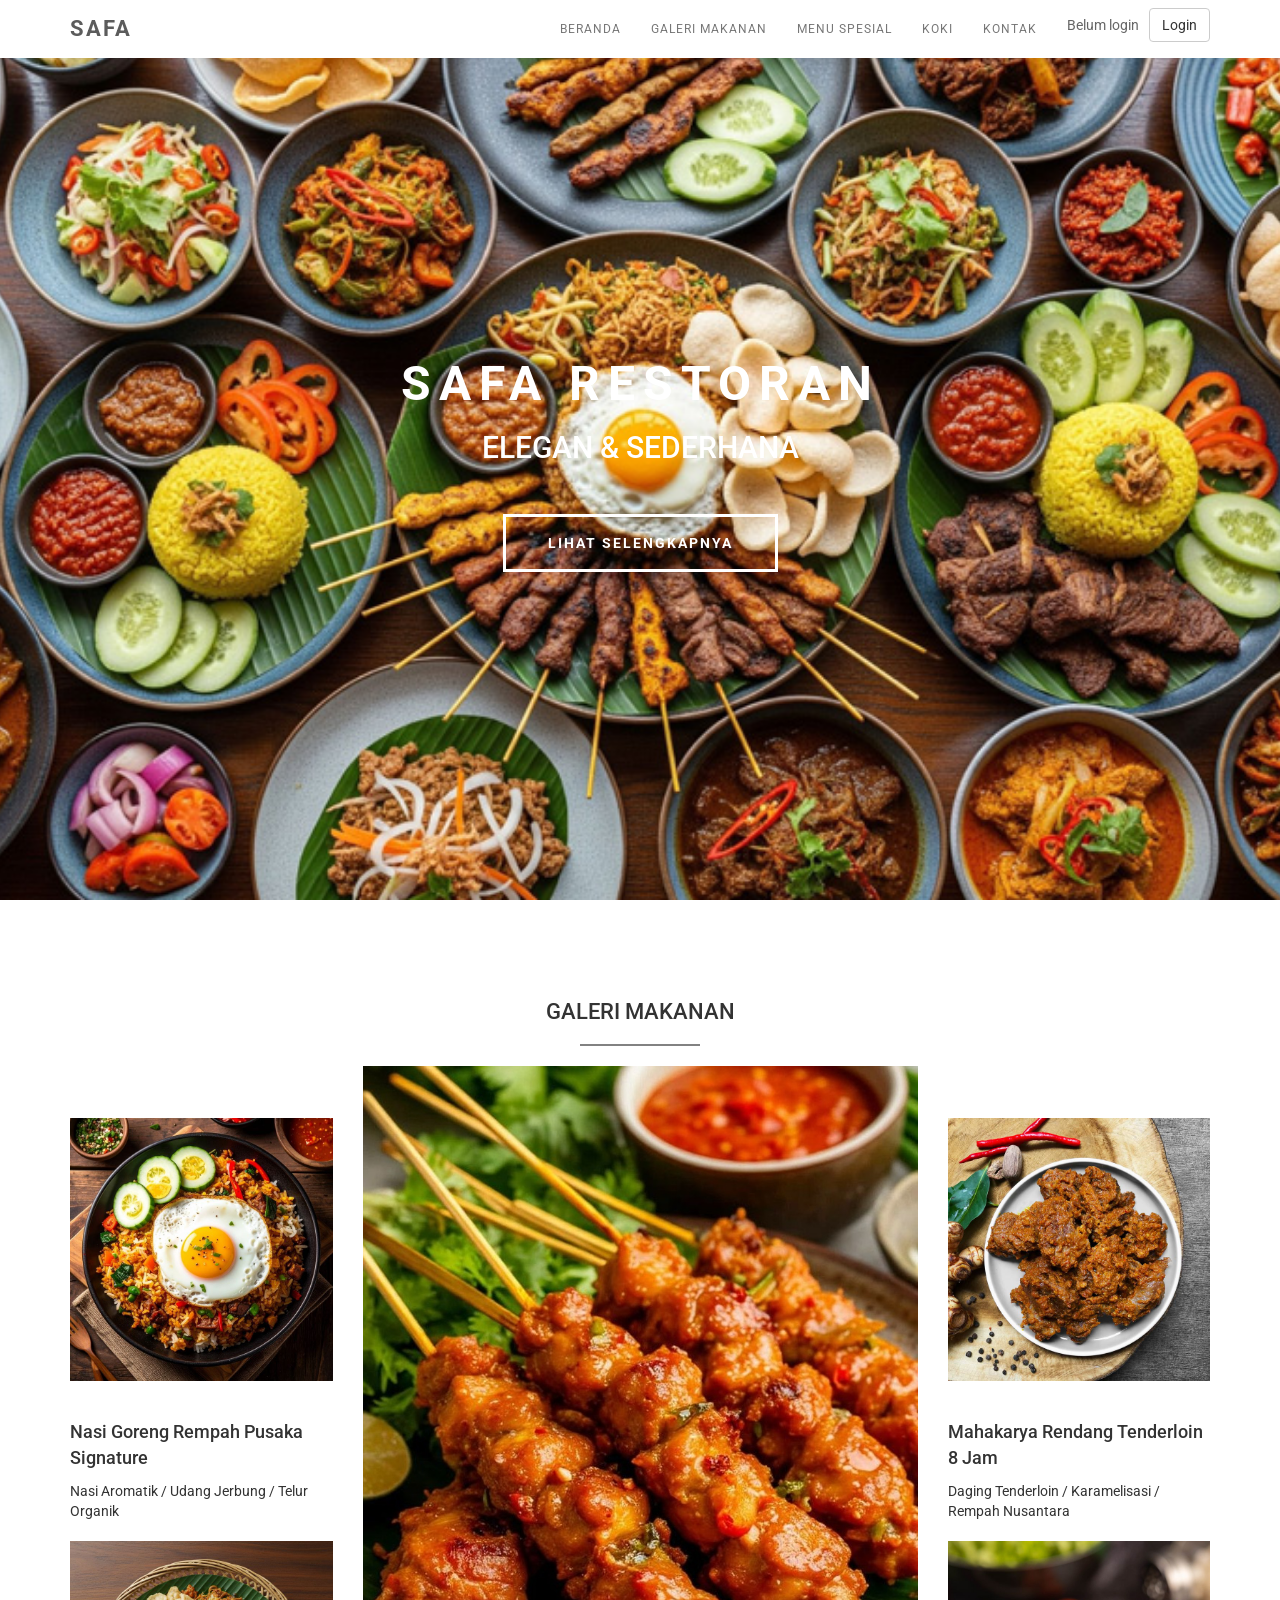
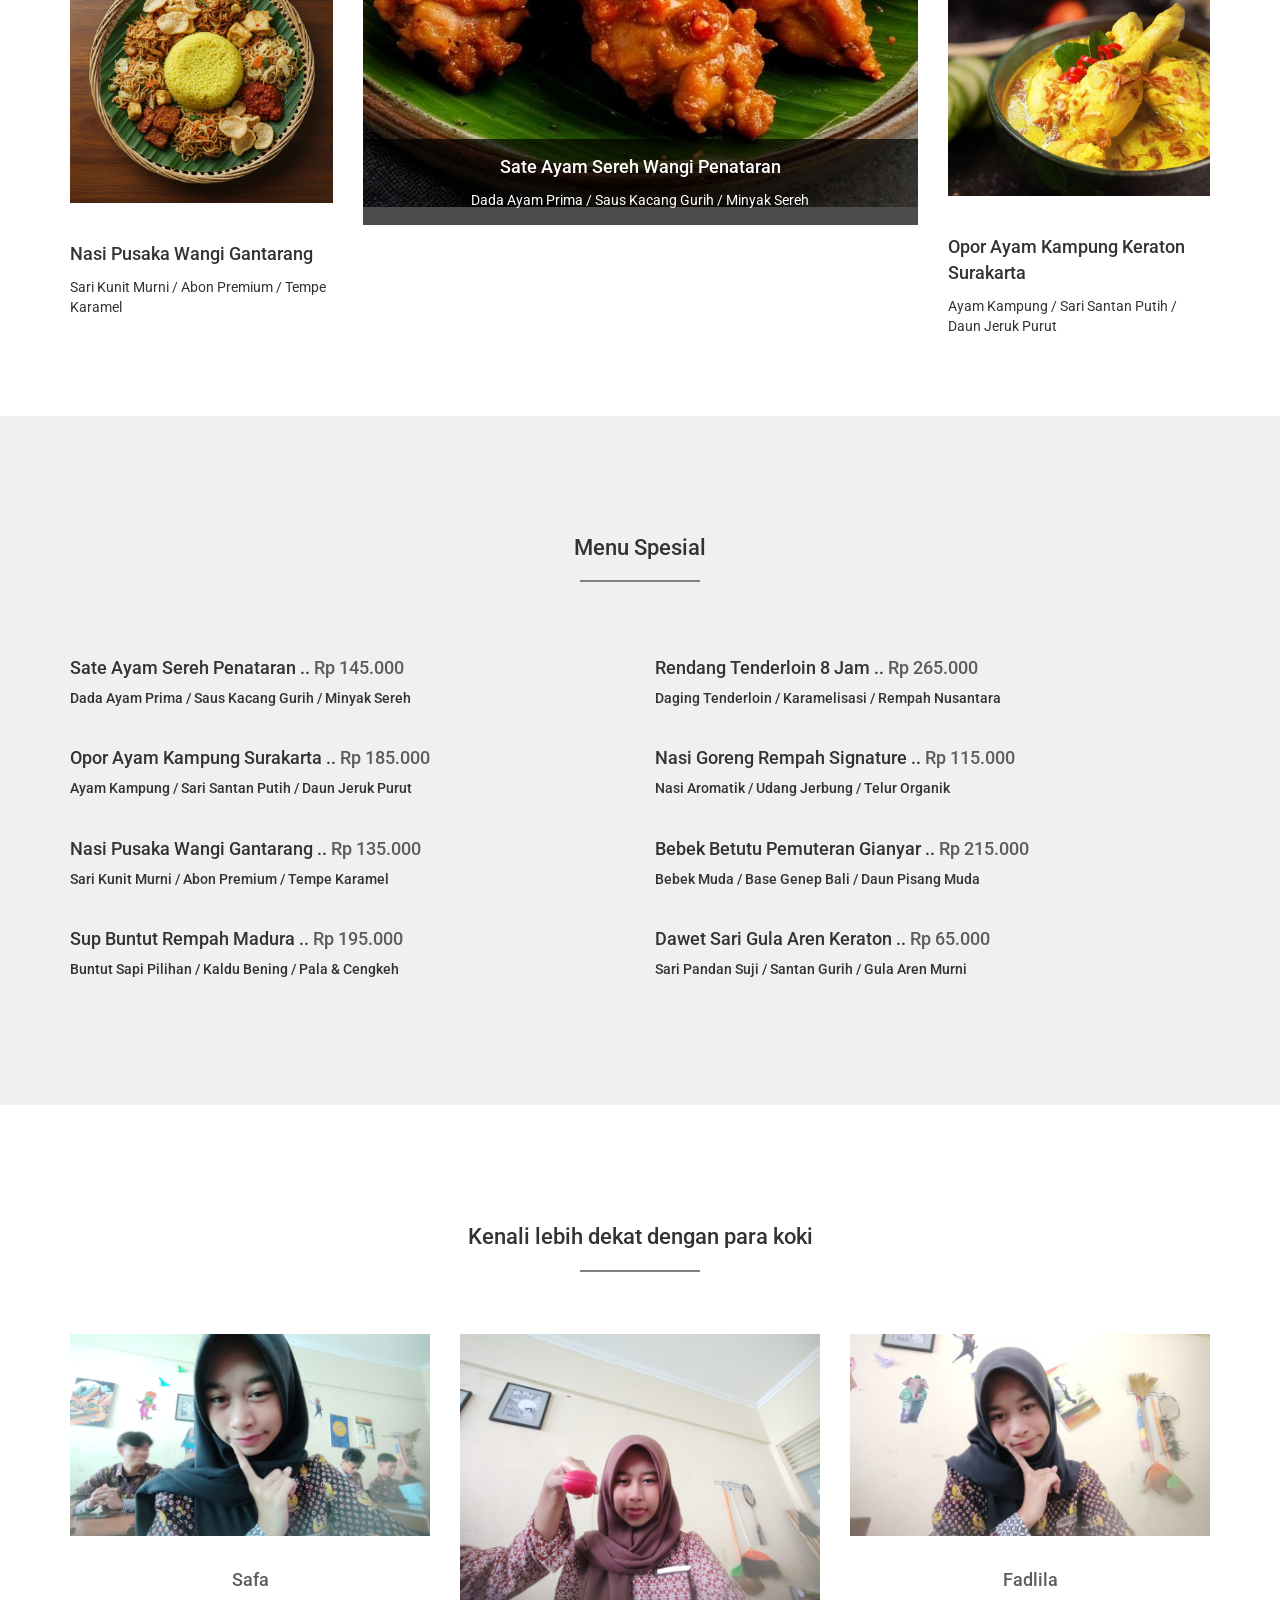
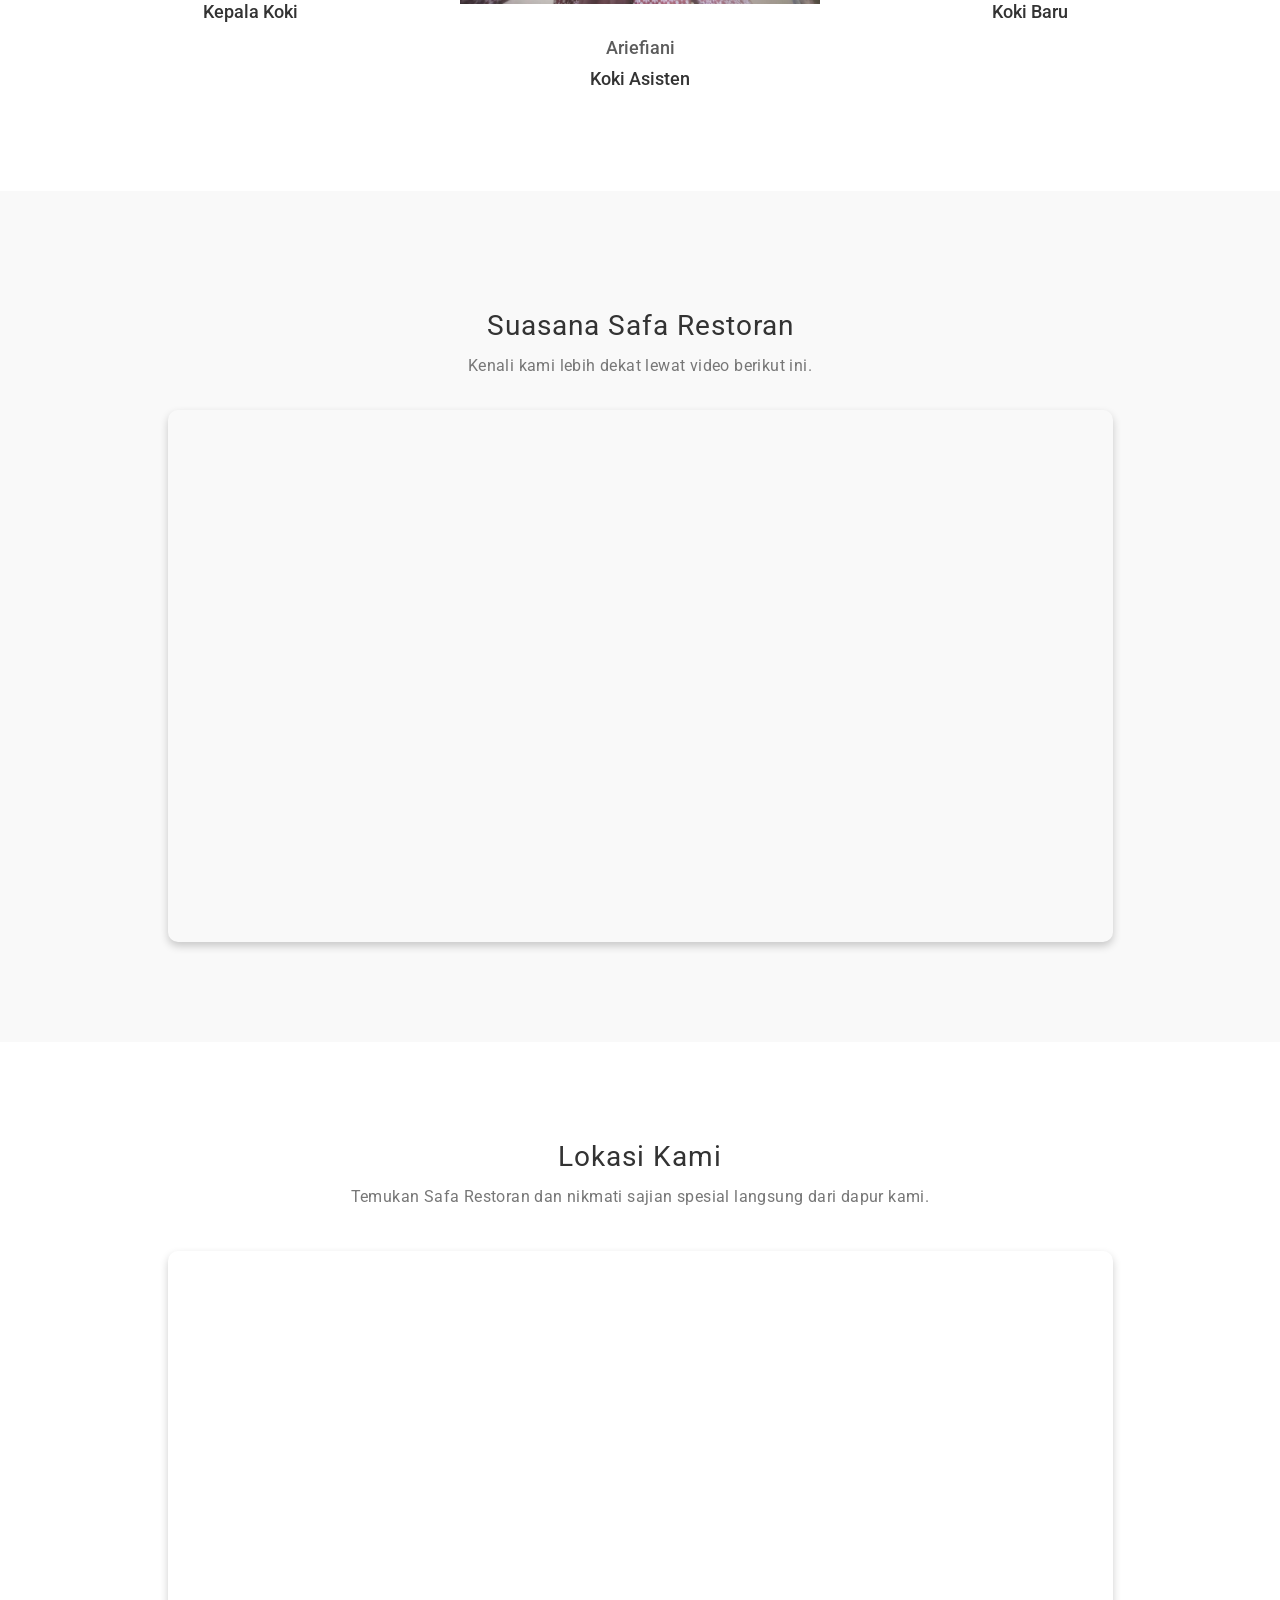
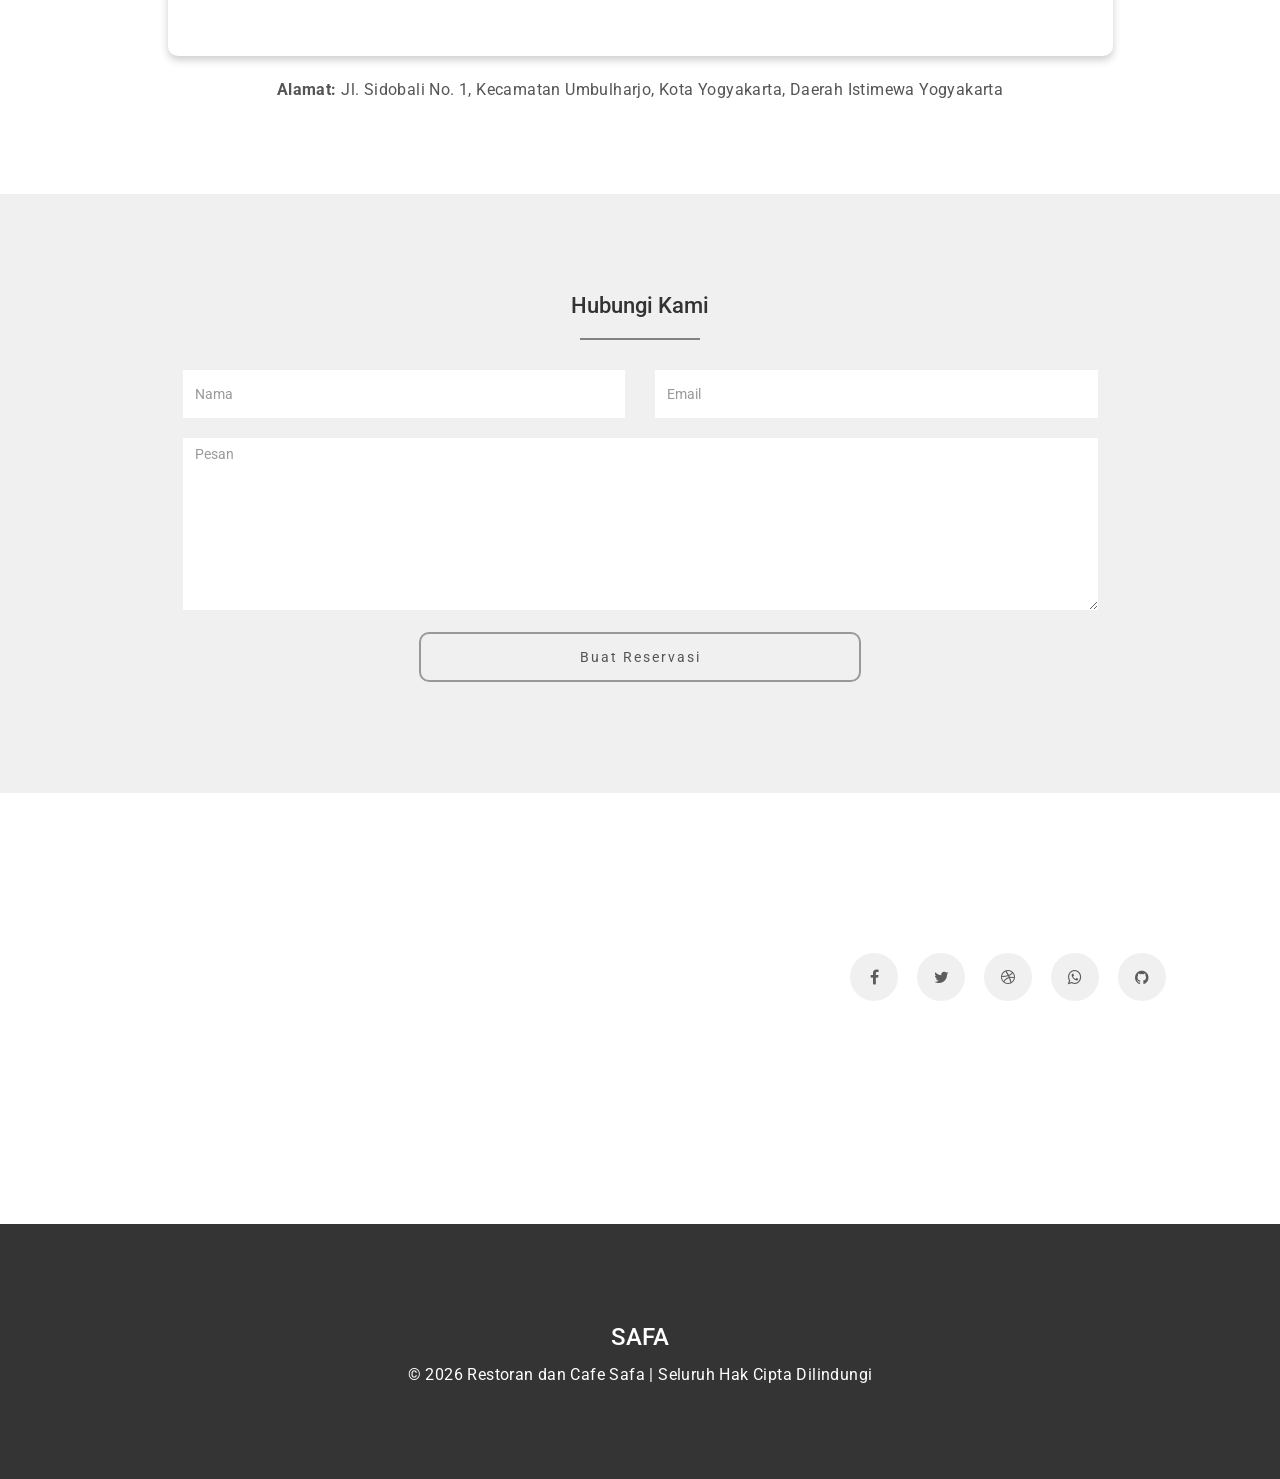
<file: index.html>
<!DOCTYPE html>
<html lang="en">
<head>
	<meta charset="utf-8">
	<title>Safa</title>

	<meta http-equiv="X-UA-Compatible" content="IE=Edge">
	<meta name="viewport" content="width=device-width, initial-scale=1">
	<meta name="keywords" content="">
	<meta name="description" content="">
<link rel="stylesheet" href="css/bootstrap.min.css">
	<link rel="stylesheet" href="css/animate.min.css">
	<link rel="stylesheet" href="css/font-awesome.min.css">
	<link rel="stylesheet" href="css/nivo-lightbox.css">
	<link rel="stylesheet" href="css/nivo_themes/default/default.css">
	<link rel="stylesheet" href="css/style.css">
	<link href='https://fonts.googleapis.com/css?family=Roboto:400,500' rel='stylesheet' type='text/css'>
</head>
<body>

<section class="preloader">
	<div class="sk-spinner sk-spinner-pulse"></div>
</section>

<section class="navbar navbar-default navbar-fixed-top" role="navigation">
	<div class="container">
		<div class="navbar-header">
			<button class="navbar-toggle" data-toggle="collapse" data-target=".navbar-collapse">
				<span class="icon icon-bar"></span>
				<span class="icon icon-bar"></span>
				<span class="icon icon-bar"></span>
			</button>
			<a href="#" class="navbar-brand">SAFA</a>
		</div>
		<div class="collapse navbar-collapse">
			<ul class="nav navbar-nav navbar-right">
				<li><a href="#beranda" class="smoothScroll">BERANDA</a></li>
				<li><a href="#galeri" class="smoothScroll">GALERI MAKANAN</a></li>
				<li><a href="#menu" class="smoothScroll">MENU SPESIAL</a></li>
				<li><a href="#tim" class="smoothScroll">KOKI</a></li>
				<li><a href="#kontak" class="smoothScroll">KONTAK</a></li>
				<li class="navbar-text" style="color: #666; margin-left: 15px; margin-right: 10px;" id="userInfo">Belum login</li>
				<li><button onclick="goLogin()" class="btn btn-default navbar-btn" style="margin-right: 15px;">Login</button></li>
			</ul>
		</div>
	</div>
</section>


<section id="beranda" class="parallax-section">
	<div class="container">
		<div class="row">
			<div class="col-md-12 col-sm-12">
				<h1 style="color: #111; font-weight: bold;">SAFA RESTORAN</h1>
				<h2 style="color: #333;">ELEGAN &amp; SEDERHANA</h2>
				<a href="#galeri" class="smoothScroll btn btn-default">LIHAT SELENGKAPNYA</a>
			</div>
		</div>
	</div>		
</section>


<section id="galeri" class="parallax-section">
	<div class="container">
		<div class="row">
			<div class="col-md-offset-2 col-md-8 col-sm-12 text-center">
				<h1 class="heading">GALERI MAKANAN</h1>
				<hr>
			</div>
		</div>
		
		<div class="row">
			<div class="col-md-3 col-sm-6 wow fadeInUp" data-wow-delay="0.6s">
				<div class="gallery-thumb" style="margin-bottom: 20px;">
					<a href="images/gallery-img4.jpg" data-lightbox-gallery="zenda-gallery"><img src="images/gallery-img4.jpg" class="img-responsive" alt="gallery img"></a>
					<div>
						<h3>Nasi Goreng Rempah Pusaka Signature</h3>
						<span>Nasi Aromatik / Udang Jerbung / Telur Organik</span>
					</div>
				</div>
				<div class="gallery-thumb">
					<a href="images/gallery-img5.jpg" data-lightbox-gallery="zenda-gallery"><img src="images/gallery-img5.jpg" class="img-responsive" alt="gallery img"></a>
					<div>
						<h3>Nasi Pusaka Wangi Gantarang</h3>
						<span>Sari Kunit Murni / Abon Premium / Tempe Karamel</span>
					</div>
				</div>
			</div>

			<div class="col-md-6 col-sm-6 wow fadeInUp" data-wow-delay="0.3s">
				<div class="gallery-thumb large-thumb">
					<a href="images/gallery-img1.jpg" data-lightbox-gallery="zenda-gallery"><img src="images/gallery-img1.jpg" class="img-responsive img-large" alt="gallery img"></a>
					<div class="large-desc">
						<h3>Sate Ayam Sereh Wangi Penataran</h3>
						<span>Dada Ayam Prima / Saus Kacang Gurih / Minyak Sereh</span>
					</div>
				</div>
			</div>

			<div class="col-md-3 col-sm-6 wow fadeInUp" data-wow-delay="0.9s">
				<div class="gallery-thumb" style="margin-bottom: 20px;">
					<a href="images/gallery-img2.jpg" data-lightbox-gallery="zenda-gallery"><img src="images/gallery-img2.jpg" class="img-responsive" alt="gallery img"></a>
					<div>
						<h3>Mahakarya Rendang Tenderloin 8 Jam</h3>
						<span>Daging Tenderloin / Karamelisasi / Rempah Nusantara</span>
					</div>
				</div>
				<div class="gallery-thumb">
					<a href="images/gallery-img3.jpg" data-lightbox-gallery="zenda-gallery"><img src="images/gallery-img3.jpg" class="img-responsive" alt="gallery img"></a>
					<div>
						<h3>Opor Ayam Kampung Keraton Surakarta</h3>
						<span>Ayam Kampung / Sari Santan Putih / Daun Jeruk Purut</span>
					</div>
				</div>
			</div>
		</div>
	</div>
</section>


<section id="menu" class="parallax-section">
	<div class="container">
		<div class="row">
			<div class="col-md-offset-2 col-md-8 col-sm-12 text-center">
				<h1 class="heading">Menu Spesial</h1>
				<hr>
			</div>
			<div class="col-md-6 col-sm-6">
				<h4>Sate Ayam Sereh Penataran .. <span>Rp 145.000</span></h4>
				<h5>Dada Ayam Prima / Saus Kacang Gurih / Minyak Sereh</h5>
			</div>
			<div class="col-md-6 col-sm-6">
				<h4>Rendang Tenderloin 8 Jam .. <span>Rp 265.000</span></h4>
				<h5>Daging Tenderloin / Karamelisasi / Rempah Nusantara</h5>
			</div>
			<div class="col-md-6 col-sm-6">
				<h4>Opor Ayam Kampung Surakarta .. <span>Rp 185.000</span></h4>
				<h5>Ayam Kampung / Sari Santan Putih / Daun Jeruk Purut</h5>
			</div>
			<div class="col-md-6 col-sm-6">
				<h4>Nasi Goreng Rempah Signature .. <span>Rp 115.000</span></h4>
				<h5>Nasi Aromatik / Udang Jerbung / Telur Organik</h5>
			</div>
			<div class="col-md-6 col-sm-6">
				<h4>Nasi Pusaka Wangi Gantarang .. <span>Rp 135.000</span></h4>
				<h5>Sari Kunit Murni / Abon Premium / Tempe Karamel</h5>
			</div>
			<div class="col-md-6 col-sm-6">
				<h4>Bebek Betutu Pemuteran Gianyar .. <span>Rp 215.000</span></h4>
				<h5>Bebek Muda / Base Genep Bali / Daun Pisang Muda</h5>
			</div>
			<div class="col-md-6 col-sm-6">
				<h4>Sup Buntut Rempah Madura .. <span>Rp 195.000</span></h4>
				<h5>Buntut Sapi Pilihan / Kaldu Bening / Pala & Cengkeh</h5>
			</div>
			<div class="col-md-6 col-sm-6">
				<h4>Dawet Sari Gula Aren Keraton .. <span>Rp 65.000</span></h4>
				<h5>Sari Pandan Suji / Santan Gurih / Gula Aren Murni</h5>
			</div>
		</div>
	</div>
</section>		


<section id="tim" class="parallax-section">
	<div class="container">
		<div class="row">
			<div class="col-md-offset-2 col-md-8 col-sm-12 text-center">
				<h1 class="heading">Kenali lebih dekat dengan para koki</h1>
				<hr>
			</div>
			<div class="col-md-4 col-sm-4 wow fadeInUp" data-wow-delay="0.3s">
				<img src="images/team1.jpeg" class="img-responsive center-block" alt="team img">
				<h4>Safa</h4>
				<h3>Kepala Koki</h3>
			</div>
			<div class="col-md-4 col-sm-4 wow fadeInUp" data-wow-delay="0.6s">
				<img src="images/team2.jpeg" class="img-responsive center-block" alt="team img">
				<h4>Ariefiani</h4>
				<h3>Koki Asisten</h3>
			</div>
			<div class="col-md-4 col-sm-4 wow fadeInUp" data-wow-delay="0.9s">
				<img src="images/team3.jpeg" class="img-responsive center-block" alt="team img">
				<h4>Fadlila</h4>
				<h3>Koki Baru</h3>
			</div>
		</div>
	</div>
</section>

<section id="restaurant-video" style="padding: 100px 0; background-color: #f9f9f9; text-align: center;">
    <div class="container">
        <div class="row">
            <div class="col-md-12 col-sm-12">
                <div class="section-title" style="margin-bottom: 30px;">
                 <h2 style="font-size: 28px; font-weight: normal; letter-spacing: 1px; color: #333;">Suasana Safa Restoran</h2>
                 <p style="font-size: 16px; color: #777; margin-top: 10px;">Kenali kami lebih dekat lewat video berikut ini.</p>
             </div>
            </div>
        </div>
        <div class="row">
            <div class="col-md-offset-1 col-md-10 col-sm-12">
                <div style="position: relative; padding-bottom: 56.25%; height: 0; overflow: hidden; max-width: 100%; box-shadow: 0 4px 8px rgba(0,0,0,0.2); border-radius: 10px;">
                    <iframe
                        src="https://www.youtube.com/embed/WW0SLuX8HsI?si=SfgN5mGL2p3f5dmu"
                        title="Suasana Safa Restoran Video Promosi"
                        frameborder="0"
                        allow="accelerometer; autoplay; clipboard-write; encrypted-media; gyroscope; picture-in-picture; web-share"
                        allowfullscreen
                        style="position: absolute; top: 0; left: 0; width: 100%; height: 100%;">
                    </iframe>
                </div>
            </div>
        </div>
    </div>
</section>

<section id="kontak" style="padding: 80px 0; background-color: #ffffff; text-align: center;">
    <div class="container">
        <div class="row">
            <div class="col-md-12">
                <div class="section-title" style="margin-bottom: 40px;">
                    <h2 style="font-size: 28px; font-weight: normal; letter-spacing: 1px; color: #333;">Lokasi Kami</h2>
                    <p style="font-size: 16px; color: #777; margin-top: 10px;">Temukan Safa Restoran dan nikmati sajian spesial langsung dari dapur kami.</p>
                </div>
            </div>
        </div>
        <div class="row">
            <div class="col-md-10 col-md-offset-1 col-sm-12">
                <div style="border-radius: 10px; overflow: hidden; box-shadow: 0 4px 8px rgba(0,0,0,0.2);">
                    <iframe 
                        src="https://maps.google.com/maps?q=SMA+Negeri+8+Yogyakarta&t=&z=15&ie=UTF8&iwloc=&output=embed" 
                        width="100%" 
                        height="400" 
                        style="border:0;" 
                        allowfullscreen="" 
                        loading="lazy" 
                        referrerpolicy="no-referrer-when-downgrade">
                    </iframe>
                </div>
                <p style="margin-top: 20px; font-size: 16px; color: #555;">
                    <ion-icon name="location-outline"></ion-icon> <strong>Alamat:</strong> Jl. Sidobali No. 1, Kecamatan Umbulharjo, Kota Yogyakarta, Daerah Istimewa Yogyakarta
            </div>
        </div>
    </div>
</section>
	
<section id="kontak" class="parallax-section">
	<div class="container">
		<div class="row">
			<div class="col-md-offset-1 col-md-10 col-sm-12 text-center">
				<h1 class="heading">Hubungi Kami</h1>
				<hr>
			</div>
			<div class="col-md-offset-1 col-md-10 col-sm-12 wow fadeIn" data-wow-delay="0.9s">
				<form action="#" method="post">
					<div class="col-md-6 col-sm-6">
						<input name="name" type="text" class="form-control" id="name" placeholder="Nama">
					</div>
					<div class="col-md-6 col-sm-6">
						<input name="email" type="email" class="form-control" id="email" placeholder="Email">
					</div>
					<div class="col-md-12 col-sm-12">
						<textarea name="message" rows="8" class="form-control" id="message" placeholder="Pesan"></textarea>
					</div>
					<div class="col-md-offset-3 col-md-6 col-sm-offset-3 col-sm-6">
						<input name="submit" type="submit" class="form-control" id="submit" value="Buat Reservasi">
					</div>
				</form>
			</div>
			<div class="col-md-2 col-sm-1"></div>
		</div>
	</div>
</section>


<footer class="parallax-section">
	<div class="container">
		<div class="row">
			<div class="col-md-4 col-sm-4 wow fadeInUp" data-wow-delay="0.6s">
				<h2 class="heading">Info Kontak</h2>
				<div class="ph">
					<p><i class="fa fa-phone"></i> Telepon</p>
					<h4>081-234-5678</h4>
				</div>
				<div class="address">
					<p><i class="fa fa-map-marker"></i> Lokasi Kami</p>
					<h4>Jalan Sidobali Nomor 1, Kecamatan Umbulharjo, Kota Yogyakarta</h4>
				</div>
			</div>
			<div class="col-md-4 col-sm-4 wow fadeInUp" data-wow-delay="0.6s">
				<h2 class="heading">Jam Buka</h2>
					<p>Minggu <span>10:30 - 22:00</span></p>
					<p>Senin-Jumat <span>9:00 - 20:00</span></p>
					<p>Sabtu <span>11:30 - 22:00</span></p>
			</div>
			<div class="col-md-4 col-sm-4 wow fadeInUp" data-wow-delay="0.6s">
				<h2 class="heading">Ikuti Kami</h2>
				<ul class="social-icon">
					<li><a href="#" class="fa fa-facebook wow bounceIn" data-wow-delay="0.3s"></a></li>
					<li><a href="#" class="fa fa-twitter wow bounceIn" data-wow-delay="0.6s"></a></li>
					<li><a href="#" class="fa fa-dribbble wow bounceIn" data-wow-delay="0.9s"></a></li>
					<li><a href="#" class="fa fa-whatsapp wow bounceIn" data-wow-delay="0.9s"></a></li>
					<li><a href="#" class="fa fa-github wow bounceIn" data-wow-delay="0.9s"></a></li>
				</ul>
			</div>
		</div>
	</div>
</footer>


<section id="copyright">
	<div class="container">
		<div class="row">
			<div class="col-md-12 col-sm-12">
				<h3>SAFA</h3>
				<p>© 2026 Restoran dan Cafe Safa | Seluruh Hak Cipta Dilindungi</a></p>
			</div>
		</div>
	</div>
</section>

<script src="js/jquery.js"></script>
<script src="js/bootstrap.min.js"></script>
<script src="js/jquery.parallax.js"></script>
<script src="js/smoothscroll.js"></script>
<script src="js/nivo-lightbox.min.js"></script>
<script src="js/wow.min.js"></script>
<script src="js/custom.js"></script>
<script>
function goLogin() {
	window.location.href = "login/index.html";
}
</script>

<script src="login/js/welcome.js"></script>
	
</body>
</html>
</file>
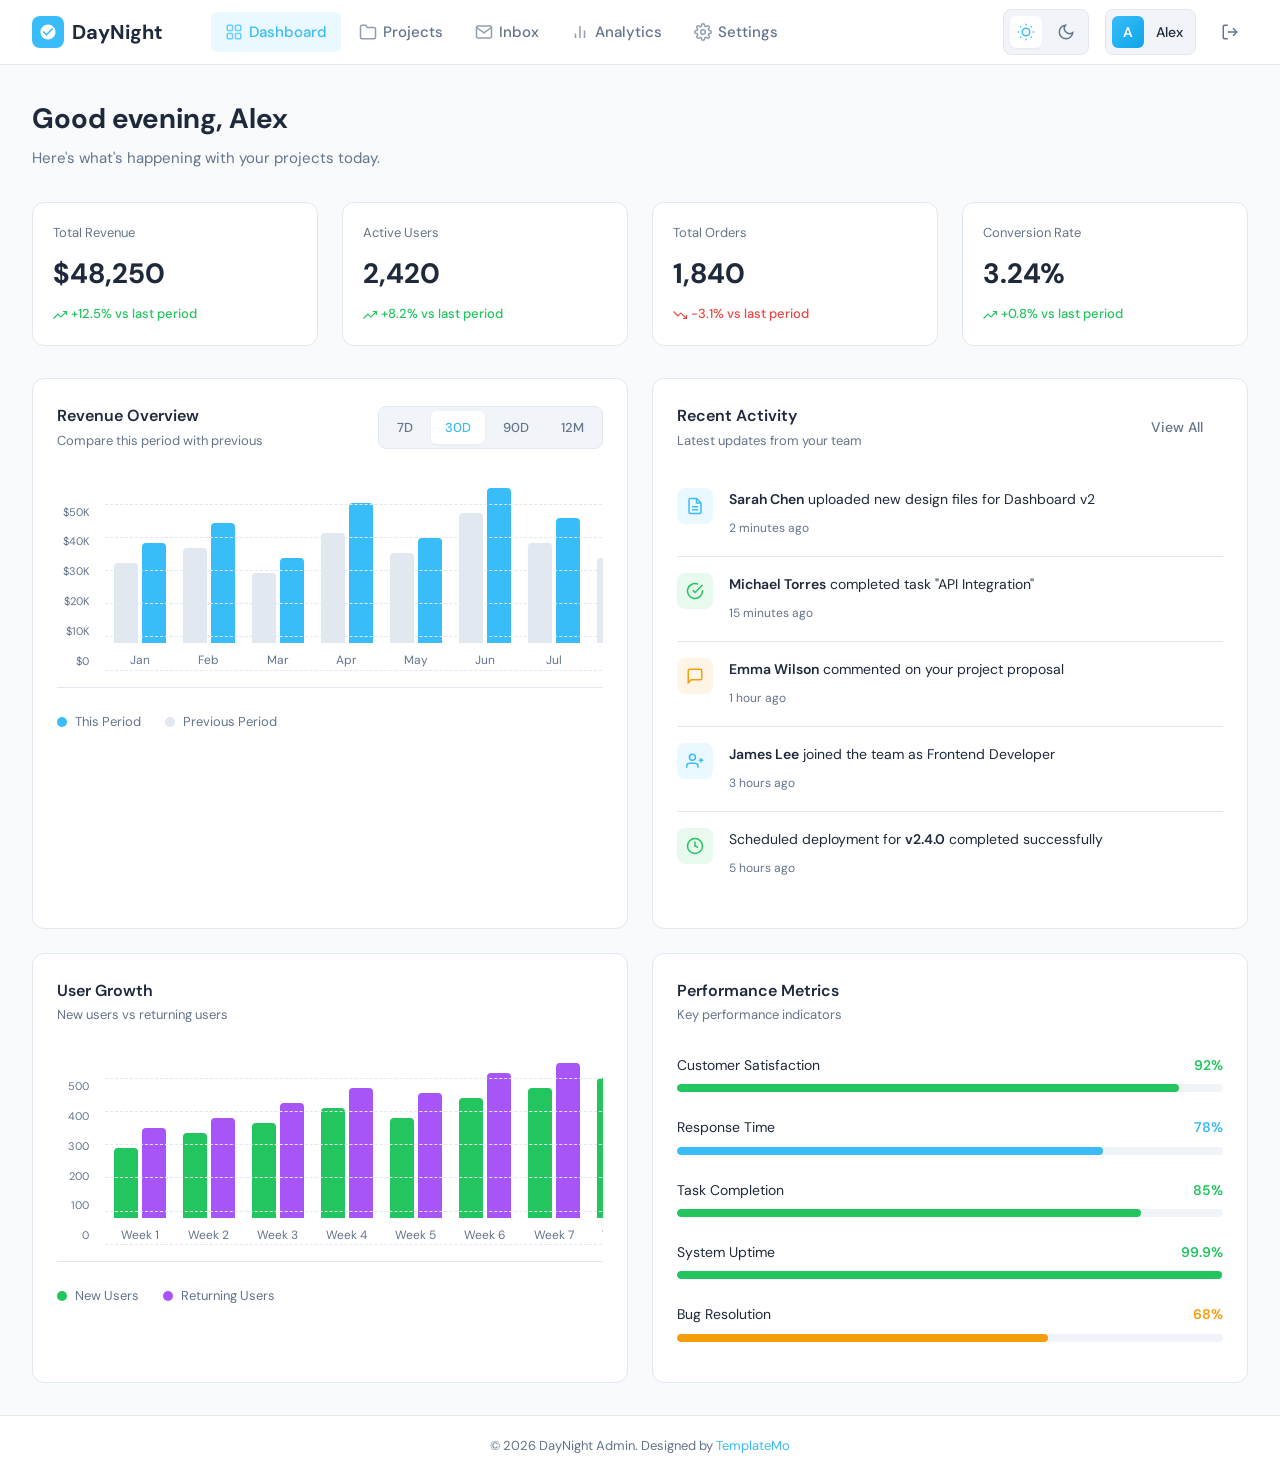
<file: admin/index.html>
<!DOCTYPE html>
<html lang="en">
<head>
    <meta charset="UTF-8">
    <meta name="viewport" content="width=device-width, initial-scale=1.0">
    <title>Dashboard - DayNight Admin</title>
    <script>
        // Prevent flash of white in dark mode - runs before CSS/page render
        if (localStorage.getItem('daynight-theme') === 'carbon') {
            document.documentElement.classList.add('carbon');
        }
    </script>
    <link rel="stylesheet" href="templatemo-daynight-style.css">
    <!--

TemplateMo 608 DayNight Admin

https://templatemo.com/tm-608-daynight-admin

-->
</head>
<body>
    <!-- Mobile Menu Overlay -->
    <div class="mobile-menu-overlay"></div>
    
    <!-- Mobile Menu -->
    <div class="mobile-menu">
        <div class="mobile-menu-header">
            <a href="index.html" class="logo">
                <div class="logo-icon">
                    <svg viewBox="0 0 24 24" fill="currentColor">
                        <path d="M12 2C6.48 2 2 6.48 2 12s4.48 10 10 10 10-4.48 10-10S17.52 2 12 2zm-2 15l-5-5 1.41-1.41L10 14.17l7.59-7.59L19 8l-9 9z"/>
                    </svg>
                </div>
                DayNight
            </a>
            <button class="mobile-menu-close" onclick="closeMobileMenu()">
                <svg viewBox="0 0 24 24" fill="none" stroke="currentColor" stroke-width="2">
                    <line x1="18" y1="6" x2="6" y2="18"/>
                    <line x1="6" y1="6" x2="18" y2="18"/>
                </svg>
            </button>
        </div>
        <nav class="mobile-menu-nav">
            <a href="index.html" class="active">
                <svg viewBox="0 0 24 24" fill="none" stroke="currentColor" stroke-width="2">
                    <rect x="3" y="3" width="7" height="7" rx="1"/>
                    <rect x="14" y="3" width="7" height="7" rx="1"/>
                    <rect x="3" y="14" width="7" height="7" rx="1"/>
                    <rect x="14" y="14" width="7" height="7" rx="1"/>
                </svg>
                Dashboard
            </a>
            <a href="projects.html">
                <svg viewBox="0 0 24 24" fill="none" stroke="currentColor" stroke-width="2">
                    <path d="M22 19a2 2 0 0 1-2 2H4a2 2 0 0 1-2-2V5a2 2 0 0 1 2-2h5l2 3h9a2 2 0 0 1 2 2z"/>
                </svg>
                Projects
            </a>
            <a href="inbox.html">
                <svg viewBox="0 0 24 24" fill="none" stroke="currentColor" stroke-width="2">
                    <path d="M4 4h16c1.1 0 2 .9 2 2v12c0 1.1-.9 2-2 2H4c-1.1 0-2-.9-2-2V6c0-1.1.9-2 2-2z"/>
                    <polyline points="22,6 12,13 2,6"/>
                </svg>
                Inbox
            </a>
            <a href="analytics.html">
                <svg viewBox="0 0 24 24" fill="none" stroke="currentColor" stroke-width="2">
                    <line x1="18" y1="20" x2="18" y2="10"/>
                    <line x1="12" y1="20" x2="12" y2="4"/>
                    <line x1="6" y1="20" x2="6" y2="14"/>
                </svg>
                Analytics
            </a>
            <a href="settings.html">
                <svg viewBox="0 0 24 24" fill="none" stroke="currentColor" stroke-width="2">
                    <circle cx="12" cy="12" r="3"/>
                    <path d="M19.4 15a1.65 1.65 0 0 0 .33 1.82l.06.06a2 2 0 0 1 0 2.83 2 2 0 0 1-2.83 0l-.06-.06a1.65 1.65 0 0 0-1.82-.33 1.65 1.65 0 0 0-1 1.51V21a2 2 0 0 1-2 2 2 2 0 0 1-2-2v-.09A1.65 1.65 0 0 0 9 19.4a1.65 1.65 0 0 0-1.82.33l-.06.06a2 2 0 0 1-2.83 0 2 2 0 0 1 0-2.83l.06-.06a1.65 1.65 0 0 0 .33-1.82 1.65 1.65 0 0 0-1.51-1H3a2 2 0 0 1-2-2 2 2 0 0 1 2-2h.09A1.65 1.65 0 0 0 4.6 9a1.65 1.65 0 0 0-.33-1.82l-.06-.06a2 2 0 0 1 0-2.83 2 2 0 0 1 2.83 0l.06.06a1.65 1.65 0 0 0 1.82.33H9a1.65 1.65 0 0 0 1-1.51V3a2 2 0 0 1 2-2 2 2 0 0 1 2 2v.09a1.65 1.65 0 0 0 1 1.51 1.65 1.65 0 0 0 1.82-.33l.06-.06a2 2 0 0 1 2.83 0 2 2 0 0 1 0 2.83l-.06.06a1.65 1.65 0 0 0-.33 1.82V9a1.65 1.65 0 0 0 1.51 1H21a2 2 0 0 1 2 2 2 2 0 0 1-2 2h-.09a1.65 1.65 0 0 0-1.51 1z"/>
                </svg>
                Settings
            </a>
        </nav>
        <div class="mobile-menu-footer">
            <a href="login.html" class="mobile-logout-btn">
                <svg viewBox="0 0 24 24" fill="none" stroke="currentColor" stroke-width="2">
                    <path d="M9 21H5a2 2 0 0 1-2-2V5a2 2 0 0 1 2-2h4"/>
                    <polyline points="16 17 21 12 16 7"/>
                    <line x1="21" y1="12" x2="9" y2="12"/>
                </svg>
                Logout
            </a>
            <div class="theme-toggle">
                <button class="theme-btn theme-btn-snow active" onclick="setTheme('snow')" title="Snow Edition">
                    <svg viewBox="0 0 24 24" fill="none" stroke="currentColor" stroke-width="2">
                        <circle cx="12" cy="12" r="5"/>
                        <line x1="12" y1="1" x2="12" y2="3"/>
                        <line x1="12" y1="21" x2="12" y2="23"/>
                        <line x1="4.22" y1="4.22" x2="5.64" y2="5.64"/>
                        <line x1="18.36" y1="18.36" x2="19.78" y2="19.78"/>
                        <line x1="1" y1="12" x2="3" y2="12"/>
                        <line x1="21" y1="12" x2="23" y2="12"/>
                        <line x1="4.22" y1="19.78" x2="5.64" y2="18.36"/>
                        <line x1="18.36" y1="5.64" x2="19.78" y2="4.22"/>
                    </svg>
                </button>
                <button class="theme-btn theme-btn-carbon" onclick="setTheme('carbon')" title="Carbon Edition">
                    <svg viewBox="0 0 24 24" fill="none" stroke="currentColor" stroke-width="2">
                        <path d="M21 12.79A9 9 0 1 1 11.21 3 7 7 0 0 0 21 12.79z"/>
                    </svg>
                </button>
            </div>
        </div>
    </div>

    <div class="app-container">
        <!-- Top Navigation -->
        <nav class="top-nav">
            <div class="nav-container">
                <div class="nav-left">
                    <a href="index.html" class="logo">
                        <div class="logo-icon">
                            <svg viewBox="0 0 24 24" fill="currentColor">
                                <path d="M12 2C6.48 2 2 6.48 2 12s4.48 10 10 10 10-4.48 10-10S17.52 2 12 2zm-2 15l-5-5 1.41-1.41L10 14.17l7.59-7.59L19 8l-9 9z"/>
                            </svg>
                        </div>
                        DayNight
                    </a>
                    <div class="nav-menu">
                        <div class="nav-item">
                            <a href="index.html" class="nav-link active">
                                <svg viewBox="0 0 24 24" fill="none" stroke="currentColor" stroke-width="2">
                                    <rect x="3" y="3" width="7" height="7" rx="1"/>
                                    <rect x="14" y="3" width="7" height="7" rx="1"/>
                                    <rect x="3" y="14" width="7" height="7" rx="1"/>
                                    <rect x="14" y="14" width="7" height="7" rx="1"/>
                                </svg>
                                Dashboard
                            </a>
                        </div>
                        <div class="nav-item">
                            <a href="projects.html" class="nav-link">
                                <svg viewBox="0 0 24 24" fill="none" stroke="currentColor" stroke-width="2">
                                    <path d="M22 19a2 2 0 0 1-2 2H4a2 2 0 0 1-2-2V5a2 2 0 0 1 2-2h5l2 3h9a2 2 0 0 1 2 2z"/>
                                </svg>
                                Projects
                            </a>
                        </div>
                        <div class="nav-item">
                            <a href="inbox.html" class="nav-link">
                                <svg viewBox="0 0 24 24" fill="none" stroke="currentColor" stroke-width="2">
                                    <path d="M4 4h16c1.1 0 2 .9 2 2v12c0 1.1-.9 2-2 2H4c-1.1 0-2-.9-2-2V6c0-1.1.9-2 2-2z"/>
                                    <polyline points="22,6 12,13 2,6"/>
                                </svg>
                                Inbox
                            </a>
                        </div>
                        <div class="nav-item">
                            <a href="analytics.html" class="nav-link">
                                <svg viewBox="0 0 24 24" fill="none" stroke="currentColor" stroke-width="2">
                                    <line x1="18" y1="20" x2="18" y2="10"/>
                                    <line x1="12" y1="20" x2="12" y2="4"/>
                                    <line x1="6" y1="20" x2="6" y2="14"/>
                                </svg>
                                Analytics
                            </a>
                        </div>
                        <div class="nav-item">
                            <a href="settings.html" class="nav-link">
                                <svg viewBox="0 0 24 24" fill="none" stroke="currentColor" stroke-width="2">
                                    <circle cx="12" cy="12" r="3"/>
                                    <path d="M19.4 15a1.65 1.65 0 0 0 .33 1.82l.06.06a2 2 0 0 1 0 2.83 2 2 0 0 1-2.83 0l-.06-.06a1.65 1.65 0 0 0-1.82-.33 1.65 1.65 0 0 0-1 1.51V21a2 2 0 0 1-2 2 2 2 0 0 1-2-2v-.09A1.65 1.65 0 0 0 9 19.4a1.65 1.65 0 0 0-1.82.33l-.06.06a2 2 0 0 1-2.83 0 2 2 0 0 1 0-2.83l.06-.06a1.65 1.65 0 0 0 .33-1.82 1.65 1.65 0 0 0-1.51-1H3a2 2 0 0 1-2-2 2 2 0 0 1 2-2h.09A1.65 1.65 0 0 0 4.6 9a1.65 1.65 0 0 0-.33-1.82l-.06-.06a2 2 0 0 1 0-2.83 2 2 0 0 1 2.83 0l.06.06a1.65 1.65 0 0 0 1.82.33H9a1.65 1.65 0 0 0 1-1.51V3a2 2 0 0 1 2-2 2 2 0 0 1 2 2v.09a1.65 1.65 0 0 0 1 1.51 1.65 1.65 0 0 0 1.82-.33l.06-.06a2 2 0 0 1 2.83 0 2 2 0 0 1 0 2.83l-.06.06a1.65 1.65 0 0 0-.33 1.82V9a1.65 1.65 0 0 0 1.51 1H21a2 2 0 0 1 2 2 2 2 0 0 1-2 2h-.09a1.65 1.65 0 0 0-1.51 1z"/>
                                </svg>
                                Settings
                            </a>
                        </div>
                    </div>
                </div>
                <div class="nav-right">
                    <div class="theme-toggle">
                        <button class="theme-btn theme-btn-snow active" onclick="setTheme('snow')" title="Snow Edition">
                            <svg viewBox="0 0 24 24" fill="none" stroke="currentColor" stroke-width="2">
                                <circle cx="12" cy="12" r="5"/>
                                <line x1="12" y1="1" x2="12" y2="3"/>
                                <line x1="12" y1="21" x2="12" y2="23"/>
                                <line x1="4.22" y1="4.22" x2="5.64" y2="5.64"/>
                                <line x1="18.36" y1="18.36" x2="19.78" y2="19.78"/>
                                <line x1="1" y1="12" x2="3" y2="12"/>
                                <line x1="21" y1="12" x2="23" y2="12"/>
                                <line x1="4.22" y1="19.78" x2="5.64" y2="18.36"/>
                                <line x1="18.36" y1="5.64" x2="19.78" y2="4.22"/>
                            </svg>
                        </button>
                        <button class="theme-btn theme-btn-carbon" onclick="setTheme('carbon')" title="Carbon Edition">
                            <svg viewBox="0 0 24 24" fill="none" stroke="currentColor" stroke-width="2">
                                <path d="M21 12.79A9 9 0 1 1 11.21 3 7 7 0 0 0 21 12.79z"/>
                            </svg>
                        </button>
                    </div>
                    <button class="user-menu">
                        <div class="user-avatar">A</div>
                        <span class="user-name">Alex</span>
                    </button>
                    <a href="login.html" class="btn-logout" title="Logout">
                        <svg viewBox="0 0 24 24" fill="none" stroke="currentColor" stroke-width="2">
                            <path d="M9 21H5a2 2 0 0 1-2-2V5a2 2 0 0 1 2-2h4"/>
                            <polyline points="16 17 21 12 16 7"/>
                            <line x1="21" y1="12" x2="9" y2="12"/>
                        </svg>
                    </a>
                    <button class="mobile-menu-btn" onclick="toggleMobileMenu()">
                        <svg viewBox="0 0 24 24" fill="none" stroke="currentColor" stroke-width="2">
                            <line x1="3" y1="12" x2="21" y2="12"/>
                            <line x1="3" y1="6" x2="21" y2="6"/>
                            <line x1="3" y1="18" x2="21" y2="18"/>
                        </svg>
                    </button>
                </div>
            </div>
        </nav>

        <!-- Main Content -->
        <main class="main-content">
            <!-- Page Header -->
            <div class="page-header">
                <h1 class="greeting" id="greeting">Good morning, Alex</h1>
                <p class="greeting-sub">Here's what's happening with your projects today.</p>
            </div>

            <!-- Stats Grid -->
            <div class="stats-grid">
                <div class="stat-card">
                    <div class="stat-label">Total Revenue</div>
                    <div class="stat-value">$48,250</div>
                    <div class="stat-change positive">
                        <svg viewBox="0 0 24 24" fill="none" stroke="currentColor" stroke-width="2">
                            <polyline points="23 6 13.5 15.5 8.5 10.5 1 18"/>
                            <polyline points="17 6 23 6 23 12"/>
                        </svg>
                        +12.5% vs last period
                    </div>
                </div>
                <div class="stat-card">
                    <div class="stat-label">Active Users</div>
                    <div class="stat-value">2,420</div>
                    <div class="stat-change positive">
                        <svg viewBox="0 0 24 24" fill="none" stroke="currentColor" stroke-width="2">
                            <polyline points="23 6 13.5 15.5 8.5 10.5 1 18"/>
                            <polyline points="17 6 23 6 23 12"/>
                        </svg>
                        +8.2% vs last period
                    </div>
                </div>
                <div class="stat-card">
                    <div class="stat-label">Total Orders</div>
                    <div class="stat-value">1,840</div>
                    <div class="stat-change negative">
                        <svg viewBox="0 0 24 24" fill="none" stroke="currentColor" stroke-width="2">
                            <polyline points="23 18 13.5 8.5 8.5 13.5 1 6"/>
                            <polyline points="17 18 23 18 23 12"/>
                        </svg>
                        -3.1% vs last period
                    </div>
                </div>
                <div class="stat-card">
                    <div class="stat-label">Conversion Rate</div>
                    <div class="stat-value">3.24%</div>
                    <div class="stat-change positive">
                        <svg viewBox="0 0 24 24" fill="none" stroke="currentColor" stroke-width="2">
                            <polyline points="23 6 13.5 15.5 8.5 10.5 1 18"/>
                            <polyline points="17 6 23 6 23 12"/>
                        </svg>
                        +0.8% vs last period
                    </div>
                </div>
            </div>

            <!-- Two Column Layout -->
            <div class="two-col">
                <!-- Comparison Chart -->
                <div class="card">
                    <div class="card-header">
                        <div>
                            <h3 class="card-title">Revenue Overview</h3>
                            <p class="card-subtitle">Compare this period with previous</p>
                        </div>
                        <div class="date-picker">
                            <button class="date-btn" onclick="setDateRange('7d', this)">7D</button>
                            <button class="date-btn active" onclick="setDateRange('30d', this)">30D</button>
                            <button class="date-btn" onclick="setDateRange('90d', this)">90D</button>
                            <button class="date-btn" onclick="setDateRange('12m', this)">12M</button>
                        </div>
                    </div>
                    <div class="chart-container">
                        <div class="chart-scroll">
                            <div class="chart-scroll-inner">
                                <div class="bar-chart">
                                    <div class="y-axis">
                                        <span class="y-axis-label">$50K</span>
                                        <span class="y-axis-label">$40K</span>
                                        <span class="y-axis-label">$30K</span>
                                        <span class="y-axis-label">$20K</span>
                                        <span class="y-axis-label">$10K</span>
                                        <span class="y-axis-label">$0</span>
                                    </div>
                                    <div class="y-axis-lines">
                                        <div class="y-axis-line"></div>
                                        <div class="y-axis-line"></div>
                                        <div class="y-axis-line"></div>
                                        <div class="y-axis-line"></div>
                                        <div class="y-axis-line"></div>
                                        <div class="y-axis-line"></div>
                                    </div>
                                    <div class="bar-group">
                                        <div class="bar-wrapper">
                                            <div class="bar previous" style="height: 80px;"></div>
                                            <div class="bar current" style="height: 100px;"></div>
                                        </div>
                                        <span class="bar-label">Jan</span>
                                    </div>
                                    <div class="bar-group">
                                        <div class="bar-wrapper">
                                            <div class="bar previous" style="height: 95px;"></div>
                                            <div class="bar current" style="height: 120px;"></div>
                                        </div>
                                        <span class="bar-label">Feb</span>
                                    </div>
                                    <div class="bar-group">
                                        <div class="bar-wrapper">
                                            <div class="bar previous" style="height: 70px;"></div>
                                            <div class="bar current" style="height: 85px;"></div>
                                        </div>
                                        <span class="bar-label">Mar</span>
                                    </div>
                                    <div class="bar-group">
                                        <div class="bar-wrapper">
                                            <div class="bar previous" style="height: 110px;"></div>
                                            <div class="bar current" style="height: 140px;"></div>
                                        </div>
                                        <span class="bar-label">Apr</span>
                                    </div>
                                    <div class="bar-group">
                                        <div class="bar-wrapper">
                                            <div class="bar previous" style="height: 90px;"></div>
                                            <div class="bar current" style="height: 105px;"></div>
                                        </div>
                                        <span class="bar-label">May</span>
                                    </div>
                                    <div class="bar-group">
                                        <div class="bar-wrapper">
                                            <div class="bar previous" style="height: 130px;"></div>
                                            <div class="bar current" style="height: 155px;"></div>
                                        </div>
                                        <span class="bar-label">Jun</span>
                                    </div>
                                    <div class="bar-group">
                                        <div class="bar-wrapper">
                                            <div class="bar previous" style="height: 100px;"></div>
                                            <div class="bar current" style="height: 125px;"></div>
                                        </div>
                                        <span class="bar-label">Jul</span>
                                    </div>
                                    <div class="bar-group">
                                        <div class="bar-wrapper">
                                            <div class="bar previous" style="height: 85px;"></div>
                                            <div class="bar current" style="height: 110px;"></div>
                                        </div>
                                        <span class="bar-label">Aug</span>
                                    </div>
                                </div>
                            </div>
                        </div>
                        <div class="chart-legend">
                            <div class="legend-item">
                                <span class="legend-dot current"></span>
                                This Period
                            </div>
                            <div class="legend-item">
                                <span class="legend-dot previous"></span>
                                Previous Period
                            </div>
                        </div>
                    </div>
                </div>

                <!-- Activity Feed -->
                <div class="card">
                    <div class="card-header">
                        <div>
                            <h3 class="card-title">Recent Activity</h3>
                            <p class="card-subtitle">Latest updates from your team</p>
                        </div>
                        <button class="btn btn-ghost">View All</button>
                    </div>
                    <div class="card-scroll">
                        <div class="card-scroll-inner" style="min-width: 360px;">
                            <div class="activity-feed">
                        <div class="activity-item">
                            <div class="activity-icon blue">
                                <svg viewBox="0 0 24 24" fill="none" stroke="currentColor" stroke-width="2">
                                    <path d="M14 2H6a2 2 0 0 0-2 2v16a2 2 0 0 0 2 2h12a2 2 0 0 0 2-2V8z"/>
                                    <polyline points="14 2 14 8 20 8"/>
                                    <line x1="16" y1="13" x2="8" y2="13"/>
                                    <line x1="16" y1="17" x2="8" y2="17"/>
                                </svg>
                            </div>
                            <div class="activity-content">
                                <p class="activity-text"><strong>Sarah Chen</strong> uploaded new design files for Dashboard v2</p>
                                <span class="activity-time">2 minutes ago</span>
                            </div>
                        </div>
                        <div class="activity-item">
                            <div class="activity-icon green">
                                <svg viewBox="0 0 24 24" fill="none" stroke="currentColor" stroke-width="2">
                                    <path d="M22 11.08V12a10 10 0 1 1-5.93-9.14"/>
                                    <polyline points="22 4 12 14.01 9 11.01"/>
                                </svg>
                            </div>
                            <div class="activity-content">
                                <p class="activity-text"><strong>Michael Torres</strong> completed task "API Integration"</p>
                                <span class="activity-time">15 minutes ago</span>
                            </div>
                        </div>
                        <div class="activity-item">
                            <div class="activity-icon orange">
                                <svg viewBox="0 0 24 24" fill="none" stroke="currentColor" stroke-width="2">
                                    <path d="M21 15a2 2 0 0 1-2 2H7l-4 4V5a2 2 0 0 1 2-2h14a2 2 0 0 1 2 2z"/>
                                </svg>
                            </div>
                            <div class="activity-content">
                                <p class="activity-text"><strong>Emma Wilson</strong> commented on your project proposal</p>
                                <span class="activity-time">1 hour ago</span>
                            </div>
                        </div>
                        <div class="activity-item">
                            <div class="activity-icon blue">
                                <svg viewBox="0 0 24 24" fill="none" stroke="currentColor" stroke-width="2">
                                    <path d="M16 21v-2a4 4 0 0 0-4-4H5a4 4 0 0 0-4 4v2"/>
                                    <circle cx="8.5" cy="7" r="4"/>
                                    <line x1="20" y1="8" x2="20" y2="14"/>
                                    <line x1="23" y1="11" x2="17" y2="11"/>
                                </svg>
                            </div>
                            <div class="activity-content">
                                <p class="activity-text"><strong>James Lee</strong> joined the team as Frontend Developer</p>
                                <span class="activity-time">3 hours ago</span>
                            </div>
                        </div>
                        <div class="activity-item">
                            <div class="activity-icon green">
                                <svg viewBox="0 0 24 24" fill="none" stroke="currentColor" stroke-width="2">
                                    <circle cx="12" cy="12" r="10"/>
                                    <polyline points="12 6 12 12 16 14"/>
                                </svg>
                            </div>
                            <div class="activity-content">
                                <p class="activity-text">Scheduled deployment for <strong>v2.4.0</strong> completed successfully</p>
                                <span class="activity-time">5 hours ago</span>
                            </div>
                        </div>
                    </div>
                        </div>
                    </div>
                </div>
            </div>

            <!-- Additional Chart Row -->
            <div class="two-col" style="margin-top: 1.5rem;">
                <!-- User Growth Chart -->
                <div class="card">
                    <div class="card-header">
                        <div>
                            <h3 class="card-title">User Growth</h3>
                            <p class="card-subtitle">New users vs returning users</p>
                        </div>
                    </div>
                    <div class="chart-container">
                        <div class="chart-scroll">
                            <div class="chart-scroll-inner">
                                <div class="bar-chart">
                                    <div class="y-axis">
                                        <span class="y-axis-label">500</span>
                                        <span class="y-axis-label">400</span>
                                        <span class="y-axis-label">300</span>
                                        <span class="y-axis-label">200</span>
                                        <span class="y-axis-label">100</span>
                                        <span class="y-axis-label">0</span>
                                    </div>
                                    <div class="y-axis-lines">
                                        <div class="y-axis-line"></div>
                                        <div class="y-axis-line"></div>
                                        <div class="y-axis-line"></div>
                                        <div class="y-axis-line"></div>
                                        <div class="y-axis-line"></div>
                                        <div class="y-axis-line"></div>
                                    </div>
                                    <div class="bar-group">
                                        <div class="bar-wrapper">
                                            <div class="bar" style="height: 70px; background: var(--success);"></div>
                                            <div class="bar" style="height: 90px; background: #A855F7;"></div>
                                        </div>
                                        <span class="bar-label">Week 1</span>
                                    </div>
                                    <div class="bar-group">
                                        <div class="bar-wrapper">
                                            <div class="bar" style="height: 85px; background: var(--success);"></div>
                                            <div class="bar" style="height: 100px; background: #A855F7;"></div>
                                        </div>
                                        <span class="bar-label">Week 2</span>
                                    </div>
                                    <div class="bar-group">
                                        <div class="bar-wrapper">
                                            <div class="bar" style="height: 95px; background: var(--success);"></div>
                                            <div class="bar" style="height: 115px; background: #A855F7;"></div>
                                        </div>
                                        <span class="bar-label">Week 3</span>
                                    </div>
                                    <div class="bar-group">
                                        <div class="bar-wrapper">
                                            <div class="bar" style="height: 110px; background: var(--success);"></div>
                                            <div class="bar" style="height: 130px; background: #A855F7;"></div>
                                        </div>
                                        <span class="bar-label">Week 4</span>
                                    </div>
                                    <div class="bar-group">
                                        <div class="bar-wrapper">
                                            <div class="bar" style="height: 100px; background: var(--success);"></div>
                                            <div class="bar" style="height: 125px; background: #A855F7;"></div>
                                        </div>
                                        <span class="bar-label">Week 5</span>
                                    </div>
                                    <div class="bar-group">
                                        <div class="bar-wrapper">
                                            <div class="bar" style="height: 120px; background: var(--success);"></div>
                                            <div class="bar" style="height: 145px; background: #A855F7;"></div>
                                        </div>
                                        <span class="bar-label">Week 6</span>
                                    </div>
                                    <div class="bar-group">
                                        <div class="bar-wrapper">
                                            <div class="bar" style="height: 130px; background: var(--success);"></div>
                                            <div class="bar" style="height: 155px; background: #A855F7;"></div>
                                        </div>
                                        <span class="bar-label">Week 7</span>
                                    </div>
                                    <div class="bar-group">
                                        <div class="bar-wrapper">
                                            <div class="bar" style="height: 140px; background: var(--success);"></div>
                                            <div class="bar" style="height: 160px; background: #A855F7;"></div>
                                        </div>
                                        <span class="bar-label">Week 8</span>
                                    </div>
                                </div>
                            </div>
                        </div>
                        <div class="chart-legend">
                            <div class="legend-item">
                                <span class="legend-dot" style="background: var(--success);"></span>
                                New Users
                            </div>
                            <div class="legend-item">
                                <span class="legend-dot" style="background: #A855F7;"></span>
                                Returning Users
                            </div>
                        </div>
                    </div>
                </div>

                <!-- Performance Metrics -->
                <div class="card">
                    <div class="card-header">
                        <div>
                            <h3 class="card-title">Performance Metrics</h3>
                            <p class="card-subtitle">Key performance indicators</p>
                        </div>
                    </div>
                    <div class="card-scroll">
                        <div class="card-scroll-inner" style="min-width: 400px;">
                            <div style="padding: 0.5rem 0;">
                                <div style="margin-bottom: 1.5rem;">
                                    <div style="display: flex; justify-content: space-between; margin-bottom: 0.5rem;">
                                        <span style="font-size: 0.875rem; color: var(--text-primary);">Customer Satisfaction</span>
                                        <span style="font-size: 0.875rem; font-weight: 600; color: var(--success);">92%</span>
                                    </div>
                                    <div class="progress-bar">
                                        <div class="progress-fill success" style="width: 92%;"></div>
                                    </div>
                                </div>
                                <div style="margin-bottom: 1.5rem;">
                                    <div style="display: flex; justify-content: space-between; margin-bottom: 0.5rem;">
                                        <span style="font-size: 0.875rem; color: var(--text-primary);">Response Time</span>
                                        <span style="font-size: 0.875rem; font-weight: 600; color: var(--accent);">78%</span>
                                    </div>
                                    <div class="progress-bar">
                                        <div class="progress-fill accent" style="width: 78%;"></div>
                                    </div>
                                </div>
                                <div style="margin-bottom: 1.5rem;">
                                    <div style="display: flex; justify-content: space-between; margin-bottom: 0.5rem;">
                                        <span style="font-size: 0.875rem; color: var(--text-primary);">Task Completion</span>
                                        <span style="font-size: 0.875rem; font-weight: 600; color: var(--success);">85%</span>
                                    </div>
                                    <div class="progress-bar">
                                        <div class="progress-fill success" style="width: 85%;"></div>
                                    </div>
                                </div>
                                <div style="margin-bottom: 1.5rem;">
                                    <div style="display: flex; justify-content: space-between; margin-bottom: 0.5rem;">
                                        <span style="font-size: 0.875rem; color: var(--text-primary);">System Uptime</span>
                                        <span style="font-size: 0.875rem; font-weight: 600; color: var(--success);">99.9%</span>
                                    </div>
                                    <div class="progress-bar">
                                        <div class="progress-fill success" style="width: 99.9%;"></div>
                                    </div>
                                </div>
                                <div>
                                    <div style="display: flex; justify-content: space-between; margin-bottom: 0.5rem;">
                                        <span style="font-size: 0.875rem; color: var(--text-primary);">Bug Resolution</span>
                                        <span style="font-size: 0.875rem; font-weight: 600; color: var(--warning);">68%</span>
                                    </div>
                                    <div class="progress-bar">
                                        <div class="progress-fill warning" style="width: 68%;"></div>
                                    </div>
                                </div>
                            </div>
                        </div>
                    </div>
                </div>
            </div>
        </main>

        <!-- Footer -->
        <footer class="footer">
            <p>&copy; 2026 DayNight Admin. Designed by <a href="https://www.templatemo.com" target="_blank" rel="nofollow">TemplateMo</a></p>
        </footer>
    </div>

    <script src="templatemo-daynight-script.js"></script>
</body>
</html>
</file>
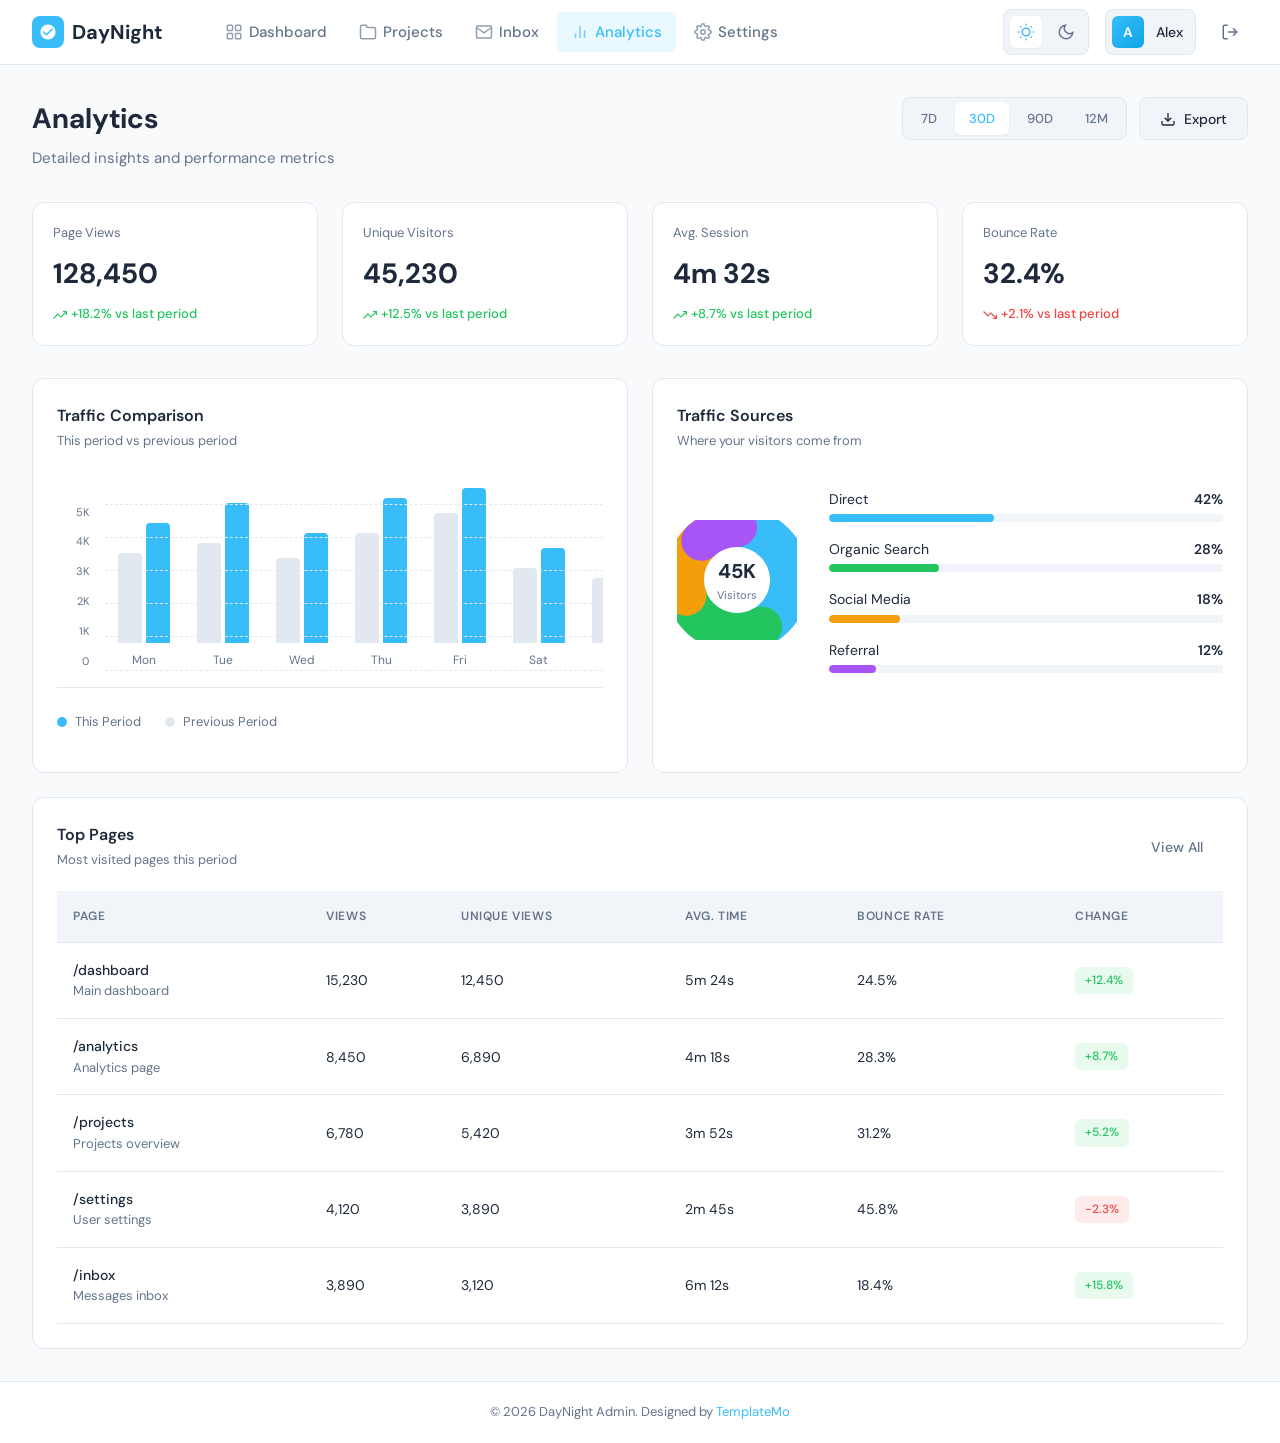
<file: admin/analytics.html>
<!DOCTYPE html>
<html lang="en">
<head>
    <meta charset="UTF-8">
    <meta name="viewport" content="width=device-width, initial-scale=1.0">
    <title>Analytics - DayNight Admin</title>
    <script>if(localStorage.getItem("daynight-theme")==="carbon"){document.documentElement.classList.add("carbon");}</script>
    <link rel="stylesheet" href="templatemo-daynight-style.css">
    <!--

TemplateMo 608 DayNight Admin

https://templatemo.com/tm-608-daynight-admin

-->
</head>
<body>
    <!-- Mobile Menu Overlay -->
    <div class="mobile-menu-overlay"></div>
    
    <!-- Mobile Menu -->
    <div class="mobile-menu">
        <div class="mobile-menu-header">
            <a href="index.html" class="logo">
                <div class="logo-icon">
                    <svg viewBox="0 0 24 24" fill="currentColor">
                        <path d="M12 2C6.48 2 2 6.48 2 12s4.48 10 10 10 10-4.48 10-10S17.52 2 12 2zm-2 15l-5-5 1.41-1.41L10 14.17l7.59-7.59L19 8l-9 9z"/>
                    </svg>
                </div>
                DayNight
            </a>
            <button class="mobile-menu-close" onclick="closeMobileMenu()">
                <svg viewBox="0 0 24 24" fill="none" stroke="currentColor" stroke-width="2">
                    <line x1="18" y1="6" x2="6" y2="18"/>
                    <line x1="6" y1="6" x2="18" y2="18"/>
                </svg>
            </button>
        </div>
        <nav class="mobile-menu-nav">
            <a href="index.html">
                <svg viewBox="0 0 24 24" fill="none" stroke="currentColor" stroke-width="2"><rect x="3" y="3" width="7" height="7" rx="1"/><rect x="14" y="3" width="7" height="7" rx="1"/><rect x="3" y="14" width="7" height="7" rx="1"/><rect x="14" y="14" width="7" height="7" rx="1"/></svg>
                Dashboard
            </a>
            <a href="projects.html">
                <svg viewBox="0 0 24 24" fill="none" stroke="currentColor" stroke-width="2"><path d="M22 19a2 2 0 0 1-2 2H4a2 2 0 0 1-2-2V5a2 2 0 0 1 2-2h5l2 3h9a2 2 0 0 1 2 2z"/></svg>
                Projects
            </a>
            <a href="inbox.html">
                <svg viewBox="0 0 24 24" fill="none" stroke="currentColor" stroke-width="2"><path d="M4 4h16c1.1 0 2 .9 2 2v12c0 1.1-.9 2-2 2H4c-1.1 0-2-.9-2-2V6c0-1.1.9-2 2-2z"/><polyline points="22,6 12,13 2,6"/></svg>
                Inbox
            </a>
            <a href="analytics.html" class="active">
                <svg viewBox="0 0 24 24" fill="none" stroke="currentColor" stroke-width="2"><line x1="18" y1="20" x2="18" y2="10"/><line x1="12" y1="20" x2="12" y2="4"/><line x1="6" y1="20" x2="6" y2="14"/></svg>
                Analytics
            </a>
            <a href="settings.html">
                <svg viewBox="0 0 24 24" fill="none" stroke="currentColor" stroke-width="2"><circle cx="12" cy="12" r="3"/><path d="M19.4 15a1.65 1.65 0 0 0 .33 1.82l.06.06a2 2 0 0 1 0 2.83 2 2 0 0 1-2.83 0l-.06-.06a1.65 1.65 0 0 0-1.82-.33 1.65 1.65 0 0 0-1 1.51V21a2 2 0 0 1-2 2 2 2 0 0 1-2-2v-.09A1.65 1.65 0 0 0 9 19.4a1.65 1.65 0 0 0-1.82.33l-.06.06a2 2 0 0 1-2.83 0 2 2 0 0 1 0-2.83l.06-.06a1.65 1.65 0 0 0 .33-1.82 1.65 1.65 0 0 0-1.51-1H3a2 2 0 0 1-2-2 2 2 0 0 1 2-2h.09A1.65 1.65 0 0 0 4.6 9a1.65 1.65 0 0 0-.33-1.82l-.06-.06a2 2 0 0 1 0-2.83 2 2 0 0 1 2.83 0l.06.06a1.65 1.65 0 0 0 1.82.33H9a1.65 1.65 0 0 0 1-1.51V3a2 2 0 0 1 2-2 2 2 0 0 1 2 2v.09a1.65 1.65 0 0 0 1 1.51 1.65 1.65 0 0 0 1.82-.33l.06-.06a2 2 0 0 1 2.83 0 2 2 0 0 1 0 2.83l-.06.06a1.65 1.65 0 0 0-.33 1.82V9a1.65 1.65 0 0 0 1.51 1H21a2 2 0 0 1 2 2 2 2 0 0 1-2 2h-.09a1.65 1.65 0 0 0-1.51 1z"/></svg>
                Settings
            </a>
        </nav>
        <div class="mobile-menu-footer"><a href="login.html" class="mobile-logout-btn"><svg viewBox="0 0 24 24" fill="none" stroke="currentColor" stroke-width="2"><path d="M9 21H5a2 2 0 0 1-2-2V5a2 2 0 0 1 2-2h4"/><polyline points="16 17 21 12 16 7"/><line x1="21" y1="12" x2="9" y2="12"/></svg>Logout</a>
            <div class="theme-toggle">
                <button class="theme-btn theme-btn-snow active" onclick="setTheme('snow')" title="Snow Edition">
                    <svg viewBox="0 0 24 24" fill="none" stroke="currentColor" stroke-width="2"><circle cx="12" cy="12" r="5"/><line x1="12" y1="1" x2="12" y2="3"/><line x1="12" y1="21" x2="12" y2="23"/><line x1="4.22" y1="4.22" x2="5.64" y2="5.64"/><line x1="18.36" y1="18.36" x2="19.78" y2="19.78"/><line x1="1" y1="12" x2="3" y2="12"/><line x1="21" y1="12" x2="23" y2="12"/><line x1="4.22" y1="19.78" x2="5.64" y2="18.36"/><line x1="18.36" y1="5.64" x2="19.78" y2="4.22"/></svg>
                </button>
                <button class="theme-btn theme-btn-carbon" onclick="setTheme('carbon')" title="Carbon Edition">
                    <svg viewBox="0 0 24 24" fill="none" stroke="currentColor" stroke-width="2"><path d="M21 12.79A9 9 0 1 1 11.21 3 7 7 0 0 0 21 12.79z"/></svg>
                </button>
            </div>
        </div>
    </div>

    <div class="app-container">
        <!-- Top Navigation -->
        <nav class="top-nav">
            <div class="nav-container">
                <div class="nav-left">
                    <a href="index.html" class="logo">
                        <div class="logo-icon">
                            <svg viewBox="0 0 24 24" fill="currentColor"><path d="M12 2C6.48 2 2 6.48 2 12s4.48 10 10 10 10-4.48 10-10S17.52 2 12 2zm-2 15l-5-5 1.41-1.41L10 14.17l7.59-7.59L19 8l-9 9z"/></svg>
                        </div>
                        DayNight
                    </a>
                    <div class="nav-menu">
                        <div class="nav-item"><a href="index.html" class="nav-link"><svg viewBox="0 0 24 24" fill="none" stroke="currentColor" stroke-width="2"><rect x="3" y="3" width="7" height="7" rx="1"/><rect x="14" y="3" width="7" height="7" rx="1"/><rect x="3" y="14" width="7" height="7" rx="1"/><rect x="14" y="14" width="7" height="7" rx="1"/></svg>Dashboard</a></div>
                        <div class="nav-item"><a href="projects.html" class="nav-link"><svg viewBox="0 0 24 24" fill="none" stroke="currentColor" stroke-width="2"><path d="M22 19a2 2 0 0 1-2 2H4a2 2 0 0 1-2-2V5a2 2 0 0 1 2-2h5l2 3h9a2 2 0 0 1 2 2z"/></svg>Projects</a></div>
                        <div class="nav-item"><a href="inbox.html" class="nav-link"><svg viewBox="0 0 24 24" fill="none" stroke="currentColor" stroke-width="2"><path d="M4 4h16c1.1 0 2 .9 2 2v12c0 1.1-.9 2-2 2H4c-1.1 0-2-.9-2-2V6c0-1.1.9-2 2-2z"/><polyline points="22,6 12,13 2,6"/></svg>Inbox</a></div>
                        <div class="nav-item"><a href="analytics.html" class="nav-link active"><svg viewBox="0 0 24 24" fill="none" stroke="currentColor" stroke-width="2"><line x1="18" y1="20" x2="18" y2="10"/><line x1="12" y1="20" x2="12" y2="4"/><line x1="6" y1="20" x2="6" y2="14"/></svg>Analytics</a></div>
                        <div class="nav-item"><a href="settings.html" class="nav-link"><svg viewBox="0 0 24 24" fill="none" stroke="currentColor" stroke-width="2"><circle cx="12" cy="12" r="3"/><path d="M19.4 15a1.65 1.65 0 0 0 .33 1.82l.06.06a2 2 0 0 1 0 2.83 2 2 0 0 1-2.83 0l-.06-.06a1.65 1.65 0 0 0-1.82-.33 1.65 1.65 0 0 0-1 1.51V21a2 2 0 0 1-2 2 2 2 0 0 1-2-2v-.09A1.65 1.65 0 0 0 9 19.4a1.65 1.65 0 0 0-1.82.33l-.06.06a2 2 0 0 1-2.83 0 2 2 0 0 1 0-2.83l.06-.06a1.65 1.65 0 0 0 .33-1.82 1.65 1.65 0 0 0-1.51-1H3a2 2 0 0 1-2-2 2 2 0 0 1 2-2h.09A1.65 1.65 0 0 0 4.6 9a1.65 1.65 0 0 0-.33-1.82l-.06-.06a2 2 0 0 1 0-2.83 2 2 0 0 1 2.83 0l.06.06a1.65 1.65 0 0 0 1.82.33H9a1.65 1.65 0 0 0 1-1.51V3a2 2 0 0 1 2-2 2 2 0 0 1 2 2v.09a1.65 1.65 0 0 0 1 1.51 1.65 1.65 0 0 0 1.82-.33l.06-.06a2 2 0 0 1 2.83 0 2 2 0 0 1 0 2.83l-.06.06a1.65 1.65 0 0 0-.33 1.82V9a1.65 1.65 0 0 0 1.51 1H21a2 2 0 0 1 2 2 2 2 0 0 1-2 2h-.09a1.65 1.65 0 0 0-1.51 1z"/></svg>Settings</a></div>
                    </div>
                </div>
                <div class="nav-right">
                    <div class="theme-toggle">
                        <button class="theme-btn theme-btn-snow active" onclick="setTheme('snow')" title="Snow Edition"><svg viewBox="0 0 24 24" fill="none" stroke="currentColor" stroke-width="2"><circle cx="12" cy="12" r="5"/><line x1="12" y1="1" x2="12" y2="3"/><line x1="12" y1="21" x2="12" y2="23"/><line x1="4.22" y1="4.22" x2="5.64" y2="5.64"/><line x1="18.36" y1="18.36" x2="19.78" y2="19.78"/><line x1="1" y1="12" x2="3" y2="12"/><line x1="21" y1="12" x2="23" y2="12"/><line x1="4.22" y1="19.78" x2="5.64" y2="18.36"/><line x1="18.36" y1="5.64" x2="19.78" y2="4.22"/></svg></button>
                        <button class="theme-btn theme-btn-carbon" onclick="setTheme('carbon')" title="Carbon Edition"><svg viewBox="0 0 24 24" fill="none" stroke="currentColor" stroke-width="2"><path d="M21 12.79A9 9 0 1 1 11.21 3 7 7 0 0 0 21 12.79z"/></svg></button>
                    </div>
                    <button class="user-menu"><div class="user-avatar">A</div><span class="user-name">Alex</span></button><a href="login.html" class="btn-logout" title="Logout"><svg viewBox="0 0 24 24" fill="none" stroke="currentColor" stroke-width="2"><path d="M9 21H5a2 2 0 0 1-2-2V5a2 2 0 0 1 2-2h4"/><polyline points="16 17 21 12 16 7"/><line x1="21" y1="12" x2="9" y2="12"/></svg></a>
                    <button class="mobile-menu-btn" onclick="toggleMobileMenu()"><svg viewBox="0 0 24 24" fill="none" stroke="currentColor" stroke-width="2"><line x1="3" y1="12" x2="21" y2="12"/><line x1="3" y1="6" x2="21" y2="6"/><line x1="3" y1="18" x2="21" y2="18"/></svg></button>
                </div>
            </div>
        </nav>

        <!-- Main Content -->
        <main class="main-content">
            <!-- Page Header -->
            <div class="page-header" style="display: flex; justify-content: space-between; align-items: flex-start; flex-wrap: wrap; gap: 1rem;">
                <div>
                    <h1 class="greeting">Analytics</h1>
                    <p class="greeting-sub">Detailed insights and performance metrics</p>
                </div>
                <div style="display: flex; gap: 0.75rem; flex-wrap: wrap;">
                    <div class="date-picker">
                        <button class="date-btn" onclick="setDateRange('7d', this)">7D</button>
                        <button class="date-btn active" onclick="setDateRange('30d', this)">30D</button>
                        <button class="date-btn" onclick="setDateRange('90d', this)">90D</button>
                        <button class="date-btn" onclick="setDateRange('12m', this)">12M</button>
                    </div>
                    <button class="btn btn-secondary">
                        <svg viewBox="0 0 24 24" fill="none" stroke="currentColor" stroke-width="2"><path d="M21 15v4a2 2 0 0 1-2 2H5a2 2 0 0 1-2-2v-4"/><polyline points="7 10 12 15 17 10"/><line x1="12" y1="15" x2="12" y2="3"/></svg>
                        Export
                    </button>
                </div>
            </div>

            <!-- Key Metrics Row -->
            <div class="stats-grid">
                <div class="stat-card">
                    <div class="stat-label">Page Views</div>
                    <div class="stat-value">128,450</div>
                    <div class="stat-change positive"><svg viewBox="0 0 24 24" fill="none" stroke="currentColor" stroke-width="2"><polyline points="23 6 13.5 15.5 8.5 10.5 1 18"/><polyline points="17 6 23 6 23 12"/></svg>+18.2% vs last period</div>
                </div>
                <div class="stat-card">
                    <div class="stat-label">Unique Visitors</div>
                    <div class="stat-value">45,230</div>
                    <div class="stat-change positive"><svg viewBox="0 0 24 24" fill="none" stroke="currentColor" stroke-width="2"><polyline points="23 6 13.5 15.5 8.5 10.5 1 18"/><polyline points="17 6 23 6 23 12"/></svg>+12.5% vs last period</div>
                </div>
                <div class="stat-card">
                    <div class="stat-label">Avg. Session</div>
                    <div class="stat-value">4m 32s</div>
                    <div class="stat-change positive"><svg viewBox="0 0 24 24" fill="none" stroke="currentColor" stroke-width="2"><polyline points="23 6 13.5 15.5 8.5 10.5 1 18"/><polyline points="17 6 23 6 23 12"/></svg>+8.7% vs last period</div>
                </div>
                <div class="stat-card">
                    <div class="stat-label">Bounce Rate</div>
                    <div class="stat-value">32.4%</div>
                    <div class="stat-change negative"><svg viewBox="0 0 24 24" fill="none" stroke="currentColor" stroke-width="2"><polyline points="23 18 13.5 8.5 8.5 13.5 1 6"/><polyline points="17 18 23 18 23 12"/></svg>+2.1% vs last period</div>
                </div>
            </div>

            <!-- Charts Row -->
            <div class="two-col" style="margin-bottom: 1.5rem;">
                <!-- Traffic Comparison Chart -->
                <div class="card">
                    <div class="card-header">
                        <div>
                            <h3 class="card-title">Traffic Comparison</h3>
                            <p class="card-subtitle">This period vs previous period</p>
                        </div>
                    </div>
                    <div class="chart-container">
                        <div class="chart-scroll">
                            <div class="chart-scroll-inner">
                                <div class="bar-chart">
                                    <div class="y-axis">
                                        <span class="y-axis-label">5K</span>
                                        <span class="y-axis-label">4K</span>
                                        <span class="y-axis-label">3K</span>
                                        <span class="y-axis-label">2K</span>
                                        <span class="y-axis-label">1K</span>
                                        <span class="y-axis-label">0</span>
                                    </div>
                                    <div class="y-axis-lines">
                                        <div class="y-axis-line"></div>
                                        <div class="y-axis-line"></div>
                                        <div class="y-axis-line"></div>
                                        <div class="y-axis-line"></div>
                                        <div class="y-axis-line"></div>
                                        <div class="y-axis-line"></div>
                                    </div>
                                    <div class="bar-group"><div class="bar-wrapper"><div class="bar previous" style="height: 90px;"></div><div class="bar current" style="height: 120px;"></div></div><span class="bar-label">Mon</span></div>
                                    <div class="bar-group"><div class="bar-wrapper"><div class="bar previous" style="height: 100px;"></div><div class="bar current" style="height: 140px;"></div></div><span class="bar-label">Tue</span></div>
                                    <div class="bar-group"><div class="bar-wrapper"><div class="bar previous" style="height: 85px;"></div><div class="bar current" style="height: 110px;"></div></div><span class="bar-label">Wed</span></div>
                                    <div class="bar-group"><div class="bar-wrapper"><div class="bar previous" style="height: 110px;"></div><div class="bar current" style="height: 145px;"></div></div><span class="bar-label">Thu</span></div>
                                    <div class="bar-group"><div class="bar-wrapper"><div class="bar previous" style="height: 130px;"></div><div class="bar current" style="height: 155px;"></div></div><span class="bar-label">Fri</span></div>
                                    <div class="bar-group"><div class="bar-wrapper"><div class="bar previous" style="height: 75px;"></div><div class="bar current" style="height: 95px;"></div></div><span class="bar-label">Sat</span></div>
                                    <div class="bar-group"><div class="bar-wrapper"><div class="bar previous" style="height: 65px;"></div><div class="bar current" style="height: 85px;"></div></div><span class="bar-label">Sun</span></div>
                                </div>
                            </div>
                        </div>
                        <div class="chart-legend">
                            <div class="legend-item"><span class="legend-dot current"></span>This Period</div>
                            <div class="legend-item"><span class="legend-dot previous"></span>Previous Period</div>
                        </div>
                    </div>
                </div>

                <!-- Traffic Sources -->
                <div class="card">
                    <div class="card-header">
                        <div>
                            <h3 class="card-title">Traffic Sources</h3>
                            <p class="card-subtitle">Where your visitors come from</p>
                        </div>
                    </div>
                    <div class="chart-scroll">
                        <div class="chart-scroll-inner" style="min-width: 400px;">
                            <div style="display: flex; align-items: center; gap: 2rem; padding: 1rem 0;">
                                <div class="donut-chart">
                                    <svg viewBox="0 0 36 36">
                                        <circle class="donut-ring" cx="18" cy="18" r="15.9"/>
                                        <circle class="donut-segment" cx="18" cy="18" r="15.9" stroke="var(--accent)" stroke-dasharray="42 100" stroke-dashoffset="0"/>
                                        <circle class="donut-segment" cx="18" cy="18" r="15.9" stroke="var(--success)" stroke-dasharray="28 100" stroke-dashoffset="-42"/>
                                        <circle class="donut-segment" cx="18" cy="18" r="15.9" stroke="var(--warning)" stroke-dasharray="18 100" stroke-dashoffset="-70"/>
                                        <circle class="donut-segment" cx="18" cy="18" r="15.9" stroke="#A855F7" stroke-dasharray="12 100" stroke-dashoffset="-88"/>
                                    </svg>
                                    <div class="donut-center"><div class="donut-value">45K</div><div class="donut-label">Visitors</div></div>
                                </div>
                                <div style="flex: 1;">
                                    <div style="margin-bottom: 1rem;"><div style="display: flex; justify-content: space-between; margin-bottom: 0.25rem;"><span style="font-size: 0.875rem; color: var(--text-primary);">Direct</span><span style="font-size: 0.875rem; font-weight: 600; color: var(--text-primary);">42%</span></div><div class="progress-bar"><div class="progress-fill accent" style="width: 42%;"></div></div></div>
                                    <div style="margin-bottom: 1rem;"><div style="display: flex; justify-content: space-between; margin-bottom: 0.25rem;"><span style="font-size: 0.875rem; color: var(--text-primary);">Organic Search</span><span style="font-size: 0.875rem; font-weight: 600; color: var(--text-primary);">28%</span></div><div class="progress-bar"><div class="progress-fill success" style="width: 28%;"></div></div></div>
                                    <div style="margin-bottom: 1rem;"><div style="display: flex; justify-content: space-between; margin-bottom: 0.25rem;"><span style="font-size: 0.875rem; color: var(--text-primary);">Social Media</span><span style="font-size: 0.875rem; font-weight: 600; color: var(--text-primary);">18%</span></div><div class="progress-bar"><div class="progress-fill warning" style="width: 18%;"></div></div></div>
                                    <div><div style="display: flex; justify-content: space-between; margin-bottom: 0.25rem;"><span style="font-size: 0.875rem; color: var(--text-primary);">Referral</span><span style="font-size: 0.875rem; font-weight: 600; color: var(--text-primary);">12%</span></div><div class="progress-bar"><div class="progress-fill" style="width: 12%; background: #A855F7;"></div></div></div>
                                </div>
                            </div>
                        </div>
                    </div>
                </div>
            </div>

            <!-- Top Pages Table -->
            <div class="card">
                <div class="card-header">
                    <div>
                        <h3 class="card-title">Top Pages</h3>
                        <p class="card-subtitle">Most visited pages this period</p>
                    </div>
                    <button class="btn btn-ghost">View All</button>
                </div>
                <div class="table-container">
                    <table>
                        <thead>
                            <tr><th>Page</th><th>Views</th><th>Unique Views</th><th>Avg. Time</th><th>Bounce Rate</th><th>Change</th></tr>
                        </thead>
                        <tbody>
                            <tr><td><div style="font-weight: 500;">/dashboard</div><div style="font-size: 0.8125rem; color: var(--text-secondary);">Main dashboard</div></td><td>15,230</td><td>12,450</td><td>5m 24s</td><td>24.5%</td><td><span class="badge badge-green">+12.4%</span></td></tr>
                            <tr><td><div style="font-weight: 500;">/analytics</div><div style="font-size: 0.8125rem; color: var(--text-secondary);">Analytics page</div></td><td>8,450</td><td>6,890</td><td>4m 18s</td><td>28.3%</td><td><span class="badge badge-green">+8.7%</span></td></tr>
                            <tr><td><div style="font-weight: 500;">/projects</div><div style="font-size: 0.8125rem; color: var(--text-secondary);">Projects overview</div></td><td>6,780</td><td>5,420</td><td>3m 52s</td><td>31.2%</td><td><span class="badge badge-green">+5.2%</span></td></tr>
                            <tr><td><div style="font-weight: 500;">/settings</div><div style="font-size: 0.8125rem; color: var(--text-secondary);">User settings</div></td><td>4,120</td><td>3,890</td><td>2m 45s</td><td>45.8%</td><td><span class="badge badge-red">-2.3%</span></td></tr>
                            <tr><td><div style="font-weight: 500;">/inbox</div><div style="font-size: 0.8125rem; color: var(--text-secondary);">Messages inbox</div></td><td>3,890</td><td>3,120</td><td>6m 12s</td><td>18.4%</td><td><span class="badge badge-green">+15.8%</span></td></tr>
                        </tbody>
                    </table>
                </div>
            </div>
        </main>

        <!-- Footer -->
        <footer class="footer">
            <p>&copy; 2026 DayNight Admin. Designed by <a href="https://www.templatemo.com" target="_blank" rel="nofollow">TemplateMo</a></p>
        </footer>
    </div>

    <script src="templatemo-daynight-script.js"></script>
</body>
</html>
</file>
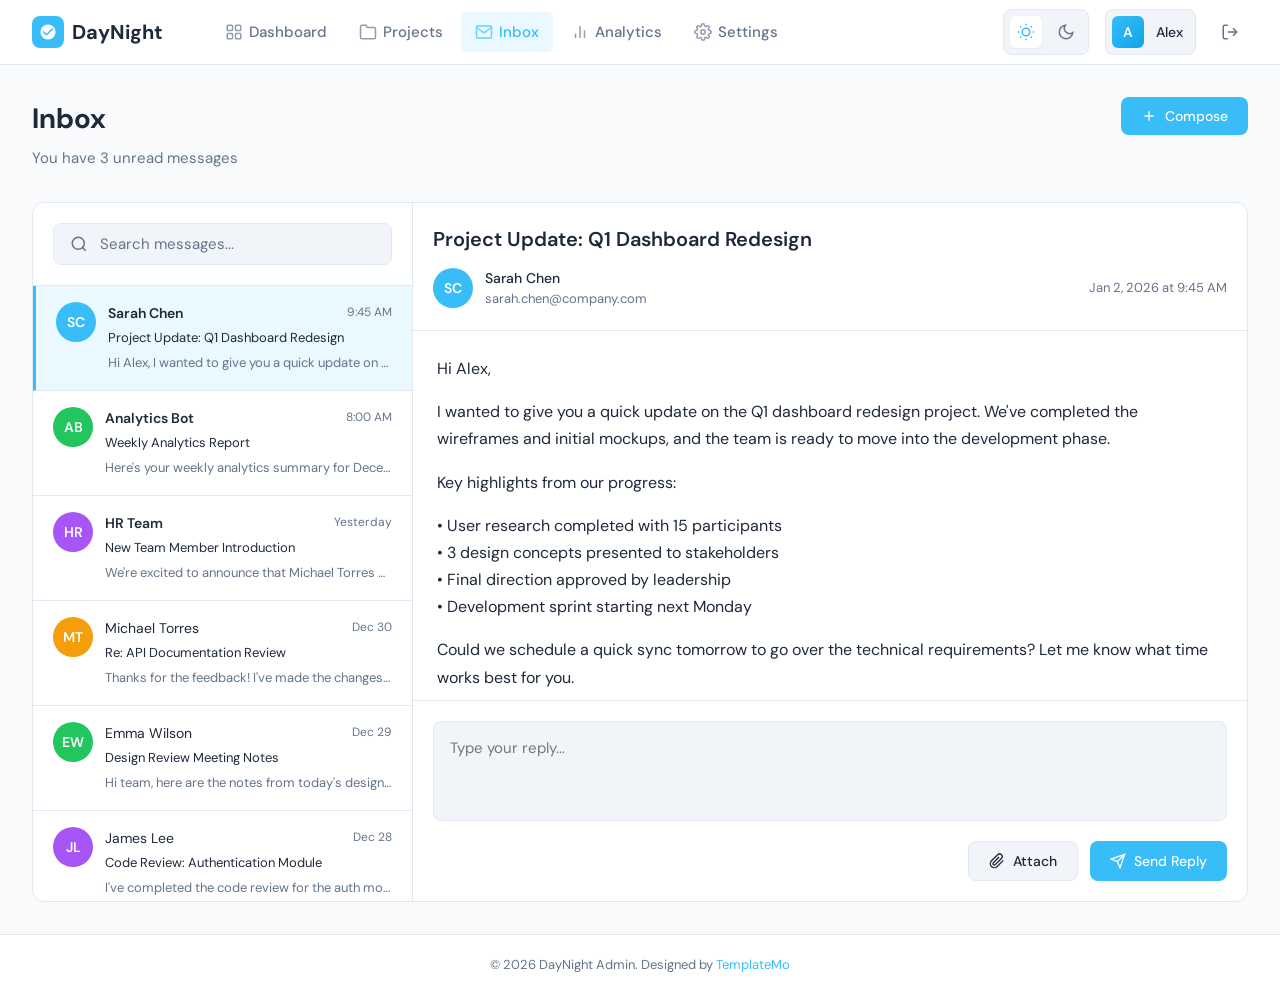
<file: admin/inbox.html>
<!DOCTYPE html>
<html lang="en">
<head>
    <meta charset="UTF-8">
    <meta name="viewport" content="width=device-width, initial-scale=1.0">
    <title>Inbox - DayNight Admin</title>
    <script>if(localStorage.getItem("daynight-theme")==="carbon"){document.documentElement.classList.add("carbon");}</script>
    <link rel="stylesheet" href="templatemo-daynight-style.css">
    <!--

TemplateMo 608 DayNight Admin

https://templatemo.com/tm-608-daynight-admin

-->
</head>
<body>
    <!-- Mobile Menu Overlay -->
    <div class="mobile-menu-overlay"></div>
    
    <!-- Mobile Menu -->
    <div class="mobile-menu">
        <div class="mobile-menu-header">
            <a href="index.html" class="logo"><div class="logo-icon"><svg viewBox="0 0 24 24" fill="currentColor"><path d="M12 2C6.48 2 2 6.48 2 12s4.48 10 10 10 10-4.48 10-10S17.52 2 12 2zm-2 15l-5-5 1.41-1.41L10 14.17l7.59-7.59L19 8l-9 9z"/></svg></div>DayNight</a>
            <button class="mobile-menu-close" onclick="closeMobileMenu()"><svg viewBox="0 0 24 24" fill="none" stroke="currentColor" stroke-width="2"><line x1="18" y1="6" x2="6" y2="18"/><line x1="6" y1="6" x2="18" y2="18"/></svg></button>
        </div>
        <nav class="mobile-menu-nav">
            <a href="index.html"><svg viewBox="0 0 24 24" fill="none" stroke="currentColor" stroke-width="2"><rect x="3" y="3" width="7" height="7" rx="1"/><rect x="14" y="3" width="7" height="7" rx="1"/><rect x="3" y="14" width="7" height="7" rx="1"/><rect x="14" y="14" width="7" height="7" rx="1"/></svg>Dashboard</a>
            <a href="projects.html"><svg viewBox="0 0 24 24" fill="none" stroke="currentColor" stroke-width="2"><path d="M22 19a2 2 0 0 1-2 2H4a2 2 0 0 1-2-2V5a2 2 0 0 1 2-2h5l2 3h9a2 2 0 0 1 2 2z"/></svg>Projects</a>
            <a href="inbox.html" class="active"><svg viewBox="0 0 24 24" fill="none" stroke="currentColor" stroke-width="2"><path d="M4 4h16c1.1 0 2 .9 2 2v12c0 1.1-.9 2-2 2H4c-1.1 0-2-.9-2-2V6c0-1.1.9-2 2-2z"/><polyline points="22,6 12,13 2,6"/></svg>Inbox</a>
            <a href="analytics.html"><svg viewBox="0 0 24 24" fill="none" stroke="currentColor" stroke-width="2"><line x1="18" y1="20" x2="18" y2="10"/><line x1="12" y1="20" x2="12" y2="4"/><line x1="6" y1="20" x2="6" y2="14"/></svg>Analytics</a>
            <a href="settings.html"><svg viewBox="0 0 24 24" fill="none" stroke="currentColor" stroke-width="2"><circle cx="12" cy="12" r="3"/><path d="M19.4 15a1.65 1.65 0 0 0 .33 1.82l.06.06a2 2 0 0 1 0 2.83 2 2 0 0 1-2.83 0l-.06-.06a1.65 1.65 0 0 0-1.82-.33 1.65 1.65 0 0 0-1 1.51V21a2 2 0 0 1-2 2 2 2 0 0 1-2-2v-.09A1.65 1.65 0 0 0 9 19.4a1.65 1.65 0 0 0-1.82.33l-.06.06a2 2 0 0 1-2.83 0 2 2 0 0 1 0-2.83l.06-.06a1.65 1.65 0 0 0 .33-1.82 1.65 1.65 0 0 0-1.51-1H3a2 2 0 0 1-2-2 2 2 0 0 1 2-2h.09A1.65 1.65 0 0 0 4.6 9a1.65 1.65 0 0 0-.33-1.82l-.06-.06a2 2 0 0 1 0-2.83 2 2 0 0 1 2.83 0l.06.06a1.65 1.65 0 0 0 1.82.33H9a1.65 1.65 0 0 0 1-1.51V3a2 2 0 0 1 2-2 2 2 0 0 1 2 2v.09a1.65 1.65 0 0 0 1 1.51 1.65 1.65 0 0 0 1.82-.33l.06-.06a2 2 0 0 1 2.83 0 2 2 0 0 1 0 2.83l-.06.06a1.65 1.65 0 0 0-.33 1.82V9a1.65 1.65 0 0 0 1.51 1H21a2 2 0 0 1 2 2 2 2 0 0 1-2 2h-.09a1.65 1.65 0 0 0-1.51 1z"/></svg>Settings</a>
        </nav>
        <div class="mobile-menu-footer"><a href="login.html" class="mobile-logout-btn"><svg viewBox="0 0 24 24" fill="none" stroke="currentColor" stroke-width="2"><path d="M9 21H5a2 2 0 0 1-2-2V5a2 2 0 0 1 2-2h4"/><polyline points="16 17 21 12 16 7"/><line x1="21" y1="12" x2="9" y2="12"/></svg>Logout</a>
            <div class="theme-toggle">
                <button class="theme-btn theme-btn-snow active" onclick="setTheme('snow')"><svg viewBox="0 0 24 24" fill="none" stroke="currentColor" stroke-width="2"><circle cx="12" cy="12" r="5"/><line x1="12" y1="1" x2="12" y2="3"/><line x1="12" y1="21" x2="12" y2="23"/><line x1="4.22" y1="4.22" x2="5.64" y2="5.64"/><line x1="18.36" y1="18.36" x2="19.78" y2="19.78"/><line x1="1" y1="12" x2="3" y2="12"/><line x1="21" y1="12" x2="23" y2="12"/><line x1="4.22" y1="19.78" x2="5.64" y2="18.36"/><line x1="18.36" y1="5.64" x2="19.78" y2="4.22"/></svg></button>
                <button class="theme-btn theme-btn-carbon" onclick="setTheme('carbon')"><svg viewBox="0 0 24 24" fill="none" stroke="currentColor" stroke-width="2"><path d="M21 12.79A9 9 0 1 1 11.21 3 7 7 0 0 0 21 12.79z"/></svg></button>
            </div>
        </div>
    </div>

    <div class="app-container">
        <!-- Top Navigation -->
        <nav class="top-nav">
            <div class="nav-container">
                <div class="nav-left">
                    <a href="index.html" class="logo"><div class="logo-icon"><svg viewBox="0 0 24 24" fill="currentColor"><path d="M12 2C6.48 2 2 6.48 2 12s4.48 10 10 10 10-4.48 10-10S17.52 2 12 2zm-2 15l-5-5 1.41-1.41L10 14.17l7.59-7.59L19 8l-9 9z"/></svg></div>DayNight</a>
                    <div class="nav-menu">
                        <div class="nav-item"><a href="index.html" class="nav-link"><svg viewBox="0 0 24 24" fill="none" stroke="currentColor" stroke-width="2"><rect x="3" y="3" width="7" height="7" rx="1"/><rect x="14" y="3" width="7" height="7" rx="1"/><rect x="3" y="14" width="7" height="7" rx="1"/><rect x="14" y="14" width="7" height="7" rx="1"/></svg>Dashboard</a></div>
                        <div class="nav-item"><a href="projects.html" class="nav-link"><svg viewBox="0 0 24 24" fill="none" stroke="currentColor" stroke-width="2"><path d="M22 19a2 2 0 0 1-2 2H4a2 2 0 0 1-2-2V5a2 2 0 0 1 2-2h5l2 3h9a2 2 0 0 1 2 2z"/></svg>Projects</a></div>
                        <div class="nav-item"><a href="inbox.html" class="nav-link active"><svg viewBox="0 0 24 24" fill="none" stroke="currentColor" stroke-width="2"><path d="M4 4h16c1.1 0 2 .9 2 2v12c0 1.1-.9 2-2 2H4c-1.1 0-2-.9-2-2V6c0-1.1.9-2 2-2z"/><polyline points="22,6 12,13 2,6"/></svg>Inbox</a></div>
                        <div class="nav-item"><a href="analytics.html" class="nav-link"><svg viewBox="0 0 24 24" fill="none" stroke="currentColor" stroke-width="2"><line x1="18" y1="20" x2="18" y2="10"/><line x1="12" y1="20" x2="12" y2="4"/><line x1="6" y1="20" x2="6" y2="14"/></svg>Analytics</a></div>
                        <div class="nav-item"><a href="settings.html" class="nav-link"><svg viewBox="0 0 24 24" fill="none" stroke="currentColor" stroke-width="2"><circle cx="12" cy="12" r="3"/><path d="M19.4 15a1.65 1.65 0 0 0 .33 1.82l.06.06a2 2 0 0 1 0 2.83 2 2 0 0 1-2.83 0l-.06-.06a1.65 1.65 0 0 0-1.82-.33 1.65 1.65 0 0 0-1 1.51V21a2 2 0 0 1-2 2 2 2 0 0 1-2-2v-.09A1.65 1.65 0 0 0 9 19.4a1.65 1.65 0 0 0-1.82.33l-.06.06a2 2 0 0 1-2.83 0 2 2 0 0 1 0-2.83l.06-.06a1.65 1.65 0 0 0 .33-1.82 1.65 1.65 0 0 0-1.51-1H3a2 2 0 0 1-2-2 2 2 0 0 1 2-2h.09A1.65 1.65 0 0 0 4.6 9a1.65 1.65 0 0 0-.33-1.82l-.06-.06a2 2 0 0 1 0-2.83 2 2 0 0 1 2.83 0l.06.06a1.65 1.65 0 0 0 1.82.33H9a1.65 1.65 0 0 0 1-1.51V3a2 2 0 0 1 2-2 2 2 0 0 1 2 2v.09a1.65 1.65 0 0 0 1 1.51 1.65 1.65 0 0 0 1.82-.33l.06-.06a2 2 0 0 1 2.83 0 2 2 0 0 1 0 2.83l-.06.06a1.65 1.65 0 0 0-.33 1.82V9a1.65 1.65 0 0 0 1.51 1H21a2 2 0 0 1 2 2 2 2 0 0 1-2 2h-.09a1.65 1.65 0 0 0-1.51 1z"/></svg>Settings</a></div>
                    </div>
                </div>
                <div class="nav-right">
                    <div class="theme-toggle">
                        <button class="theme-btn theme-btn-snow active" onclick="setTheme('snow')"><svg viewBox="0 0 24 24" fill="none" stroke="currentColor" stroke-width="2"><circle cx="12" cy="12" r="5"/><line x1="12" y1="1" x2="12" y2="3"/><line x1="12" y1="21" x2="12" y2="23"/><line x1="4.22" y1="4.22" x2="5.64" y2="5.64"/><line x1="18.36" y1="18.36" x2="19.78" y2="19.78"/><line x1="1" y1="12" x2="3" y2="12"/><line x1="21" y1="12" x2="23" y2="12"/><line x1="4.22" y1="19.78" x2="5.64" y2="18.36"/><line x1="18.36" y1="5.64" x2="19.78" y2="4.22"/></svg></button>
                        <button class="theme-btn theme-btn-carbon" onclick="setTheme('carbon')"><svg viewBox="0 0 24 24" fill="none" stroke="currentColor" stroke-width="2"><path d="M21 12.79A9 9 0 1 1 11.21 3 7 7 0 0 0 21 12.79z"/></svg></button>
                    </div>
                    <button class="user-menu"><div class="user-avatar">A</div><span class="user-name">Alex</span></button><a href="login.html" class="btn-logout" title="Logout"><svg viewBox="0 0 24 24" fill="none" stroke="currentColor" stroke-width="2"><path d="M9 21H5a2 2 0 0 1-2-2V5a2 2 0 0 1 2-2h4"/><polyline points="16 17 21 12 16 7"/><line x1="21" y1="12" x2="9" y2="12"/></svg></a>
                    <button class="mobile-menu-btn" onclick="toggleMobileMenu()"><svg viewBox="0 0 24 24" fill="none" stroke="currentColor" stroke-width="2"><line x1="3" y1="12" x2="21" y2="12"/><line x1="3" y1="6" x2="21" y2="6"/><line x1="3" y1="18" x2="21" y2="18"/></svg></button>
                </div>
            </div>
        </nav>

        <!-- Main Content -->
        <main class="main-content">
            <div class="page-header" style="display: flex; justify-content: space-between; align-items: flex-start;">
                <div>
                    <h1 class="greeting">Inbox</h1>
                    <p class="greeting-sub">You have 3 unread messages</p>
                </div>
                <button class="btn btn-primary"><svg viewBox="0 0 24 24" fill="none" stroke="currentColor" stroke-width="2"><line x1="12" y1="5" x2="12" y2="19"/><line x1="5" y1="12" x2="19" y2="12"/></svg>Compose</button>
            </div>

            <!-- Inbox Split Pane -->
            <div class="inbox-container">
                <!-- Message List -->
                <div class="inbox-list">
                    <div class="inbox-header">
                        <div class="inbox-search">
                            <svg viewBox="0 0 24 24" fill="none" stroke="currentColor" stroke-width="2"><circle cx="11" cy="11" r="8"/><line x1="21" y1="21" x2="16.65" y2="16.65"/></svg>
                            <input type="text" placeholder="Search messages...">
                        </div>
                    </div>
                    <div class="message-list">
                        <div class="message-item active unread" onclick="selectMessage(this, 0)">
                            <div class="message-avatar">SC</div>
                            <div class="message-content">
                                <div class="message-header"><span class="message-sender">Sarah Chen</span><span class="message-time">9:45 AM</span></div>
                                <div class="message-subject">Project Update: Q1 Dashboard Redesign</div>
                                <div class="message-preview">Hi Alex, I wanted to give you a quick update on the Q1 dashboard...</div>
                            </div>
                        </div>
                        <div class="message-item unread" onclick="selectMessage(this, 1)">
                            <div class="message-avatar" style="background: var(--success);">AB</div>
                            <div class="message-content">
                                <div class="message-header"><span class="message-sender">Analytics Bot</span><span class="message-time">8:00 AM</span></div>
                                <div class="message-subject">Weekly Analytics Report</div>
                                <div class="message-preview">Here's your weekly analytics summary for December 25-31...</div>
                            </div>
                        </div>
                        <div class="message-item unread" onclick="selectMessage(this, 2)">
                            <div class="message-avatar" style="background: #A855F7;">HR</div>
                            <div class="message-content">
                                <div class="message-header"><span class="message-sender">HR Team</span><span class="message-time">Yesterday</span></div>
                                <div class="message-subject">New Team Member Introduction</div>
                                <div class="message-preview">We're excited to announce that Michael Torres will be joining...</div>
                            </div>
                        </div>
                        <div class="message-item" onclick="selectMessage(this, 0)">
                            <div class="message-avatar" style="background: var(--warning);">MT</div>
                            <div class="message-content">
                                <div class="message-header"><span class="message-sender">Michael Torres</span><span class="message-time">Dec 30</span></div>
                                <div class="message-subject">Re: API Documentation Review</div>
                                <div class="message-preview">Thanks for the feedback! I've made the changes you suggested...</div>
                            </div>
                        </div>
                        <div class="message-item" onclick="selectMessage(this, 0)">
                            <div class="message-avatar" style="background: var(--success);">EW</div>
                            <div class="message-content">
                                <div class="message-header"><span class="message-sender">Emma Wilson</span><span class="message-time">Dec 29</span></div>
                                <div class="message-subject">Design Review Meeting Notes</div>
                                <div class="message-preview">Hi team, here are the notes from today's design review...</div>
                            </div>
                        </div>
                        <div class="message-item" onclick="selectMessage(this, 0)">
                            <div class="message-avatar" style="background: #A855F7;">JL</div>
                            <div class="message-content">
                                <div class="message-header"><span class="message-sender">James Lee</span><span class="message-time">Dec 28</span></div>
                                <div class="message-subject">Code Review: Authentication Module</div>
                                <div class="message-preview">I've completed the code review for the auth module. Overall looks...</div>
                            </div>
                        </div>
                    </div>
                </div>

                <!-- Message View -->
                <div class="message-view">
                    <div class="message-view-header">
                        <h2 class="message-view-subject">Project Update: Q1 Dashboard Redesign</h2>
                        <div class="message-view-meta">
                            <div class="message-view-sender">
                                <div class="message-avatar">SC</div>
                                <div><div class="message-view-sender-name">Sarah Chen</div><div class="message-view-sender-email">sarah.chen@company.com</div></div>
                            </div>
                            <div class="message-view-date">Jan 2, 2026 at 9:45 AM</div>
                        </div>
                    </div>
                    <div class="message-view-body">
                        <p>Hi Alex,</p>
                        <p>I wanted to give you a quick update on the Q1 dashboard redesign project. We've completed the wireframes and initial mockups, and the team is ready to move into the development phase.</p>
                        <p>Key highlights from our progress:</p>
                        <p>• User research completed with 15 participants<br>• 3 design concepts presented to stakeholders<br>• Final direction approved by leadership<br>• Development sprint starting next Monday</p>
                        <p>Could we schedule a quick sync tomorrow to go over the technical requirements? Let me know what time works best for you.</p>
                        <p>Best regards,<br>Sarah</p>
                    </div>
                    <div class="message-view-reply">
                        <textarea class="reply-input" placeholder="Type your reply..."></textarea>
                        <div class="reply-actions">
                            <button class="btn btn-secondary"><svg viewBox="0 0 24 24" fill="none" stroke="currentColor" stroke-width="2" style="width: 16px; height: 16px;"><path d="M21.44 11.05l-9.19 9.19a6 6 0 0 1-8.49-8.49l9.19-9.19a4 4 0 0 1 5.66 5.66l-9.2 9.19a2 2 0 0 1-2.83-2.83l8.49-8.48"/></svg>Attach</button>
                            <button class="btn btn-primary"><svg viewBox="0 0 24 24" fill="none" stroke="currentColor" stroke-width="2" style="width: 16px; height: 16px;"><line x1="22" y1="2" x2="11" y2="13"/><polygon points="22 2 15 22 11 13 2 9 22 2"/></svg>Send Reply</button>
                        </div>
                    </div>
                </div>
            </div>
        </main>

        <footer class="footer"><p>&copy; 2026 DayNight Admin. Designed by <a href="https://www.templatemo.com" target="_blank" rel="nofollow">TemplateMo</a></p></footer>
    </div>
    <script src="templatemo-daynight-script.js"></script>
</body>
</html>
</file>
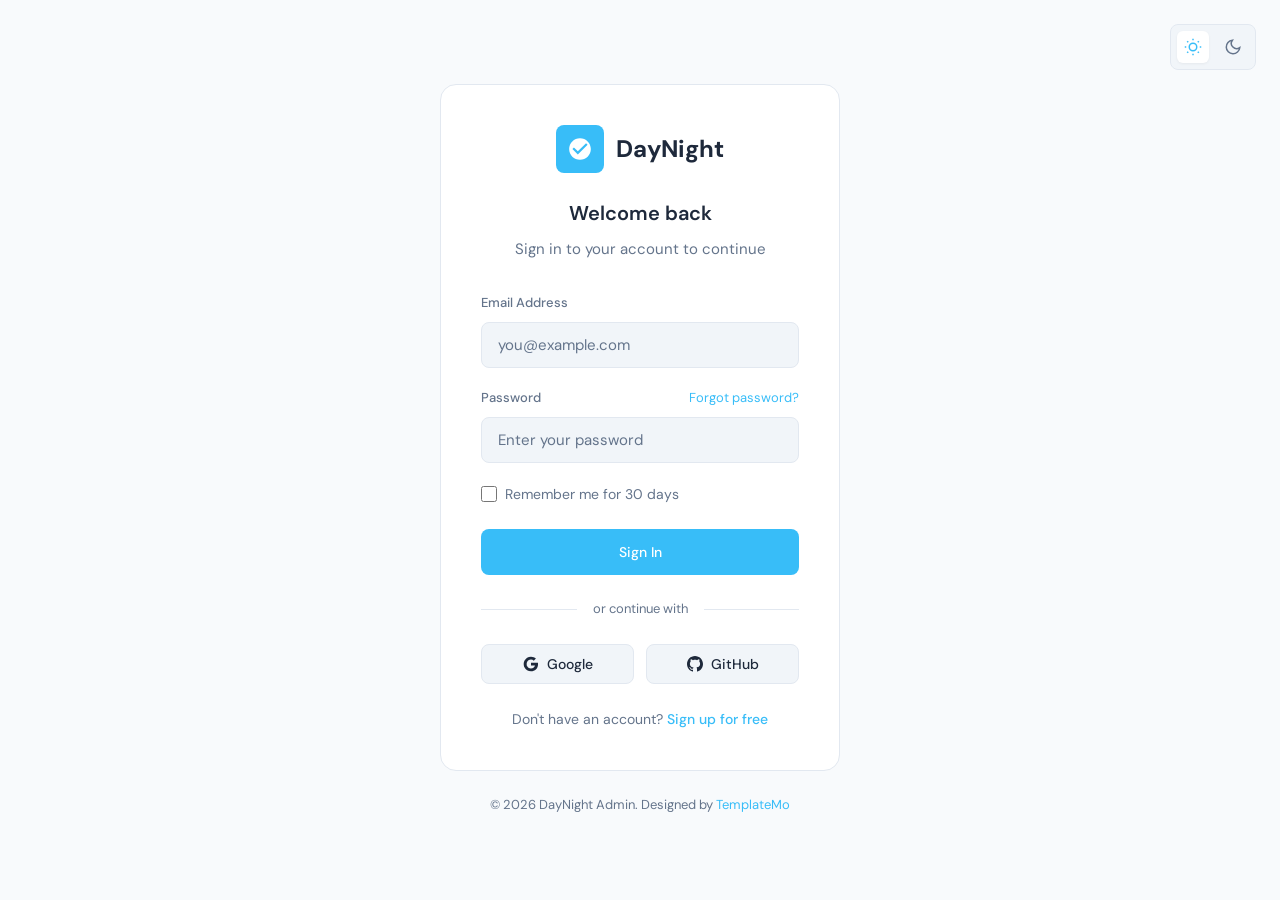
<file: admin/login.html>
<!DOCTYPE html>
<html lang="en">
<head>
    <meta charset="UTF-8">
    <meta name="viewport" content="width=device-width, initial-scale=1.0">
    <title>Login - DayNight Admin</title>
    <script>if(localStorage.getItem("daynight-theme")==="carbon"){document.documentElement.classList.add("carbon");}</script>
    <link rel="stylesheet" href="templatemo-daynight-style.css">
    <!--

TemplateMo 608 DayNight Admin

https://templatemo.com/tm-608-daynight-admin

-->
</head>
<body>
    <!-- Theme Toggle (Fixed Position) -->
    <div class="login-theme-toggle">
        <div class="theme-toggle">
            <button class="theme-btn theme-btn-snow active" onclick="setTheme('snow')" title="Snow Edition">
                <svg viewBox="0 0 24 24" fill="none" stroke="currentColor" stroke-width="2">
                    <circle cx="12" cy="12" r="5"/>
                    <line x1="12" y1="1" x2="12" y2="3"/>
                    <line x1="12" y1="21" x2="12" y2="23"/>
                    <line x1="4.22" y1="4.22" x2="5.64" y2="5.64"/>
                    <line x1="18.36" y1="18.36" x2="19.78" y2="19.78"/>
                    <line x1="1" y1="12" x2="3" y2="12"/>
                    <line x1="21" y1="12" x2="23" y2="12"/>
                    <line x1="4.22" y1="19.78" x2="5.64" y2="18.36"/>
                    <line x1="18.36" y1="5.64" x2="19.78" y2="4.22"/>
                </svg>
            </button>
            <button class="theme-btn theme-btn-carbon" onclick="setTheme('carbon')" title="Carbon Edition">
                <svg viewBox="0 0 24 24" fill="none" stroke="currentColor" stroke-width="2">
                    <path d="M21 12.79A9 9 0 1 1 11.21 3 7 7 0 0 0 21 12.79z"/>
                </svg>
            </button>
        </div>
    </div>

    <!-- Login Page -->
    <div class="login-page">
        <div class="login-container">
            <div class="login-card">
                <div class="login-header">
                    <div class="login-logo">
                        <div class="logo-icon">
                            <svg viewBox="0 0 24 24" fill="currentColor">
                                <path d="M12 2C6.48 2 2 6.48 2 12s4.48 10 10 10 10-4.48 10-10S17.52 2 12 2zm-2 15l-5-5 1.41-1.41L10 14.17l7.59-7.59L19 8l-9 9z"/>
                            </svg>
                        </div>
                        <span>DayNight</span>
                    </div>
                    <h1 class="login-title">Welcome back</h1>
                    <p class="login-subtitle">Sign in to your account to continue</p>
                </div>

                <form class="login-form">
                    <div class="form-group">
                        <label class="form-label">Email Address</label>
                        <input type="email" class="form-input" placeholder="you@example.com">
                    </div>
                    
                    <div class="form-group">
                        <div style="display: flex; justify-content: space-between; align-items: center; margin-bottom: 0.5rem;">
                            <label class="form-label" style="margin-bottom: 0;">Password</label>
                            <a href="#" style="font-size: 0.8125rem; color: var(--accent);">Forgot password?</a>
                        </div>
                        <input type="password" class="form-input" placeholder="Enter your password">
                    </div>
                    
                    <div style="display: flex; align-items: center; gap: 0.5rem; margin-bottom: 1.5rem;">
                        <input type="checkbox" id="remember" style="width: 16px; height: 16px; accent-color: var(--accent);">
                        <label for="remember" style="font-size: 0.875rem; color: var(--text-secondary); cursor: pointer;">Remember me for 30 days</label>
                    </div>
                    
                    <button type="submit" class="btn btn-primary" onclick="event.preventDefault(); window.location.href='index.html';">
                        Sign In
                    </button>
                </form>

                <div class="login-divider">
                    <span>or continue with</span>
                </div>

                <div style="display: grid; grid-template-columns: 1fr 1fr; gap: 0.75rem; margin-bottom: 1.5rem;">
                    <button class="btn btn-secondary">
                        <svg viewBox="0 0 24 24" width="18" height="18">
                            <path fill="currentColor" d="M22.56 12.25c0-.78-.07-1.53-.2-2.25H12v4.26h5.92c-.26 1.37-1.04 2.53-2.21 3.31v2.77h3.57c2.08-1.92 3.28-4.74 3.28-8.09z"/>
                            <path fill="currentColor" d="M12 23c2.97 0 5.46-.98 7.28-2.66l-3.57-2.77c-.98.66-2.23 1.06-3.71 1.06-2.86 0-5.29-1.93-6.16-4.53H2.18v2.84C3.99 20.53 7.7 23 12 23z"/>
                            <path fill="currentColor" d="M5.84 14.09c-.22-.66-.35-1.36-.35-2.09s.13-1.43.35-2.09V7.07H2.18C1.43 8.55 1 10.22 1 12s.43 3.45 1.18 4.93l2.85-2.22.81-.62z"/>
                            <path fill="currentColor" d="M12 5.38c1.62 0 3.06.56 4.21 1.64l3.15-3.15C17.45 2.09 14.97 1 12 1 7.7 1 3.99 3.47 2.18 7.07l3.66 2.84c.87-2.6 3.3-4.53 6.16-4.53z"/>
                        </svg>
                        Google
                    </button>
                    <button class="btn btn-secondary">
                        <svg viewBox="0 0 24 24" width="18" height="18" fill="currentColor">
                            <path d="M12 0c-6.626 0-12 5.373-12 12 0 5.302 3.438 9.8 8.207 11.387.599.111.793-.261.793-.577v-2.234c-3.338.726-4.033-1.416-4.033-1.416-.546-1.387-1.333-1.756-1.333-1.756-1.089-.745.083-.729.083-.729 1.205.084 1.839 1.237 1.839 1.237 1.07 1.834 2.807 1.304 3.492.997.107-.775.418-1.305.762-1.604-2.665-.305-5.467-1.334-5.467-5.931 0-1.311.469-2.381 1.236-3.221-.124-.303-.535-1.524.117-3.176 0 0 1.008-.322 3.301 1.23.957-.266 1.983-.399 3.003-.404 1.02.005 2.047.138 3.006.404 2.291-1.552 3.297-1.23 3.297-1.23.653 1.653.242 2.874.118 3.176.77.84 1.235 1.911 1.235 3.221 0 4.609-2.807 5.624-5.479 5.921.43.372.823 1.102.823 2.222v3.293c0 .319.192.694.801.576 4.765-1.589 8.199-6.086 8.199-11.386 0-6.627-5.373-12-12-12z"/>
                        </svg>
                        GitHub
                    </button>
                </div>

                <p class="login-footer">
                    Don't have an account? <a href="#">Sign up for free</a>
                </p>
            </div>

            <p style="text-align: center; margin-top: 1.5rem; font-size: 0.8125rem; color: var(--text-secondary);">
                &copy; 2026 DayNight Admin. Designed by <a href="https://www.templatemo.com" target="_blank" rel="nofollow" style="color: var(--accent);">TemplateMo</a>
            </p>
        </div>
    </div>

    <script src="templatemo-daynight-script.js"></script>
</body>
</html>
</file>
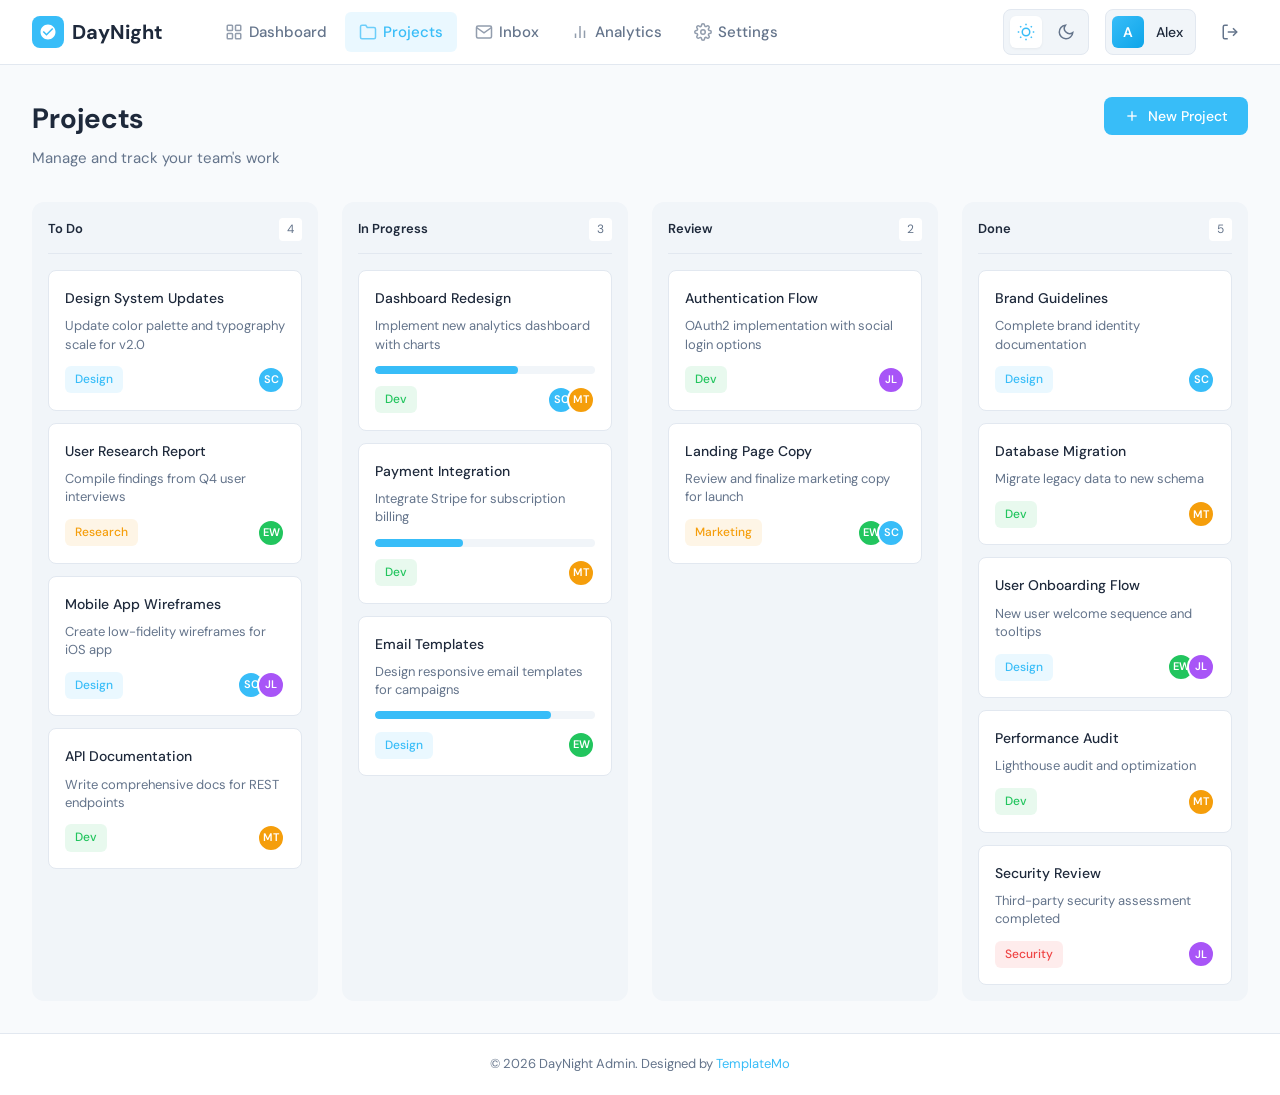
<file: admin/projects.html>
<!DOCTYPE html>
<html lang="en">
<head>
    <meta charset="UTF-8">
    <meta name="viewport" content="width=device-width, initial-scale=1.0">
    <title>Projects - DayNight Admin</title>
    <script>if(localStorage.getItem("daynight-theme")==="carbon"){document.documentElement.classList.add("carbon");}</script>
    <link rel="stylesheet" href="templatemo-daynight-style.css">
    <!--

TemplateMo 608 DayNight Admin

https://templatemo.com/tm-608-daynight-admin

-->
</head>
<body>
    <!-- Mobile Menu Overlay -->
    <div class="mobile-menu-overlay"></div>
    
    <!-- Mobile Menu -->
    <div class="mobile-menu">
        <div class="mobile-menu-header">
            <a href="index.html" class="logo"><div class="logo-icon"><svg viewBox="0 0 24 24" fill="currentColor"><path d="M12 2C6.48 2 2 6.48 2 12s4.48 10 10 10 10-4.48 10-10S17.52 2 12 2zm-2 15l-5-5 1.41-1.41L10 14.17l7.59-7.59L19 8l-9 9z"/></svg></div>DayNight</a>
            <button class="mobile-menu-close" onclick="closeMobileMenu()"><svg viewBox="0 0 24 24" fill="none" stroke="currentColor" stroke-width="2"><line x1="18" y1="6" x2="6" y2="18"/><line x1="6" y1="6" x2="18" y2="18"/></svg></button>
        </div>
        <nav class="mobile-menu-nav">
            <a href="index.html"><svg viewBox="0 0 24 24" fill="none" stroke="currentColor" stroke-width="2"><rect x="3" y="3" width="7" height="7" rx="1"/><rect x="14" y="3" width="7" height="7" rx="1"/><rect x="3" y="14" width="7" height="7" rx="1"/><rect x="14" y="14" width="7" height="7" rx="1"/></svg>Dashboard</a>
            <a href="projects.html" class="active"><svg viewBox="0 0 24 24" fill="none" stroke="currentColor" stroke-width="2"><path d="M22 19a2 2 0 0 1-2 2H4a2 2 0 0 1-2-2V5a2 2 0 0 1 2-2h5l2 3h9a2 2 0 0 1 2 2z"/></svg>Projects</a>
            <a href="inbox.html"><svg viewBox="0 0 24 24" fill="none" stroke="currentColor" stroke-width="2"><path d="M4 4h16c1.1 0 2 .9 2 2v12c0 1.1-.9 2-2 2H4c-1.1 0-2-.9-2-2V6c0-1.1.9-2 2-2z"/><polyline points="22,6 12,13 2,6"/></svg>Inbox</a>
            <a href="analytics.html"><svg viewBox="0 0 24 24" fill="none" stroke="currentColor" stroke-width="2"><line x1="18" y1="20" x2="18" y2="10"/><line x1="12" y1="20" x2="12" y2="4"/><line x1="6" y1="20" x2="6" y2="14"/></svg>Analytics</a>
            <a href="settings.html"><svg viewBox="0 0 24 24" fill="none" stroke="currentColor" stroke-width="2"><circle cx="12" cy="12" r="3"/><path d="M19.4 15a1.65 1.65 0 0 0 .33 1.82l.06.06a2 2 0 0 1 0 2.83 2 2 0 0 1-2.83 0l-.06-.06a1.65 1.65 0 0 0-1.82-.33 1.65 1.65 0 0 0-1 1.51V21a2 2 0 0 1-2 2 2 2 0 0 1-2-2v-.09A1.65 1.65 0 0 0 9 19.4a1.65 1.65 0 0 0-1.82.33l-.06.06a2 2 0 0 1-2.83 0 2 2 0 0 1 0-2.83l.06-.06a1.65 1.65 0 0 0 .33-1.82 1.65 1.65 0 0 0-1.51-1H3a2 2 0 0 1-2-2 2 2 0 0 1 2-2h.09A1.65 1.65 0 0 0 4.6 9a1.65 1.65 0 0 0-.33-1.82l-.06-.06a2 2 0 0 1 0-2.83 2 2 0 0 1 2.83 0l.06.06a1.65 1.65 0 0 0 1.82.33H9a1.65 1.65 0 0 0 1-1.51V3a2 2 0 0 1 2-2 2 2 0 0 1 2 2v.09a1.65 1.65 0 0 0 1 1.51 1.65 1.65 0 0 0 1.82-.33l.06-.06a2 2 0 0 1 2.83 0 2 2 0 0 1 0 2.83l-.06.06a1.65 1.65 0 0 0-.33 1.82V9a1.65 1.65 0 0 0 1.51 1H21a2 2 0 0 1 2 2 2 2 0 0 1-2 2h-.09a1.65 1.65 0 0 0-1.51 1z"/></svg>Settings</a>
        </nav>
        <div class="mobile-menu-footer"><a href="login.html" class="mobile-logout-btn"><svg viewBox="0 0 24 24" fill="none" stroke="currentColor" stroke-width="2"><path d="M9 21H5a2 2 0 0 1-2-2V5a2 2 0 0 1 2-2h4"/><polyline points="16 17 21 12 16 7"/><line x1="21" y1="12" x2="9" y2="12"/></svg>Logout</a>
            <div class="theme-toggle">
                <button class="theme-btn theme-btn-snow active" onclick="setTheme('snow')"><svg viewBox="0 0 24 24" fill="none" stroke="currentColor" stroke-width="2"><circle cx="12" cy="12" r="5"/><line x1="12" y1="1" x2="12" y2="3"/><line x1="12" y1="21" x2="12" y2="23"/><line x1="4.22" y1="4.22" x2="5.64" y2="5.64"/><line x1="18.36" y1="18.36" x2="19.78" y2="19.78"/><line x1="1" y1="12" x2="3" y2="12"/><line x1="21" y1="12" x2="23" y2="12"/><line x1="4.22" y1="19.78" x2="5.64" y2="18.36"/><line x1="18.36" y1="5.64" x2="19.78" y2="4.22"/></svg></button>
                <button class="theme-btn theme-btn-carbon" onclick="setTheme('carbon')"><svg viewBox="0 0 24 24" fill="none" stroke="currentColor" stroke-width="2"><path d="M21 12.79A9 9 0 1 1 11.21 3 7 7 0 0 0 21 12.79z"/></svg></button>
            </div>
        </div>
    </div>

    <div class="app-container">
        <!-- Top Navigation -->
        <nav class="top-nav">
            <div class="nav-container">
                <div class="nav-left">
                    <a href="index.html" class="logo"><div class="logo-icon"><svg viewBox="0 0 24 24" fill="currentColor"><path d="M12 2C6.48 2 2 6.48 2 12s4.48 10 10 10 10-4.48 10-10S17.52 2 12 2zm-2 15l-5-5 1.41-1.41L10 14.17l7.59-7.59L19 8l-9 9z"/></svg></div>DayNight</a>
                    <div class="nav-menu">
                        <div class="nav-item"><a href="index.html" class="nav-link"><svg viewBox="0 0 24 24" fill="none" stroke="currentColor" stroke-width="2"><rect x="3" y="3" width="7" height="7" rx="1"/><rect x="14" y="3" width="7" height="7" rx="1"/><rect x="3" y="14" width="7" height="7" rx="1"/><rect x="14" y="14" width="7" height="7" rx="1"/></svg>Dashboard</a></div>
                        <div class="nav-item"><a href="projects.html" class="nav-link active"><svg viewBox="0 0 24 24" fill="none" stroke="currentColor" stroke-width="2"><path d="M22 19a2 2 0 0 1-2 2H4a2 2 0 0 1-2-2V5a2 2 0 0 1 2-2h5l2 3h9a2 2 0 0 1 2 2z"/></svg>Projects</a></div>
                        <div class="nav-item"><a href="inbox.html" class="nav-link"><svg viewBox="0 0 24 24" fill="none" stroke="currentColor" stroke-width="2"><path d="M4 4h16c1.1 0 2 .9 2 2v12c0 1.1-.9 2-2 2H4c-1.1 0-2-.9-2-2V6c0-1.1.9-2 2-2z"/><polyline points="22,6 12,13 2,6"/></svg>Inbox</a></div>
                        <div class="nav-item"><a href="analytics.html" class="nav-link"><svg viewBox="0 0 24 24" fill="none" stroke="currentColor" stroke-width="2"><line x1="18" y1="20" x2="18" y2="10"/><line x1="12" y1="20" x2="12" y2="4"/><line x1="6" y1="20" x2="6" y2="14"/></svg>Analytics</a></div>
                        <div class="nav-item"><a href="settings.html" class="nav-link"><svg viewBox="0 0 24 24" fill="none" stroke="currentColor" stroke-width="2"><circle cx="12" cy="12" r="3"/><path d="M19.4 15a1.65 1.65 0 0 0 .33 1.82l.06.06a2 2 0 0 1 0 2.83 2 2 0 0 1-2.83 0l-.06-.06a1.65 1.65 0 0 0-1.82-.33 1.65 1.65 0 0 0-1 1.51V21a2 2 0 0 1-2 2 2 2 0 0 1-2-2v-.09A1.65 1.65 0 0 0 9 19.4a1.65 1.65 0 0 0-1.82.33l-.06.06a2 2 0 0 1-2.83 0 2 2 0 0 1 0-2.83l.06-.06a1.65 1.65 0 0 0 .33-1.82 1.65 1.65 0 0 0-1.51-1H3a2 2 0 0 1-2-2 2 2 0 0 1 2-2h.09A1.65 1.65 0 0 0 4.6 9a1.65 1.65 0 0 0-.33-1.82l-.06-.06a2 2 0 0 1 0-2.83 2 2 0 0 1 2.83 0l.06.06a1.65 1.65 0 0 0 1.82.33H9a1.65 1.65 0 0 0 1-1.51V3a2 2 0 0 1 2-2 2 2 0 0 1 2 2v.09a1.65 1.65 0 0 0 1 1.51 1.65 1.65 0 0 0 1.82-.33l.06-.06a2 2 0 0 1 2.83 0 2 2 0 0 1 0 2.83l-.06.06a1.65 1.65 0 0 0-.33 1.82V9a1.65 1.65 0 0 0 1.51 1H21a2 2 0 0 1 2 2 2 2 0 0 1-2 2h-.09a1.65 1.65 0 0 0-1.51 1z"/></svg>Settings</a></div>
                    </div>
                </div>
                <div class="nav-right">
                    <div class="theme-toggle">
                        <button class="theme-btn theme-btn-snow active" onclick="setTheme('snow')"><svg viewBox="0 0 24 24" fill="none" stroke="currentColor" stroke-width="2"><circle cx="12" cy="12" r="5"/><line x1="12" y1="1" x2="12" y2="3"/><line x1="12" y1="21" x2="12" y2="23"/><line x1="4.22" y1="4.22" x2="5.64" y2="5.64"/><line x1="18.36" y1="18.36" x2="19.78" y2="19.78"/><line x1="1" y1="12" x2="3" y2="12"/><line x1="21" y1="12" x2="23" y2="12"/><line x1="4.22" y1="19.78" x2="5.64" y2="18.36"/><line x1="18.36" y1="5.64" x2="19.78" y2="4.22"/></svg></button>
                        <button class="theme-btn theme-btn-carbon" onclick="setTheme('carbon')"><svg viewBox="0 0 24 24" fill="none" stroke="currentColor" stroke-width="2"><path d="M21 12.79A9 9 0 1 1 11.21 3 7 7 0 0 0 21 12.79z"/></svg></button>
                    </div>
                    <button class="user-menu"><div class="user-avatar">A</div><span class="user-name">Alex</span></button><a href="login.html" class="btn-logout" title="Logout"><svg viewBox="0 0 24 24" fill="none" stroke="currentColor" stroke-width="2"><path d="M9 21H5a2 2 0 0 1-2-2V5a2 2 0 0 1 2-2h4"/><polyline points="16 17 21 12 16 7"/><line x1="21" y1="12" x2="9" y2="12"/></svg></a>
                    <button class="mobile-menu-btn" onclick="toggleMobileMenu()"><svg viewBox="0 0 24 24" fill="none" stroke="currentColor" stroke-width="2"><line x1="3" y1="12" x2="21" y2="12"/><line x1="3" y1="6" x2="21" y2="6"/><line x1="3" y1="18" x2="21" y2="18"/></svg></button>
                </div>
            </div>
        </nav>

        <!-- Main Content -->
        <main class="main-content">
            <div class="page-header" style="display: flex; justify-content: space-between; align-items: flex-start;">
                <div>
                    <h1 class="greeting">Projects</h1>
                    <p class="greeting-sub">Manage and track your team's work</p>
                </div>
                <button class="btn btn-primary"><svg viewBox="0 0 24 24" fill="none" stroke="currentColor" stroke-width="2"><line x1="12" y1="5" x2="12" y2="19"/><line x1="5" y1="12" x2="19" y2="12"/></svg>New Project</button>
            </div>

            <!-- Kanban Board -->
            <div class="kanban-board">
                <!-- To Do -->
                <div class="kanban-column">
                    <div class="kanban-header"><span class="kanban-title">To Do</span><span class="kanban-count">4</span></div>
                    <div class="kanban-cards">
                        <div class="kanban-card"><div class="kanban-card-title">Design System Updates</div><div class="kanban-card-desc">Update color palette and typography scale for v2.0</div><div class="kanban-card-footer"><span class="badge badge-blue">Design</span><div class="avatar-group"><div class="avatar blue">SC</div></div></div></div>
                        <div class="kanban-card"><div class="kanban-card-title">User Research Report</div><div class="kanban-card-desc">Compile findings from Q4 user interviews</div><div class="kanban-card-footer"><span class="badge badge-orange">Research</span><div class="avatar-group"><div class="avatar green">EW</div></div></div></div>
                        <div class="kanban-card"><div class="kanban-card-title">Mobile App Wireframes</div><div class="kanban-card-desc">Create low-fidelity wireframes for iOS app</div><div class="kanban-card-footer"><span class="badge badge-blue">Design</span><div class="avatar-group"><div class="avatar blue">SC</div><div class="avatar purple">JL</div></div></div></div>
                        <div class="kanban-card"><div class="kanban-card-title">API Documentation</div><div class="kanban-card-desc">Write comprehensive docs for REST endpoints</div><div class="kanban-card-footer"><span class="badge badge-green">Dev</span><div class="avatar-group"><div class="avatar orange">MT</div></div></div></div>
                    </div>
                </div>

                <!-- In Progress -->
                <div class="kanban-column">
                    <div class="kanban-header"><span class="kanban-title">In Progress</span><span class="kanban-count">3</span></div>
                    <div class="kanban-cards">
                        <div class="kanban-card"><div class="kanban-card-title">Dashboard Redesign</div><div class="kanban-card-desc">Implement new analytics dashboard with charts</div><div class="progress-bar" style="margin-bottom: 0.75rem;"><div class="progress-fill accent" style="width: 65%;"></div></div><div class="kanban-card-footer"><span class="badge badge-green">Dev</span><div class="avatar-group"><div class="avatar blue">SC</div><div class="avatar orange">MT</div></div></div></div>
                        <div class="kanban-card"><div class="kanban-card-title">Payment Integration</div><div class="kanban-card-desc">Integrate Stripe for subscription billing</div><div class="progress-bar" style="margin-bottom: 0.75rem;"><div class="progress-fill accent" style="width: 40%;"></div></div><div class="kanban-card-footer"><span class="badge badge-green">Dev</span><div class="avatar-group"><div class="avatar orange">MT</div></div></div></div>
                        <div class="kanban-card"><div class="kanban-card-title">Email Templates</div><div class="kanban-card-desc">Design responsive email templates for campaigns</div><div class="progress-bar" style="margin-bottom: 0.75rem;"><div class="progress-fill accent" style="width: 80%;"></div></div><div class="kanban-card-footer"><span class="badge badge-blue">Design</span><div class="avatar-group"><div class="avatar green">EW</div></div></div></div>
                    </div>
                </div>

                <!-- Review -->
                <div class="kanban-column">
                    <div class="kanban-header"><span class="kanban-title">Review</span><span class="kanban-count">2</span></div>
                    <div class="kanban-cards">
                        <div class="kanban-card"><div class="kanban-card-title">Authentication Flow</div><div class="kanban-card-desc">OAuth2 implementation with social login options</div><div class="kanban-card-footer"><span class="badge badge-green">Dev</span><div class="avatar-group"><div class="avatar purple">JL</div></div></div></div>
                        <div class="kanban-card"><div class="kanban-card-title">Landing Page Copy</div><div class="kanban-card-desc">Review and finalize marketing copy for launch</div><div class="kanban-card-footer"><span class="badge badge-orange">Marketing</span><div class="avatar-group"><div class="avatar green">EW</div><div class="avatar blue">SC</div></div></div></div>
                    </div>
                </div>

                <!-- Done -->
                <div class="kanban-column">
                    <div class="kanban-header"><span class="kanban-title">Done</span><span class="kanban-count">5</span></div>
                    <div class="kanban-cards">
                        <div class="kanban-card"><div class="kanban-card-title">Brand Guidelines</div><div class="kanban-card-desc">Complete brand identity documentation</div><div class="kanban-card-footer"><span class="badge badge-blue">Design</span><div class="avatar-group"><div class="avatar blue">SC</div></div></div></div>
                        <div class="kanban-card"><div class="kanban-card-title">Database Migration</div><div class="kanban-card-desc">Migrate legacy data to new schema</div><div class="kanban-card-footer"><span class="badge badge-green">Dev</span><div class="avatar-group"><div class="avatar orange">MT</div></div></div></div>
                        <div class="kanban-card"><div class="kanban-card-title">User Onboarding Flow</div><div class="kanban-card-desc">New user welcome sequence and tooltips</div><div class="kanban-card-footer"><span class="badge badge-blue">Design</span><div class="avatar-group"><div class="avatar green">EW</div><div class="avatar purple">JL</div></div></div></div>
                        <div class="kanban-card"><div class="kanban-card-title">Performance Audit</div><div class="kanban-card-desc">Lighthouse audit and optimization</div><div class="kanban-card-footer"><span class="badge badge-green">Dev</span><div class="avatar-group"><div class="avatar orange">MT</div></div></div></div>
                        <div class="kanban-card"><div class="kanban-card-title">Security Review</div><div class="kanban-card-desc">Third-party security assessment completed</div><div class="kanban-card-footer"><span class="badge badge-red">Security</span><div class="avatar-group"><div class="avatar purple">JL</div></div></div></div>
                    </div>
                </div>
            </div>
        </main>

        <footer class="footer"><p>&copy; 2026 DayNight Admin. Designed by <a href="https://www.templatemo.com" target="_blank" rel="nofollow">TemplateMo</a></p></footer>
    </div>
    <script src="templatemo-daynight-script.js"></script>
</body>
</html>
</file>
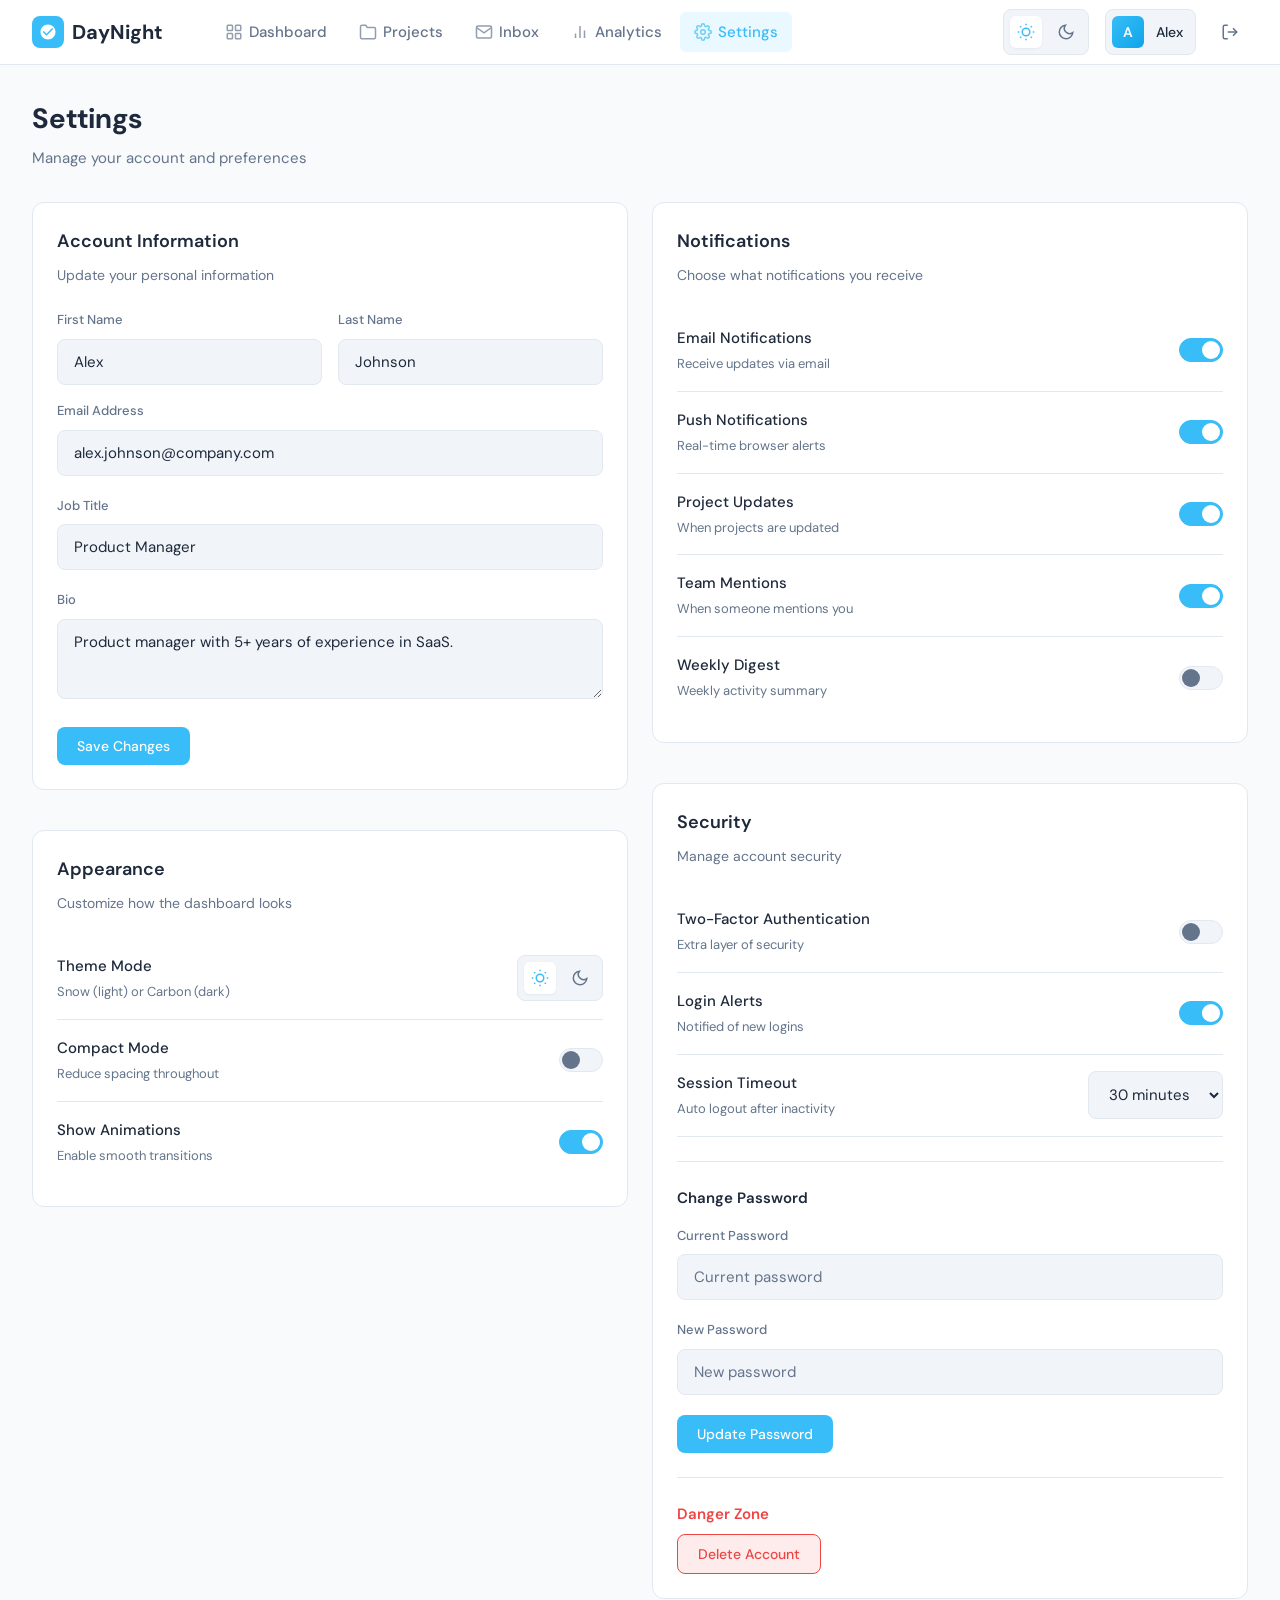
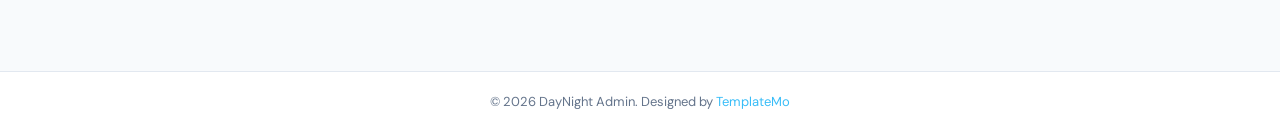
<file: admin/settings.html>
<!DOCTYPE html>
<html lang="en">
<head>
    <meta charset="UTF-8">
    <meta name="viewport" content="width=device-width, initial-scale=1.0">
    <title>Settings - DayNight Admin</title>
    <script>if(localStorage.getItem("daynight-theme")==="carbon"){document.documentElement.classList.add("carbon");}</script>
    <link rel="stylesheet" href="templatemo-daynight-style.css">
    <!--

TemplateMo 608 DayNight Admin

https://templatemo.com/tm-608-daynight-admin

-->
</head>
<body>
    <!-- Mobile Menu Overlay -->
    <div class="mobile-menu-overlay"></div>
    
    <!-- Mobile Menu -->
    <div class="mobile-menu">
        <div class="mobile-menu-header">
            <a href="index.html" class="logo">
                <div class="logo-icon"><svg viewBox="0 0 24 24" fill="currentColor"><path d="M12 2C6.48 2 2 6.48 2 12s4.48 10 10 10 10-4.48 10-10S17.52 2 12 2zm-2 15l-5-5 1.41-1.41L10 14.17l7.59-7.59L19 8l-9 9z"/></svg></div>
                DayNight
            </a>
            <button class="mobile-menu-close" onclick="closeMobileMenu()"><svg viewBox="0 0 24 24" fill="none" stroke="currentColor" stroke-width="2"><line x1="18" y1="6" x2="6" y2="18"/><line x1="6" y1="6" x2="18" y2="18"/></svg></button>
        </div>
        <nav class="mobile-menu-nav">
            <a href="index.html"><svg viewBox="0 0 24 24" fill="none" stroke="currentColor" stroke-width="2"><rect x="3" y="3" width="7" height="7" rx="1"/><rect x="14" y="3" width="7" height="7" rx="1"/><rect x="3" y="14" width="7" height="7" rx="1"/><rect x="14" y="14" width="7" height="7" rx="1"/></svg>Dashboard</a>
            <a href="projects.html"><svg viewBox="0 0 24 24" fill="none" stroke="currentColor" stroke-width="2"><path d="M22 19a2 2 0 0 1-2 2H4a2 2 0 0 1-2-2V5a2 2 0 0 1 2-2h5l2 3h9a2 2 0 0 1 2 2z"/></svg>Projects</a>
            <a href="inbox.html"><svg viewBox="0 0 24 24" fill="none" stroke="currentColor" stroke-width="2"><path d="M4 4h16c1.1 0 2 .9 2 2v12c0 1.1-.9 2-2 2H4c-1.1 0-2-.9-2-2V6c0-1.1.9-2 2-2z"/><polyline points="22,6 12,13 2,6"/></svg>Inbox</a>
            <a href="analytics.html"><svg viewBox="0 0 24 24" fill="none" stroke="currentColor" stroke-width="2"><line x1="18" y1="20" x2="18" y2="10"/><line x1="12" y1="20" x2="12" y2="4"/><line x1="6" y1="20" x2="6" y2="14"/></svg>Analytics</a>
            <a href="settings.html" class="active"><svg viewBox="0 0 24 24" fill="none" stroke="currentColor" stroke-width="2"><circle cx="12" cy="12" r="3"/><path d="M19.4 15a1.65 1.65 0 0 0 .33 1.82l.06.06a2 2 0 0 1 0 2.83 2 2 0 0 1-2.83 0l-.06-.06a1.65 1.65 0 0 0-1.82-.33 1.65 1.65 0 0 0-1 1.51V21a2 2 0 0 1-2 2 2 2 0 0 1-2-2v-.09A1.65 1.65 0 0 0 9 19.4a1.65 1.65 0 0 0-1.82.33l-.06.06a2 2 0 0 1-2.83 0 2 2 0 0 1 0-2.83l.06-.06a1.65 1.65 0 0 0 .33-1.82 1.65 1.65 0 0 0-1.51-1H3a2 2 0 0 1-2-2 2 2 0 0 1 2-2h.09A1.65 1.65 0 0 0 4.6 9a1.65 1.65 0 0 0-.33-1.82l-.06-.06a2 2 0 0 1 0-2.83 2 2 0 0 1 2.83 0l.06.06a1.65 1.65 0 0 0 1.82.33H9a1.65 1.65 0 0 0 1-1.51V3a2 2 0 0 1 2-2 2 2 0 0 1 2 2v.09a1.65 1.65 0 0 0 1 1.51 1.65 1.65 0 0 0 1.82-.33l.06-.06a2 2 0 0 1 2.83 0 2 2 0 0 1 0 2.83l-.06.06a1.65 1.65 0 0 0-.33 1.82V9a1.65 1.65 0 0 0 1.51 1H21a2 2 0 0 1 2 2 2 2 0 0 1-2 2h-.09a1.65 1.65 0 0 0-1.51 1z"/></svg>Settings</a>
        </nav>
        <div class="mobile-menu-footer"><a href="login.html" class="mobile-logout-btn"><svg viewBox="0 0 24 24" fill="none" stroke="currentColor" stroke-width="2"><path d="M9 21H5a2 2 0 0 1-2-2V5a2 2 0 0 1 2-2h4"/><polyline points="16 17 21 12 16 7"/><line x1="21" y1="12" x2="9" y2="12"/></svg>Logout</a>
            <div class="theme-toggle">
                <button class="theme-btn theme-btn-snow active" onclick="setTheme('snow')"><svg viewBox="0 0 24 24" fill="none" stroke="currentColor" stroke-width="2"><circle cx="12" cy="12" r="5"/><line x1="12" y1="1" x2="12" y2="3"/><line x1="12" y1="21" x2="12" y2="23"/><line x1="4.22" y1="4.22" x2="5.64" y2="5.64"/><line x1="18.36" y1="18.36" x2="19.78" y2="19.78"/><line x1="1" y1="12" x2="3" y2="12"/><line x1="21" y1="12" x2="23" y2="12"/><line x1="4.22" y1="19.78" x2="5.64" y2="18.36"/><line x1="18.36" y1="5.64" x2="19.78" y2="4.22"/></svg></button>
                <button class="theme-btn theme-btn-carbon" onclick="setTheme('carbon')"><svg viewBox="0 0 24 24" fill="none" stroke="currentColor" stroke-width="2"><path d="M21 12.79A9 9 0 1 1 11.21 3 7 7 0 0 0 21 12.79z"/></svg></button>
            </div>
        </div>
    </div>

    <div class="app-container">
        <!-- Top Navigation -->
        <nav class="top-nav">
            <div class="nav-container">
                <div class="nav-left">
                    <a href="index.html" class="logo"><div class="logo-icon"><svg viewBox="0 0 24 24" fill="currentColor"><path d="M12 2C6.48 2 2 6.48 2 12s4.48 10 10 10 10-4.48 10-10S17.52 2 12 2zm-2 15l-5-5 1.41-1.41L10 14.17l7.59-7.59L19 8l-9 9z"/></svg></div>DayNight</a>
                    <div class="nav-menu">
                        <div class="nav-item"><a href="index.html" class="nav-link"><svg viewBox="0 0 24 24" fill="none" stroke="currentColor" stroke-width="2"><rect x="3" y="3" width="7" height="7" rx="1"/><rect x="14" y="3" width="7" height="7" rx="1"/><rect x="3" y="14" width="7" height="7" rx="1"/><rect x="14" y="14" width="7" height="7" rx="1"/></svg>Dashboard</a></div>
                        <div class="nav-item"><a href="projects.html" class="nav-link"><svg viewBox="0 0 24 24" fill="none" stroke="currentColor" stroke-width="2"><path d="M22 19a2 2 0 0 1-2 2H4a2 2 0 0 1-2-2V5a2 2 0 0 1 2-2h5l2 3h9a2 2 0 0 1 2 2z"/></svg>Projects</a></div>
                        <div class="nav-item"><a href="inbox.html" class="nav-link"><svg viewBox="0 0 24 24" fill="none" stroke="currentColor" stroke-width="2"><path d="M4 4h16c1.1 0 2 .9 2 2v12c0 1.1-.9 2-2 2H4c-1.1 0-2-.9-2-2V6c0-1.1.9-2 2-2z"/><polyline points="22,6 12,13 2,6"/></svg>Inbox</a></div>
                        <div class="nav-item"><a href="analytics.html" class="nav-link"><svg viewBox="0 0 24 24" fill="none" stroke="currentColor" stroke-width="2"><line x1="18" y1="20" x2="18" y2="10"/><line x1="12" y1="20" x2="12" y2="4"/><line x1="6" y1="20" x2="6" y2="14"/></svg>Analytics</a></div>
                        <div class="nav-item"><a href="settings.html" class="nav-link active"><svg viewBox="0 0 24 24" fill="none" stroke="currentColor" stroke-width="2"><circle cx="12" cy="12" r="3"/><path d="M19.4 15a1.65 1.65 0 0 0 .33 1.82l.06.06a2 2 0 0 1 0 2.83 2 2 0 0 1-2.83 0l-.06-.06a1.65 1.65 0 0 0-1.82-.33 1.65 1.65 0 0 0-1 1.51V21a2 2 0 0 1-2 2 2 2 0 0 1-2-2v-.09A1.65 1.65 0 0 0 9 19.4a1.65 1.65 0 0 0-1.82.33l-.06.06a2 2 0 0 1-2.83 0 2 2 0 0 1 0-2.83l.06-.06a1.65 1.65 0 0 0 .33-1.82 1.65 1.65 0 0 0-1.51-1H3a2 2 0 0 1-2-2 2 2 0 0 1 2-2h.09A1.65 1.65 0 0 0 4.6 9a1.65 1.65 0 0 0-.33-1.82l-.06-.06a2 2 0 0 1 0-2.83 2 2 0 0 1 2.83 0l.06.06a1.65 1.65 0 0 0 1.82.33H9a1.65 1.65 0 0 0 1-1.51V3a2 2 0 0 1 2-2 2 2 0 0 1 2 2v.09a1.65 1.65 0 0 0 1 1.51 1.65 1.65 0 0 0 1.82-.33l.06-.06a2 2 0 0 1 2.83 0 2 2 0 0 1 0 2.83l-.06.06a1.65 1.65 0 0 0-.33 1.82V9a1.65 1.65 0 0 0 1.51 1H21a2 2 0 0 1 2 2 2 2 0 0 1-2 2h-.09a1.65 1.65 0 0 0-1.51 1z"/></svg>Settings</a></div>
                    </div>
                </div>
                <div class="nav-right">
                    <div class="theme-toggle">
                        <button class="theme-btn theme-btn-snow active" onclick="setTheme('snow')"><svg viewBox="0 0 24 24" fill="none" stroke="currentColor" stroke-width="2"><circle cx="12" cy="12" r="5"/><line x1="12" y1="1" x2="12" y2="3"/><line x1="12" y1="21" x2="12" y2="23"/><line x1="4.22" y1="4.22" x2="5.64" y2="5.64"/><line x1="18.36" y1="18.36" x2="19.78" y2="19.78"/><line x1="1" y1="12" x2="3" y2="12"/><line x1="21" y1="12" x2="23" y2="12"/><line x1="4.22" y1="19.78" x2="5.64" y2="18.36"/><line x1="18.36" y1="5.64" x2="19.78" y2="4.22"/></svg></button>
                        <button class="theme-btn theme-btn-carbon" onclick="setTheme('carbon')"><svg viewBox="0 0 24 24" fill="none" stroke="currentColor" stroke-width="2"><path d="M21 12.79A9 9 0 1 1 11.21 3 7 7 0 0 0 21 12.79z"/></svg></button>
                    </div>
                    <button class="user-menu"><div class="user-avatar">A</div><span class="user-name">Alex</span></button><a href="login.html" class="btn-logout" title="Logout"><svg viewBox="0 0 24 24" fill="none" stroke="currentColor" stroke-width="2"><path d="M9 21H5a2 2 0 0 1-2-2V5a2 2 0 0 1 2-2h4"/><polyline points="16 17 21 12 16 7"/><line x1="21" y1="12" x2="9" y2="12"/></svg></a>
                    <button class="mobile-menu-btn" onclick="toggleMobileMenu()"><svg viewBox="0 0 24 24" fill="none" stroke="currentColor" stroke-width="2"><line x1="3" y1="12" x2="21" y2="12"/><line x1="3" y1="6" x2="21" y2="6"/><line x1="3" y1="18" x2="21" y2="18"/></svg></button>
                </div>
            </div>
        </nav>

        <!-- Main Content -->
        <main class="main-content">
            <div class="page-header">
                <h1 class="greeting">Settings</h1>
                <p class="greeting-sub">Manage your account and preferences</p>
            </div>

            <!-- Two Column Settings Layout -->
            <div class="settings-grid">
                <!-- Left Column: Account & Appearance -->
                <div>
                    <section class="settings-section">
                        <div class="card">
                            <h2 class="settings-title">Account Information</h2>
                            <p class="settings-desc">Update your personal information</p>
                            <div style="display: grid; grid-template-columns: 1fr 1fr; gap: 1rem; margin-bottom: 1rem;">
                                <div class="form-group" style="margin-bottom: 0;"><label class="form-label">First Name</label><input type="text" class="form-input" value="Alex"></div>
                                <div class="form-group" style="margin-bottom: 0;"><label class="form-label">Last Name</label><input type="text" class="form-input" value="Johnson"></div>
                            </div>
                            <div class="form-group"><label class="form-label">Email Address</label><input type="email" class="form-input" value="alex.johnson@company.com"></div>
                            <div class="form-group"><label class="form-label">Job Title</label><input type="text" class="form-input" value="Product Manager"></div>
                            <div class="form-group" style="margin-bottom: 0;"><label class="form-label">Bio</label><textarea class="form-input" style="min-height: 80px; resize: vertical;">Product manager with 5+ years of experience in SaaS.</textarea></div>
                            <div style="margin-top: 1.25rem;"><button class="btn btn-primary">Save Changes</button></div>
                        </div>
                    </section>

                    <section class="settings-section">
                        <div class="card">
                            <h2 class="settings-title">Appearance</h2>
                            <p class="settings-desc">Customize how the dashboard looks</p>
                            <div class="settings-row">
                                <div class="settings-row-info"><div class="settings-row-label">Theme Mode</div><div class="settings-row-desc">Snow (light) or Carbon (dark)</div></div>
                                <div class="theme-toggle">
                                    <button class="theme-btn theme-btn-snow active" onclick="setTheme('snow')"><svg viewBox="0 0 24 24" fill="none" stroke="currentColor" stroke-width="2"><circle cx="12" cy="12" r="5"/><line x1="12" y1="1" x2="12" y2="3"/><line x1="12" y1="21" x2="12" y2="23"/><line x1="4.22" y1="4.22" x2="5.64" y2="5.64"/><line x1="18.36" y1="18.36" x2="19.78" y2="19.78"/><line x1="1" y1="12" x2="3" y2="12"/><line x1="21" y1="12" x2="23" y2="12"/><line x1="4.22" y1="19.78" x2="5.64" y2="18.36"/><line x1="18.36" y1="5.64" x2="19.78" y2="4.22"/></svg></button>
                                    <button class="theme-btn theme-btn-carbon" onclick="setTheme('carbon')"><svg viewBox="0 0 24 24" fill="none" stroke="currentColor" stroke-width="2"><path d="M21 12.79A9 9 0 1 1 11.21 3 7 7 0 0 0 21 12.79z"/></svg></button>
                                </div>
                            </div>
                            <div class="settings-row"><div class="settings-row-info"><div class="settings-row-label">Compact Mode</div><div class="settings-row-desc">Reduce spacing throughout</div></div><label class="toggle"><input type="checkbox" id="compact-mode"><span class="toggle-slider"></span></label></div>
                            <div class="settings-row"><div class="settings-row-info"><div class="settings-row-label">Show Animations</div><div class="settings-row-desc">Enable smooth transitions</div></div><label class="toggle"><input type="checkbox" id="animations" checked><span class="toggle-slider"></span></label></div>
                        </div>
                    </section>
                </div>

                <!-- Right Column: Notifications & Security -->
                <div>
                    <section class="settings-section">
                        <div class="card">
                            <h2 class="settings-title">Notifications</h2>
                            <p class="settings-desc">Choose what notifications you receive</p>
                            <div class="settings-row"><div class="settings-row-info"><div class="settings-row-label">Email Notifications</div><div class="settings-row-desc">Receive updates via email</div></div><label class="toggle"><input type="checkbox" id="email-notif" checked><span class="toggle-slider"></span></label></div>
                            <div class="settings-row"><div class="settings-row-info"><div class="settings-row-label">Push Notifications</div><div class="settings-row-desc">Real-time browser alerts</div></div><label class="toggle"><input type="checkbox" id="push-notif" checked><span class="toggle-slider"></span></label></div>
                            <div class="settings-row"><div class="settings-row-info"><div class="settings-row-label">Project Updates</div><div class="settings-row-desc">When projects are updated</div></div><label class="toggle"><input type="checkbox" id="project-notif" checked><span class="toggle-slider"></span></label></div>
                            <div class="settings-row"><div class="settings-row-info"><div class="settings-row-label">Team Mentions</div><div class="settings-row-desc">When someone mentions you</div></div><label class="toggle"><input type="checkbox" id="mention-notif" checked><span class="toggle-slider"></span></label></div>
                            <div class="settings-row"><div class="settings-row-info"><div class="settings-row-label">Weekly Digest</div><div class="settings-row-desc">Weekly activity summary</div></div><label class="toggle"><input type="checkbox" id="digest-notif"><span class="toggle-slider"></span></label></div>
                        </div>
                    </section>

                    <section class="settings-section">
                        <div class="card">
                            <h2 class="settings-title">Security</h2>
                            <p class="settings-desc">Manage account security</p>
                            <div class="settings-row"><div class="settings-row-info"><div class="settings-row-label">Two-Factor Authentication</div><div class="settings-row-desc">Extra layer of security</div></div><label class="toggle"><input type="checkbox" id="two-factor"><span class="toggle-slider"></span></label></div>
                            <div class="settings-row"><div class="settings-row-info"><div class="settings-row-label">Login Alerts</div><div class="settings-row-desc">Notified of new logins</div></div><label class="toggle"><input type="checkbox" id="login-alerts" checked><span class="toggle-slider"></span></label></div>
                            <div class="settings-row"><div class="settings-row-info"><div class="settings-row-label">Session Timeout</div><div class="settings-row-desc">Auto logout after inactivity</div></div><select class="form-input" style="width: auto; min-width: 130px;"><option>15 minutes</option><option selected>30 minutes</option><option>1 hour</option><option>Never</option></select></div>
                            <div style="margin-top: 1.5rem; padding-top: 1.5rem; border-top: 1px solid var(--border-color);">
                                <h3 style="font-size: 0.9375rem; font-weight: 600; color: var(--text-primary); margin-bottom: 1rem;">Change Password</h3>
                                <div class="form-group"><label class="form-label">Current Password</label><input type="password" class="form-input" placeholder="Current password"></div>
                                <div class="form-group"><label class="form-label">New Password</label><input type="password" class="form-input" placeholder="New password"></div>
                                <button class="btn btn-primary">Update Password</button>
                            </div>
                            <div style="margin-top: 1.5rem; padding-top: 1.5rem; border-top: 1px solid var(--border-color);">
                                <h3 style="font-size: 0.9375rem; font-weight: 600; color: var(--danger); margin-bottom: 0.5rem;">Danger Zone</h3>
                                <button class="btn" style="background: rgba(239, 68, 68, 0.1); color: var(--danger); border: 1px solid var(--danger);">Delete Account</button>
                            </div>
                        </div>
                    </section>
                </div>
            </div>
        </main>

        <footer class="footer"><p>&copy; 2026 DayNight Admin. Designed by <a href="https://www.templatemo.com" target="_blank" rel="nofollow">TemplateMo</a></p></footer>
    </div>
    <script src="templatemo-daynight-script.js"></script>
</body>
</html>
</file>
<file: css/style.css>
/*

Template 2076 Zentro

http://www.tooplate.com/view/2076-zentro

*/

body
	{
		background: #ffffff;
    font-family: 'Roboto', sans-serif;
    font-weight: 400;
    position: relative;
	}

.heading {
  font-size: 22px;
  font-weight: 500;
}

.subheading {
  font-size: 16px;
  padding-bottom: 60px;
}

p {
  color: #848484;
  font-weight: 400;
  font-size: 16px;
  letter-spacing: 0.4px;
  line-height: 28px;
}

hr {
	border-top: 2px solid #828282;
	width: 120px;
}

#menu, #galeri, #tim {
	padding-top: 100px;
	padding-bottom: 100px;
}
#menu, #kontak {
  background: #f0f0f0;
}

.parallax-section {
  background-attachment: fixed !important;
  background-size: cover !important;
}

/* preloader section */
.preloader  {
        position: fixed;
        top: 0;
        left: 0;
        width: 100%;
        height: 100%;
        z-index: 99999;
        display: -webkit-flex;
        display: -ms-flexbox;
        display: flex;
        -webkit-flex-flow: row nowrap;
            -ms-flex-flow: row nowrap;
                flex-flow: row nowrap;
        -webkit-justify-content: center;
            -ms-flex-pack: center;
                justify-content: center;
        -webkit-align-items: center;
            -ms-flex-align: center;
                align-items: center;
        background: none repeat scroll 0 0 #fff;
    }
.sk-spinner-pulse {
  width: 40px;
  height: 40px;
  background-color: #F6D76B;
  border-radius: 100%;
  -webkit-animation: sk-pulseScaleOut 1s infinite ease-in-out;
          animation: sk-pulseScaleOut 1s infinite ease-in-out; }

@-webkit-keyframes sk-pulseScaleOut {
  0% {
    -webkit-transform: scale(0);
            transform: scale(0); }
  100% {
    -webkit-transform: scale(1);
            transform: scale(1);
    opacity: 0; } }

@keyframes sk-pulseScaleOut {
  0% {
    -webkit-transform: scale(0);
            transform: scale(0); }
  100% {
    -webkit-transform: scale(1);
            transform: scale(1);
    opacity: 0; } }


/* start navigation */
.navbar-default {
  background: #ffffff;
  box-shadow: 0px 2px 8px 0px rgba(50, 50, 50, 0.04);
  border: none;
  margin-bottom: 0;
}
.navbar-brand, .navbar-nav li a {
  line-height: 28px;
}
.navbar-default .navbar-brand  {
  color: #5C5C5C;
  font-size: 22px;
  font-weight: bold;
  letter-spacing: 2px;
}
.navbar-default .navbar-nav li a {
  font-size: 12px;
  letter-spacing: 1px;
}

/* beranda section */
#beranda {
  background-image: url('../images/home-bg.jpg') !important;
  background-repeat: no-repeat !important;
  background-position: center center !important;
  background-size: cover !important;
  color: #ffffff;
  display: -webkit-box;
  display: -webkit-flex;
  display: -ms-flexbox;
  display: flex;
  -webkit-box-align: center;
  -webkit-align-items: center;
      -ms-flex-align: center;
          align-items: center;
  height: 100vh;
  text-align: center;
}
#beranda h1 {
  font-size: 48px;
  letter-spacing: 8px;
  font-style: normal;
  color: #ffffff !important;
  padding-top: 10px;
}
#beranda h2 {
  color: #ffffff !important;
}
#beranda .btn {
  background: transparent;
  border-radius: 0;
  border: 3px solid #ffffff;
  color: #ffffff;
  font-weight: bold;
  letter-spacing: 2px;
  padding: 16px 42px;
  margin-top: 40px;
  transition: all 0.4s ease-in-out;
}
#beranda .btn:hover {
  background: #ffffff;
  color: #202020;
}

/* tim section */
#tim {
  text-align: center;
}
#tim h3 {
  font-size: 18px;
  line-height: 4px;
}
#tim h4 {
  color: #5C5C5C;
  padding-top: 24px;
}
#tim .col-md-4 {
 padding-top: 42px;
}

/* menu section */
#menu h4 {
	line-height: 1.5;
}
#menu .col-md-8 {
  padding-bottom: 42px;
}
#menu .col-md-6 {
  padding-bottom: 18px;
}
#menu span {
  color: #5C5C5C;
}

/* gallery section */
#galeri {
  padding-top: 80px;
  padding-bottom: 80px;
}
#galeri .col-md-4, #galeri .col-md-3 {
  padding-top: 52px;
}
#galeri img {
  width: 100%;
  padding-bottom: 18px;
}
#galeri h3 {
  font-size: 18px;
  line-height: 26px;
  margin-bottom: 10px;
}

/* Custom CSS untuk Tata Letak Galeri Majalah */
.large-thumb {
    position: relative;
    overflow: hidden;
    height: 100%;
}
.img-large {
    width: 100%;
    height: 100%;
    object-fit: cover;
    min-height: 450px;
}
.large-desc {
    position: absolute;
    bottom: 0;
    left: 0;
    right: 0;
    background: rgba(0,0,0,0.7);
    color: #fff;
    padding: 15px;
    text-align: center;
}
.large-desc h3 {
    color: #fff !important;
    margin-top: 0;
}

/* kontak section */
#kontak {
  padding-top: 80px;
  padding-bottom: 100px;
}
#kontak .col-md-8 {
  margin-bottom: 32px;
}
#kontak .form-control {
  background: #ffffff;
  border: none;
  border-radius: 0;
  box-shadow: none;
  margin-top: 10px;
  margin-bottom: 10px;
  transition: all 0.4s ease-in-out;
}
#kontak .form-control:focus {
  border-color: #f9f9f9;
}
#kontak input {
  height: 48px;
}
#kontak input[type="submit"] {
  background: transparent;
  border: 2px solid #999;
  border-radius: 10px;
  letter-spacing: 2px;
  margin-top: 12px;
  height: 50px;
}
#kontak input[type="submit"]:hover {
  background: #999;
  color: #ffffff;
}
/* footer section */
footer {
  background-image: url('../images/contact-bg.jpg') !important;
  background-repeat: no-repeat !important;
  background-position: center center !important;
  background-size: cover !important;
  color: #ffffff;
  padding-top: 80px;
  padding-bottom: 80px;
}
footer h2 {
  padding-bottom: 14px;
}
footer h3 {
  padding-top: 8px;
}
footer p {
  color: #ffffff;
}
footer span {
  font-weight: bold;
  padding-left: 24px;
}
footer .ph, footer .address {
  padding-top: 12px;
  padding-bottom: 12px;
}
footer .fa {
  font-size: 12px;
  padding-right: 10px;
}

/* social icon */
.social-icon {
  padding: 0;
}
.social-icon li {
  list-style: none;
  display: inline-block;
  padding: 0;
}
.social-icon li a {
  background: #f0f0f0;
  border-radius: 50%;
  color: #5C5C5C;
  font-size: 16px;
  width: 48px;
  height: 48px;
  line-height: 48px;
  text-align: center;
  text-decoration: none;
  transition: all 0.4s ease-in-out;
  margin-top: 12px;
  margin-right: 16px;
  top: 0;
  position: relative;
  padding: 0;
}
.social-icon li a:hover {
  background: #F6D76B;
  top: 5px;
}

/* copyright section */
#copyright {
  background: #343434;
  color: #ffffff;
  padding-top: 80px;
  padding-bottom: 80px;
  text-align: center;
}
#copyright p {
  color: #ffffff;
}
#copyright a {
  color: #ffffff;
}
#copyright a:hover {
  color: #FF0;
}
</file>
<file: admin/templatemo-daynight-style.css>
/* ========================================
   DayNight Admin - Flat/Minimal Dashboard
   Snow Edition (Light) / Carbon Edition (Dark)
   ======================================== */
   
/*

TemplateMo 608 DayNight Admin

https://templatemo.com/tm-608-daynight-admin

*/

@import url('https://fonts.googleapis.com/css2?family=DM+Sans:wght@400;500;600;700&display=swap');

* {
    margin: 0;
    padding: 0;
    box-sizing: border-box;
}

/* ===== CSS Variables - Snow Edition (Default) ===== */
:root {
    --bg-primary: #FFFFFF;
    --bg-secondary: #F8FAFC;
    --bg-surface: #F1F5F9;
    --border-color: #E2E8F0;
    --text-primary: #1E293B;
    --text-secondary: #64748B;
    --accent: #38BDF8;
    --accent-hover: #0EA5E9;
    --accent-light: rgba(56, 189, 248, 0.1);
    --success: #22C55E;
    --warning: #F59E0B;
    --danger: #EF4444;
    --shadow: 0 1px 3px rgba(0, 0, 0, 0.05);
    --shadow-md: 0 4px 12px rgba(0, 0, 0, 0.05);
    --transition: all 0.2s ease;
}

/* ===== Carbon Edition (Dark Mode) ===== */
/* Applied to html for instant load, and body for JS toggle */
html.carbon,
body.carbon {
    --bg-primary: #0F0F0F;
    --bg-secondary: #171717;
    --bg-surface: #1F1F1F;
    --border-color: #2E2E2E;
    --text-primary: #F5F5F5;
    --text-secondary: #A3A3A3;
    --accent: #38BDF8;
    --accent-hover: #7DD3FC;
    --accent-light: rgba(56, 189, 248, 0.15);
    --shadow: 0 1px 3px rgba(0, 0, 0, 0.3);
    --shadow-md: 0 4px 12px rgba(0, 0, 0, 0.4);
}

/* Ensure html inherits theme background for instant paint */
html {
    background: var(--bg-secondary);
}

/* ===== Base Styles ===== */
html {
    scroll-behavior: smooth;
}

body {
    font-family: 'DM Sans', -apple-system, BlinkMacSystemFont, sans-serif;
    background: var(--bg-secondary);
    color: var(--text-primary);
    min-height: 100vh;
    line-height: 1.6;
    transition: var(--transition);
}

a {
    text-decoration: none;
    color: inherit;
}

button {
    font-family: inherit;
    cursor: pointer;
    border: none;
    background: none;
}

input, select, textarea {
    font-family: inherit;
    font-size: 0.9375rem;
}

/* ===== Layout ===== */
.app-container {
    min-height: 100vh;
    display: flex;
    flex-direction: column;
}

.main-content {
    flex: 1;
    padding: 2rem;
    max-width: 1400px;
    margin: 0 auto;
    width: 100%;
}

/* ===== Top Navigation ===== */
.top-nav {
    background: var(--bg-primary);
    border-bottom: 1px solid var(--border-color);
    position: sticky;
    top: 0;
    z-index: 100;
    transition: var(--transition);
}

.nav-container {
    max-width: 1400px;
    margin: 0 auto;
    padding: 0 2rem;
    display: flex;
    align-items: center;
    justify-content: space-between;
    height: 64px;
}

.nav-left {
    display: flex;
    align-items: center;
    gap: 3rem;
}

.logo {
    font-size: 1.25rem;
    font-weight: 700;
    color: var(--text-primary);
    display: flex;
    align-items: center;
    gap: 0.5rem;
}

.logo-icon {
    width: 32px;
    height: 32px;
    background: var(--accent);
    border-radius: 8px;
    display: flex;
    align-items: center;
    justify-content: center;
}

.logo-icon svg {
    width: 18px;
    height: 18px;
    fill: white;
}

/* ===== Navigation Menu ===== */
.nav-menu {
    display: flex;
    align-items: center;
    gap: 0.25rem;
}

.nav-item {
    position: relative;
}

.nav-link {
    display: flex;
    align-items: center;
    gap: 0.375rem;
    padding: 0.5rem 0.875rem;
    color: var(--text-secondary);
    font-size: 0.9375rem;
    font-weight: 500;
    border-radius: 6px;
    transition: var(--transition);
}

.nav-link:hover {
    color: var(--text-primary);
    background: var(--bg-surface);
}

.nav-link.active {
    color: var(--accent);
    background: var(--accent-light);
}

.nav-link svg {
    width: 18px;
    height: 18px;
    opacity: 0.7;
}

.dropdown-arrow {
    width: 12px !important;
    height: 12px !important;
    transition: transform 0.2s ease;
}

/* ===== Dropdown Menu ===== */
.dropdown-menu {
    position: absolute;
    top: 100%;
    left: 0;
    margin-top: 0.5rem;
    background: var(--bg-primary);
    border: 1px solid var(--border-color);
    border-radius: 8px;
    box-shadow: var(--shadow-md);
    min-width: 200px;
    opacity: 0;
    visibility: hidden;
    transform: translateY(-8px);
    transition: all 0.2s ease;
    z-index: 200;
}

.nav-item:hover .dropdown-menu {
    opacity: 1;
    visibility: visible;
    transform: translateY(0);
}

.nav-item:hover .dropdown-arrow {
    transform: rotate(180deg);
}

.dropdown-menu a {
    display: block;
    padding: 0.625rem 1rem;
    color: var(--text-secondary);
    font-size: 0.875rem;
    transition: var(--transition);
}

.dropdown-menu a:hover {
    color: var(--text-primary);
    background: var(--bg-surface);
}

.dropdown-menu a:first-child {
    border-radius: 8px 8px 0 0;
}

.dropdown-menu a:last-child {
    border-radius: 0 0 8px 8px;
}

/* ===== Nav Right ===== */
.nav-right {
    display: flex;
    align-items: center;
    gap: 1rem;
}

/* ===== Theme Toggle ===== */
.theme-toggle {
    display: flex;
    align-items: center;
    gap: 0.5rem;
    padding: 0.375rem;
    background: var(--bg-surface);
    border-radius: 8px;
    border: 1px solid var(--border-color);
}

.theme-btn {
    display: flex;
    align-items: center;
    justify-content: center;
    width: 32px;
    height: 32px;
    border-radius: 6px;
    color: var(--text-secondary);
    transition: var(--transition);
}

.theme-btn:hover {
    color: var(--text-primary);
}

.theme-btn.active {
    background: var(--bg-primary);
    color: var(--accent);
    box-shadow: var(--shadow);
}

.theme-btn svg {
    width: 18px;
    height: 18px;
}

/* ===== User Menu ===== */
.user-menu {
    display: flex;
    align-items: center;
    gap: 0.75rem;
    padding: 0.375rem 0.75rem 0.375rem 0.375rem;
    background: var(--bg-surface);
    border-radius: 8px;
    border: 1px solid var(--border-color);
    cursor: pointer;
    transition: var(--transition);
}

.user-menu:hover {
    border-color: var(--accent);
}

.user-avatar {
    width: 32px;
    height: 32px;
    border-radius: 6px;
    background: linear-gradient(135deg, var(--accent), var(--accent-hover));
    display: flex;
    align-items: center;
    justify-content: center;
    color: white;
    font-weight: 600;
    font-size: 0.875rem;
}

.user-name {
    font-size: 0.875rem;
    font-weight: 500;
    color: var(--text-primary);
}

/* Logout Button */
.btn-logout {
    display: flex;
    align-items: center;
    justify-content: center;
    width: 36px;
    height: 36px;
    border-radius: 8px;
    color: var(--text-secondary);
    transition: var(--transition);
}

.btn-logout:hover {
    background: rgba(239, 68, 68, 0.1);
    color: var(--danger);
}

.btn-logout svg {
    width: 18px;
    height: 18px;
}

/* ===== Page Header ===== */
.page-header {
    margin-bottom: 2rem;
}

.greeting {
    font-size: 1.75rem;
    font-weight: 700;
    color: var(--text-primary);
    margin-bottom: 0.25rem;
}

.greeting-sub {
    color: var(--text-secondary);
    font-size: 0.9375rem;
}

/* ===== Cards ===== */
.card {
    background: var(--bg-primary);
    border: 1px solid var(--border-color);
    border-radius: 12px;
    padding: 1.5rem;
    transition: var(--transition);
    overflow: hidden;
}

.card:hover {
    box-shadow: var(--shadow-md);
}

.card-header {
    display: flex;
    align-items: center;
    justify-content: space-between;
    margin-bottom: 1.25rem;
}

.card-title {
    font-size: 1rem;
    font-weight: 600;
    color: var(--text-primary);
}

.card-subtitle {
    font-size: 0.8125rem;
    color: var(--text-secondary);
    margin-top: 0.125rem;
}

/* ===== Stats Grid ===== */
.stats-grid {
    display: grid;
    grid-template-columns: repeat(4, 1fr);
    gap: 1.5rem;
    margin-bottom: 2rem;
}

.stat-card {
    background: var(--bg-primary);
    border: 1px solid var(--border-color);
    border-radius: 12px;
    padding: 1.25rem;
    transition: var(--transition);
}

.stat-card:hover {
    border-color: var(--accent);
}

.stat-label {
    font-size: 0.8125rem;
    color: var(--text-secondary);
    margin-bottom: 0.5rem;
}

.stat-value {
    font-size: 1.75rem;
    font-weight: 700;
    color: var(--text-primary);
    margin-bottom: 0.5rem;
}

.stat-change {
    display: flex;
    align-items: center;
    gap: 0.25rem;
    font-size: 0.8125rem;
    font-weight: 500;
}

.stat-change.positive {
    color: var(--success);
}

.stat-change.negative {
    color: var(--danger);
}

.stat-change svg {
    width: 14px;
    height: 14px;
}

/* ===== Date Range Picker ===== */
.date-picker {
    display: flex;
    align-items: center;
    gap: 0.25rem;
    background: var(--bg-surface);
    border: 1px solid var(--border-color);
    border-radius: 8px;
    padding: 0.25rem;
}

.date-btn {
    padding: 0.5rem 0.875rem;
    font-size: 0.8125rem;
    font-weight: 500;
    color: var(--text-secondary);
    border-radius: 6px;
    transition: var(--transition);
}

.date-btn:hover {
    color: var(--text-primary);
}

.date-btn.active {
    background: var(--bg-primary);
    color: var(--accent);
    box-shadow: var(--shadow);
}

/* ===== Pure CSS Charts ===== */
.chart-container {
    padding: 1rem 0;
}

/* Chart Scroll Container - Per Card Section */
.chart-scroll {
    overflow-x: auto;
    -webkit-overflow-scrolling: touch;
    padding-bottom: 0.5rem;
}

.chart-scroll::-webkit-scrollbar {
    height: 8px;
}

.chart-scroll::-webkit-scrollbar-track {
    background: var(--bg-surface);
    border-radius: 4px;
}

.chart-scroll::-webkit-scrollbar-thumb {
    background: var(--border-color);
    border-radius: 4px;
}

.chart-scroll::-webkit-scrollbar-thumb:hover {
    background: var(--text-secondary);
}

.chart-scroll-inner {
    min-width: 600px;
}

/* Card content scroll wrapper */
.card-scroll {
    overflow-x: auto;
    -webkit-overflow-scrolling: touch;
    padding-bottom: 0.5rem;
}

.card-scroll::-webkit-scrollbar {
    height: 8px;
}

.card-scroll::-webkit-scrollbar-track {
    background: var(--bg-surface);
    border-radius: 4px;
}

.card-scroll::-webkit-scrollbar-thumb {
    background: var(--border-color);
    border-radius: 4px;
}

.card-scroll-inner {
    min-width: 500px;
}

/* Bar Chart */
.bar-chart {
    display: flex;
    align-items: flex-end;
    justify-content: space-between;
    height: 200px;
    padding: 1rem 0 1rem 3rem;
    border-bottom: 1px solid var(--border-color);
    position: relative;
}

/* Y-Axis */
.y-axis {
    position: absolute;
    left: 0;
    top: 1rem;
    bottom: 1rem;
    display: flex;
    flex-direction: column;
    justify-content: space-between;
    width: 2.5rem;
}

.y-axis-label {
    font-size: 0.6875rem;
    color: var(--text-secondary);
    text-align: right;
    padding-right: 0.5rem;
}

.y-axis-lines {
    position: absolute;
    left: 3rem;
    right: 0;
    top: 1rem;
    bottom: 1rem;
    display: flex;
    flex-direction: column;
    justify-content: space-between;
    pointer-events: none;
}

.y-axis-line {
    border-top: 1px dashed var(--border-color);
    width: 100%;
}

.bar-group {
    display: flex;
    flex-direction: column;
    align-items: center;
    gap: 0.5rem;
    flex: 1;
}

.bar-wrapper {
    display: flex;
    align-items: flex-end;
    gap: 4px;
    height: 160px;
}

.bar {
    width: 24px;
    border-radius: 4px 4px 0 0;
    transition: all 0.3s ease;
}

.bar.current {
    background: var(--accent);
}

.bar.previous {
    background: var(--border-color);
}

.bar:hover {
    opacity: 0.8;
    transform: scaleY(1.02);
    transform-origin: bottom;
}

.bar-label {
    font-size: 0.75rem;
    color: var(--text-secondary);
}

/* Line Chart */
.line-chart {
    position: relative;
    height: 200px;
    margin: 1rem 0;
}

.line-chart-svg {
    width: 100%;
    height: 100%;
}

.line-chart-path {
    fill: none;
    stroke: var(--accent);
    stroke-width: 2;
    stroke-linecap: round;
    stroke-linejoin: round;
}

.line-chart-area {
    fill: url(#gradient);
    opacity: 0.3;
}

.line-chart-dot {
    fill: var(--accent);
    stroke: var(--bg-primary);
    stroke-width: 2;
}

/* Progress Bar */
.progress-bar {
    height: 8px;
    background: var(--bg-surface);
    border-radius: 4px;
    overflow: hidden;
}

.progress-fill {
    height: 100%;
    border-radius: 4px;
    transition: width 0.5s ease;
}

.progress-fill.accent {
    background: var(--accent);
}

.progress-fill.success {
    background: var(--success);
}

.progress-fill.warning {
    background: var(--warning);
}

.progress-fill.danger {
    background: var(--danger);
}

/* Donut Chart */
.donut-chart {
    width: 120px;
    height: 120px;
    position: relative;
}

.donut-chart svg {
    width: 100%;
    height: 100%;
    transform: rotate(-90deg);
}

.donut-ring {
    fill: none;
    stroke: var(--bg-surface);
    stroke-width: 12;
}

.donut-segment {
    fill: none;
    stroke-width: 12;
    stroke-linecap: round;
    transition: stroke-dashoffset 0.5s ease;
}

.donut-center {
    position: absolute;
    top: 50%;
    left: 50%;
    transform: translate(-50%, -50%);
    text-align: center;
}

.donut-value {
    font-size: 1.25rem;
    font-weight: 700;
    color: var(--text-primary);
}

.donut-label {
    font-size: 0.6875rem;
    color: var(--text-secondary);
}

/* Chart Legend */
.chart-legend {
    display: flex;
    align-items: center;
    gap: 1.5rem;
    margin-top: 1rem;
}

.legend-item {
    display: flex;
    align-items: center;
    gap: 0.5rem;
    font-size: 0.8125rem;
    color: var(--text-secondary);
}

.legend-dot {
    width: 10px;
    height: 10px;
    border-radius: 50%;
}

.legend-dot.current {
    background: var(--accent);
}

.legend-dot.previous {
    background: var(--border-color);
}

/* ===== Activity Feed ===== */
.activity-feed {
    display: flex;
    flex-direction: column;
}

.activity-item {
    display: flex;
    gap: 1rem;
    padding: 1rem 0;
    border-bottom: 1px solid var(--border-color);
}

.activity-item:last-child {
    border-bottom: none;
}

.activity-icon {
    width: 36px;
    height: 36px;
    border-radius: 8px;
    display: flex;
    align-items: center;
    justify-content: center;
    flex-shrink: 0;
}

.activity-icon.blue {
    background: var(--accent-light);
    color: var(--accent);
}

.activity-icon.green {
    background: rgba(34, 197, 94, 0.1);
    color: var(--success);
}

.activity-icon.orange {
    background: rgba(245, 158, 11, 0.1);
    color: var(--warning);
}

.activity-icon svg {
    width: 18px;
    height: 18px;
}

.activity-content {
    flex: 1;
}

.activity-text {
    font-size: 0.875rem;
    color: var(--text-primary);
    margin-bottom: 0.25rem;
}

.activity-text strong {
    font-weight: 600;
}

.activity-time {
    font-size: 0.75rem;
    color: var(--text-secondary);
}

/* ===== Two Column Layout ===== */
.two-col {
    display: grid;
    grid-template-columns: 1fr 1fr;
    gap: 1.5rem;
}

/* ===== Buttons ===== */
.btn {
    display: inline-flex;
    align-items: center;
    justify-content: center;
    gap: 0.5rem;
    padding: 0.625rem 1.25rem;
    font-size: 0.875rem;
    font-weight: 500;
    border-radius: 8px;
    transition: var(--transition);
}

.btn svg {
    width: 16px;
    height: 16px;
}

.btn-primary {
    background: var(--accent);
    color: white;
}

.btn-primary:hover {
    background: var(--accent-hover);
}

.btn-secondary {
    background: var(--bg-surface);
    color: var(--text-primary);
    border: 1px solid var(--border-color);
}

.btn-secondary:hover {
    border-color: var(--accent);
    color: var(--accent);
}

.btn-ghost {
    color: var(--text-secondary);
}

.btn-ghost:hover {
    color: var(--accent);
    background: var(--accent-light);
}

/* ===== Form Elements ===== */
.form-group {
    margin-bottom: 1.25rem;
}

.form-label {
    display: block;
    font-size: 0.8125rem;
    font-weight: 500;
    color: var(--text-secondary);
    margin-bottom: 0.5rem;
}

.form-input {
    width: 100%;
    padding: 0.75rem 1rem;
    background: var(--bg-surface);
    border: 1px solid var(--border-color);
    border-radius: 8px;
    color: var(--text-primary);
    transition: var(--transition);
}

.form-input:hover {
    border-color: var(--text-secondary);
}

.form-input:focus {
    outline: none;
    border-color: var(--accent);
    box-shadow: 0 0 0 3px var(--accent-light);
}

.form-input::placeholder {
    color: var(--text-secondary);
}

/* ===== Tables ===== */
.table-container {
    overflow-x: auto;
}

table {
    width: 100%;
    border-collapse: collapse;
}

th, td {
    padding: 1rem;
    text-align: left;
    border-bottom: 1px solid var(--border-color);
}

th {
    font-size: 0.75rem;
    font-weight: 600;
    text-transform: uppercase;
    letter-spacing: 0.05em;
    color: var(--text-secondary);
    background: var(--bg-surface);
}

td {
    font-size: 0.875rem;
    color: var(--text-primary);
}

tr:hover td {
    background: var(--bg-surface);
}

/* ===== Badges ===== */
.badge {
    display: inline-flex;
    align-items: center;
    padding: 0.25rem 0.625rem;
    font-size: 0.75rem;
    font-weight: 500;
    border-radius: 6px;
}

.badge-blue {
    background: var(--accent-light);
    color: var(--accent);
}

.badge-green {
    background: rgba(34, 197, 94, 0.1);
    color: var(--success);
}

.badge-orange {
    background: rgba(245, 158, 11, 0.1);
    color: var(--warning);
}

.badge-red {
    background: rgba(239, 68, 68, 0.1);
    color: var(--danger);
}

/* ===== Avatar Group ===== */
.avatar-group {
    display: flex;
}

.avatar {
    width: 28px;
    height: 28px;
    border-radius: 50%;
    border: 2px solid var(--bg-primary);
    margin-left: -8px;
    background: var(--bg-surface);
    display: flex;
    align-items: center;
    justify-content: center;
    font-size: 0.6875rem;
    font-weight: 600;
    color: var(--text-secondary);
}

.avatar:first-child {
    margin-left: 0;
}

.avatar.blue {
    background: var(--accent);
    color: white;
}

.avatar.green {
    background: var(--success);
    color: white;
}

.avatar.orange {
    background: var(--warning);
    color: white;
}

.avatar.purple {
    background: #A855F7;
    color: white;
}

/* ===== Footer ===== */
.footer {
    background: var(--bg-primary);
    border-top: 1px solid var(--border-color);
    padding: 1.25rem 2rem;
    text-align: center;
    margin-top: auto;
}

.footer p {
    font-size: 0.8125rem;
    color: var(--text-secondary);
}

.footer a {
    color: var(--accent);
    transition: var(--transition);
}

.footer a:hover {
    color: var(--accent-hover);
}

/* ===== Kanban Board ===== */
.kanban-board {
    display: grid;
    grid-template-columns: repeat(4, 1fr);
    gap: 1.5rem;
}

.kanban-column {
    background: var(--bg-surface);
    border-radius: 12px;
    padding: 1rem;
    min-height: 400px;
}

.kanban-header {
    display: flex;
    align-items: center;
    justify-content: space-between;
    margin-bottom: 1rem;
    padding-bottom: 0.75rem;
    border-bottom: 1px solid var(--border-color);
}

.kanban-title {
    font-size: 0.8125rem;
    font-weight: 600;
    color: var(--text-primary);
}

.kanban-count {
    font-size: 0.75rem;
    color: var(--text-secondary);
    background: var(--bg-primary);
    padding: 0.125rem 0.5rem;
    border-radius: 4px;
}

.kanban-cards {
    display: flex;
    flex-direction: column;
    gap: 0.75rem;
}

.kanban-card {
    background: var(--bg-primary);
    border: 1px solid var(--border-color);
    border-radius: 8px;
    padding: 1rem;
    cursor: pointer;
    transition: var(--transition);
}

.kanban-card:hover {
    border-color: var(--accent);
    box-shadow: var(--shadow-md);
}

.kanban-card-title {
    font-size: 0.875rem;
    font-weight: 500;
    color: var(--text-primary);
    margin-bottom: 0.5rem;
}

.kanban-card-desc {
    font-size: 0.8125rem;
    color: var(--text-secondary);
    margin-bottom: 0.75rem;
    line-height: 1.4;
}

.kanban-card-footer {
    display: flex;
    align-items: center;
    justify-content: space-between;
}

.kanban-card-meta {
    display: flex;
    align-items: center;
    gap: 0.5rem;
}

/* ===== Inbox Split Pane ===== */
.inbox-container {
    display: grid;
    grid-template-columns: 380px 1fr;
    gap: 0;
    background: var(--bg-primary);
    border: 1px solid var(--border-color);
    border-radius: 12px;
    overflow: hidden;
    height: calc(100vh - 200px);
    min-height: 500px;
}

.inbox-list {
    border-right: 1px solid var(--border-color);
    overflow-y: auto;
}

.inbox-header {
    padding: 1.25rem;
    border-bottom: 1px solid var(--border-color);
    position: sticky;
    top: 0;
    background: var(--bg-primary);
    z-index: 10;
}

.inbox-search {
    display: flex;
    align-items: center;
    gap: 0.75rem;
    padding: 0.625rem 1rem;
    background: var(--bg-surface);
    border: 1px solid var(--border-color);
    border-radius: 8px;
}

.inbox-search svg {
    width: 18px;
    height: 18px;
    color: var(--text-secondary);
}

.inbox-search input {
    flex: 1;
    border: none;
    background: none;
    color: var(--text-primary);
    outline: none;
}

.inbox-search input::placeholder {
    color: var(--text-secondary);
}

.message-list {
    display: flex;
    flex-direction: column;
}

.message-item {
    display: flex;
    gap: 0.75rem;
    padding: 1rem 1.25rem;
    border-bottom: 1px solid var(--border-color);
    cursor: pointer;
    transition: var(--transition);
}

.message-item:hover {
    background: var(--bg-surface);
}

.message-item.active {
    background: var(--accent-light);
    border-left: 3px solid var(--accent);
}

.message-item.unread .message-sender {
    font-weight: 600;
}

.message-avatar {
    width: 40px;
    height: 40px;
    border-radius: 50%;
    background: var(--accent);
    display: flex;
    align-items: center;
    justify-content: center;
    color: white;
    font-weight: 600;
    font-size: 0.875rem;
    flex-shrink: 0;
}

.message-content {
    flex: 1;
    min-width: 0;
}

.message-header {
    display: flex;
    align-items: center;
    justify-content: space-between;
    margin-bottom: 0.25rem;
}

.message-sender {
    font-size: 0.875rem;
    color: var(--text-primary);
}

.message-time {
    font-size: 0.75rem;
    color: var(--text-secondary);
}

.message-subject {
    font-size: 0.8125rem;
    color: var(--text-primary);
    margin-bottom: 0.25rem;
    white-space: nowrap;
    overflow: hidden;
    text-overflow: ellipsis;
}

.message-preview {
    font-size: 0.8125rem;
    color: var(--text-secondary);
    white-space: nowrap;
    overflow: hidden;
    text-overflow: ellipsis;
}

/* Message View */
.message-view {
    display: flex;
    flex-direction: column;
    height: 100%;
	overflow: auto;
}

.message-view-header {
    padding: 1.25rem;
    border-bottom: 1px solid var(--border-color);
}

.message-view-subject {
    font-size: 1.25rem;
    font-weight: 600;
    color: var(--text-primary);
    margin-bottom: 0.75rem;
}

.message-view-meta {
    display: flex;
    align-items: center;
    gap: 1rem;
}

.message-view-sender {
    display: flex;
    align-items: center;
    gap: 0.75rem;
}

.message-view-sender-name {
    font-size: 0.875rem;
    font-weight: 500;
    color: var(--text-primary);
}

.message-view-sender-email {
    font-size: 0.8125rem;
    color: var(--text-secondary);
}

.message-view-date {
    font-size: 0.8125rem;
    color: var(--text-secondary);
    margin-left: auto;
}

.message-view-body {
    flex: 1;
    padding: 1.5rem;
    overflow-y: auto;
}

.message-view-body p {
    margin-bottom: 1rem;
    line-height: 1.7;
    color: var(--text-primary);
}

.message-view-reply {
    padding: 1.25rem;
    border-top: 1px solid var(--border-color);
}

.reply-input {
    width: 100%;
    padding: 1rem;
    background: var(--bg-surface);
    border: 1px solid var(--border-color);
    border-radius: 8px;
    color: var(--text-primary);
    resize: none;
    min-height: 100px;
}

.reply-input:focus {
    outline: none;
    border-color: var(--accent);
}

.reply-actions {
    display: flex;
    justify-content: flex-end;
    gap: 0.75rem;
    margin-top: 0.75rem;
}

/* ===== Settings Page ===== */
.settings-nav {
    display: flex;
    gap: 0.5rem;
    margin-bottom: 2rem;
    padding-bottom: 1rem;
    border-bottom: 1px solid var(--border-color);
}

.settings-nav-link {
    padding: 0.5rem 1rem;
    font-size: 0.875rem;
    font-weight: 500;
    color: var(--text-secondary);
    border-radius: 6px;
    transition: var(--transition);
}

.settings-nav-link:hover {
    color: var(--text-primary);
    background: var(--bg-surface);
}

.settings-nav-link.active {
    color: var(--accent);
    background: var(--accent-light);
}

.settings-section {
    margin-bottom: 2.5rem;
}

.settings-title {
    font-size: 1.125rem;
    font-weight: 600;
    color: var(--text-primary);
    margin-bottom: 0.5rem;
}

.settings-desc {
    font-size: 0.875rem;
    color: var(--text-secondary);
    margin-bottom: 1.5rem;
}

.settings-row {
    display: flex;
    align-items: center;
    justify-content: space-between;
    padding: 1rem 0;
    border-bottom: 1px solid var(--border-color);
}

.settings-row:last-child {
    border-bottom: none;
}

.settings-row-info {
    flex: 1;
}

.settings-row-label {
    font-size: 0.9375rem;
    font-weight: 500;
    color: var(--text-primary);
    margin-bottom: 0.25rem;
}

.settings-row-desc {
    font-size: 0.8125rem;
    color: var(--text-secondary);
}

/* Toggle Switch */
.toggle {
    position: relative;
    width: 44px;
    height: 24px;
}

.toggle input {
    opacity: 0;
    width: 0;
    height: 0;
}

.toggle-slider {
    position: absolute;
    cursor: pointer;
    top: 0;
    left: 0;
    right: 0;
    bottom: 0;
    background: var(--bg-surface);
    border: 1px solid var(--border-color);
    border-radius: 24px;
    transition: var(--transition);
}

.toggle-slider:before {
    position: absolute;
    content: "";
    height: 18px;
    width: 18px;
    left: 2px;
    bottom: 2px;
    background: var(--text-secondary);
    border-radius: 50%;
    transition: var(--transition);
}

.toggle input:checked + .toggle-slider {
    background: var(--accent);
    border-color: var(--accent);
}

.toggle input:checked + .toggle-slider:before {
    background: white;
    transform: translateX(20px);
}

/* ===== Login Page ===== */
.login-page {
    min-height: 100vh;
    display: flex;
    align-items: center;
    justify-content: center;
    padding: 2rem;
    background: var(--bg-secondary);
}

.login-container {
    width: 100%;
    max-width: 400px;
}

.login-card {
    background: var(--bg-primary);
    border: 1px solid var(--border-color);
    border-radius: 16px;
    padding: 2.5rem;
}

.login-header {
    text-align: center;
    margin-bottom: 2rem;
}

.login-logo {
    display: flex;
    align-items: center;
    justify-content: center;
    gap: 0.75rem;
    margin-bottom: 1.5rem;
}

.login-logo .logo-icon {
    width: 48px;
    height: 48px;
}

.login-logo .logo-icon svg {
    width: 26px;
    height: 26px;
}

.login-logo span {
    font-size: 1.5rem;
    font-weight: 700;
    color: var(--text-primary);
}

.login-title {
    font-size: 1.25rem;
    font-weight: 600;
    color: var(--text-primary);
    margin-bottom: 0.5rem;
}

.login-subtitle {
    font-size: 0.9375rem;
    color: var(--text-secondary);
}

.login-form {
    margin-bottom: 1.5rem;
}

.login-form .btn-primary {
    width: 100%;
    padding: 0.875rem;
}

.login-divider {
    display: flex;
    align-items: center;
    gap: 1rem;
    margin: 1.5rem 0;
}

.login-divider span {
    font-size: 0.8125rem;
    color: var(--text-secondary);
}

.login-divider::before,
.login-divider::after {
    content: "";
    flex: 1;
    height: 1px;
    background: var(--border-color);
}

.login-footer {
    text-align: center;
    font-size: 0.875rem;
    color: var(--text-secondary);
}

.login-footer a {
    color: var(--accent);
    font-weight: 500;
}

.login-footer a:hover {
    color: var(--accent-hover);
}

.login-theme-toggle {
    position: fixed;
    top: 1.5rem;
    right: 1.5rem;
}

/* ===== Responsive ===== */
@media (max-width: 1200px) {
    .stats-grid {
        grid-template-columns: repeat(2, 1fr);
    }
    
    .two-col {
        grid-template-columns: 1fr;
    }
    
    .kanban-board {
        grid-template-columns: repeat(2, 1fr);
    }
}

@media (max-width: 992px) {
    .nav-container {
        padding: 0 1rem;
    }
    
    .nav-menu {
        display: none;
    }
    
    .main-content {
        padding: 1.5rem;
    }
    
    .inbox-container {
        grid-template-columns: 1fr;
        height: auto;
    }
    
    .inbox-list {
        border-right: none;
        border-bottom: 1px solid var(--border-color);
        max-height: 300px;
    }
}

@media (max-width: 768px) {
    .stats-grid {
        grid-template-columns: 1fr;
    }
    
    .kanban-board {
        grid-template-columns: 1fr;
    }
    
    .bar-chart {
        overflow-x: auto;
    }
    
    .date-picker {
        flex-wrap: wrap;
    }
    
    .user-name {
        display: none;
    }
}

/* ===== Settings 2-Column Layout ===== */
.settings-grid {
    display: grid;
    grid-template-columns: 1fr 1fr;
    gap: 1.5rem;
}

@media (max-width: 992px) {
    .settings-grid {
        grid-template-columns: 1fr;
    }
}

/* ===== Mobile Menu ===== */
.mobile-menu-btn {
    display: none;
    padding: 0.5rem;
    color: var(--text-primary);
}

.mobile-menu-btn svg {
    width: 24px;
    height: 24px;
}

/* Mobile Menu Overlay */
.mobile-menu-overlay {
    position: fixed;
    top: 0;
    left: 0;
    right: 0;
    bottom: 0;
    background: rgba(0, 0, 0, 0.5);
    z-index: 999;
    opacity: 0;
    visibility: hidden;
    transition: opacity 0.3s ease, visibility 0.3s ease;
}

.mobile-menu-overlay.active {
    opacity: 1;
    visibility: visible;
}

/* Mobile Menu Panel */
.mobile-menu {
    position: fixed;
    top: 0;
    right: -280px;
    width: 280px;
    height: 100vh;
    background: var(--bg-primary);
    border-left: 1px solid var(--border-color);
    z-index: 1000;
    transition: right 0.3s ease;
    display: flex;
    flex-direction: column;
}

.mobile-menu.active {
    right: 0;
}

.mobile-menu-header {
    display: flex;
    align-items: center;
    justify-content: space-between;
    padding: 1rem 1.25rem;
    border-bottom: 1px solid var(--border-color);
}

.mobile-menu-header .logo {
    font-size: 1.125rem;
}

.mobile-menu-close {
    display: flex;
    align-items: center;
    justify-content: center;
    width: 36px;
    height: 36px;
    border-radius: 8px;
    color: var(--text-secondary);
    transition: var(--transition);
}

.mobile-menu-close:hover {
    background: var(--bg-surface);
    color: var(--text-primary);
}

.mobile-menu-close svg {
    width: 20px;
    height: 20px;
}

.mobile-menu-nav {
    flex: 1;
    padding: 1rem;
    overflow-y: auto;
}

.mobile-menu-nav a {
    display: flex;
    align-items: center;
    gap: 0.75rem;
    padding: 0.875rem 1rem;
    color: var(--text-secondary);
    font-size: 0.9375rem;
    font-weight: 500;
    border-radius: 8px;
    margin-bottom: 0.25rem;
    transition: var(--transition);
}

.mobile-menu-nav a:hover {
    background: var(--bg-surface);
    color: var(--text-primary);
}

.mobile-menu-nav a.active {
    background: var(--accent-light);
    color: var(--accent);
}

.mobile-menu-nav a svg {
    width: 20px;
    height: 20px;
    opacity: 0.7;
}

.mobile-menu-footer {
    padding: 1rem 1.25rem;
    border-top: 1px solid var(--border-color);
}

.mobile-logout-btn {
    display: flex;
    align-items: center;
    gap: 0.75rem;
    width: 100%;
    padding: 0.75rem 1rem;
    margin-bottom: 1rem;
    font-size: 0.9375rem;
    font-weight: 500;
    color: var(--danger);
    background: rgba(239, 68, 68, 0.1);
    border-radius: 8px;
    transition: var(--transition);
}

.mobile-logout-btn:hover {
    background: rgba(239, 68, 68, 0.2);
}

.mobile-logout-btn svg {
    width: 20px;
    height: 20px;
}

.mobile-menu-footer .theme-toggle {
    width: 100%;
    justify-content: center;
}

@media (max-width: 992px) {
    .mobile-menu-btn {
        display: flex;
    }
}

/* ===== Scrollbar ===== */
::-webkit-scrollbar {
    width: 6px;
    height: 6px;
}

::-webkit-scrollbar-track {
    background: transparent;
}

::-webkit-scrollbar-thumb {
    background: var(--border-color);
    border-radius: 3px;
}

::-webkit-scrollbar-thumb:hover {
    background: var(--text-secondary);
}
</file>
<file: css/nivo_themes/default/default.css>
/*
 * Nivo Lightbox Default Theme v1.0
 * http://dev7studios.com/nivo-lightbox
 *
 * Copyright 2013, Dev7studios
 * Free to use and abuse under the MIT license.
 * http://www.opensource.org/licenses/mit-license.php
 */
 
.nivo-lightbox-theme-default.nivo-lightbox-overlay { 
	background: #666;
	background: rgba(0,0,0,0.6); 
}
.nivo-lightbox-theme-default .nivo-lightbox-content.nivo-lightbox-loading { background: url(loading.gif) no-repeat 50% 50%; }

.nivo-lightbox-theme-default .nivo-lightbox-nav {
	top: 10%;
	width: 8%;
	height: 80%;
	text-indent: -9999px;
	background-repeat: no-repeat;
	background-position: 50% 50%;
	opacity: 0.5;
}
.nivo-lightbox-theme-default .nivo-lightbox-nav:hover { 
	opacity: 1; 
	background-color: rgba(0,0,0,0.5);
}
.nivo-lightbox-theme-default .nivo-lightbox-prev { 
	background-image: url(prev.png); 
	border-radius: 0 3px 3px 0;
}
.nivo-lightbox-theme-default .nivo-lightbox-next { 
	background-image: url(next.png); 
	border-radius: 3px 0 0 3px;
}

.nivo-lightbox-theme-default .nivo-lightbox-close {
	display: block;
	background: url(close.png) no-repeat;
	width: 48px;
	height: 48px;
	text-indent: -9999px;
	padding: 5px;
	opacity: 0.5;
}
.nivo-lightbox-theme-default .nivo-lightbox-close:hover { opacity: 1; }

.nivo-lightbox-theme-default .nivo-lightbox-title-wrap { bottom: -7%; }
.nivo-lightbox-theme-default .nivo-lightbox-title {
	font: 14px/20px 'Helvetica Neue', Helvetica, Arial, sans-serif;
	font-style: normal;
	font-weight: normal;
	background: #000;
	color: #fff;
	padding: 7px 15px;
	border-radius: 30px;
}

.nivo-lightbox-theme-default .nivo-lightbox-image img {
	background: #fff;
	-webkit-box-shadow: 0px 1px 1px rgba(0,0,0,0.4);
	        box-shadow: 0px 1px 1px rgba(0,0,0,0.4);
}
.nivo-lightbox-theme-default .nivo-lightbox-ajax,
.nivo-lightbox-theme-default .nivo-lightbox-inline {
	background: #fff;
	padding: 40px;
	-webkit-box-shadow: 0px 1px 1px rgba(0,0,0,0.4);
	        box-shadow: 0px 1px 1px rgba(0,0,0,0.4);
}

@media (-webkit-min-device-pixel-ratio: 1.3),
       (-o-min-device-pixel-ratio: 2.6/2),
       (min--moz-device-pixel-ratio: 1.3),
       (min-device-pixel-ratio: 1.3),
       (min-resolution: 1.3dppx) {

	.nivo-lightbox-theme-default .nivo-lightbox-content.nivo-lightbox-loading { 
		background-image: url(loading@2x.gif); 
		-webkit-background-size: 32px 32px; 
		        background-size: 32px 32px;
	}
	.nivo-lightbox-theme-default .nivo-lightbox-prev { 
		background-image: url(prev@2x.png); 
		-webkit-background-size: 48px 48px; 
		        background-size: 48px 48px;
	}
	.nivo-lightbox-theme-default .nivo-lightbox-next { 
		background-image: url(next@2x.png); 
		-webkit-background-size: 48px 48px; 
		        background-size: 48px 48px;
	}
	.nivo-lightbox-theme-default .nivo-lightbox-close { 
		background-image: url(close@2x.png); 
		-webkit-background-size: 16px 16px; 
		        background-size: 16px 16px;
	}
	
}
</file>
